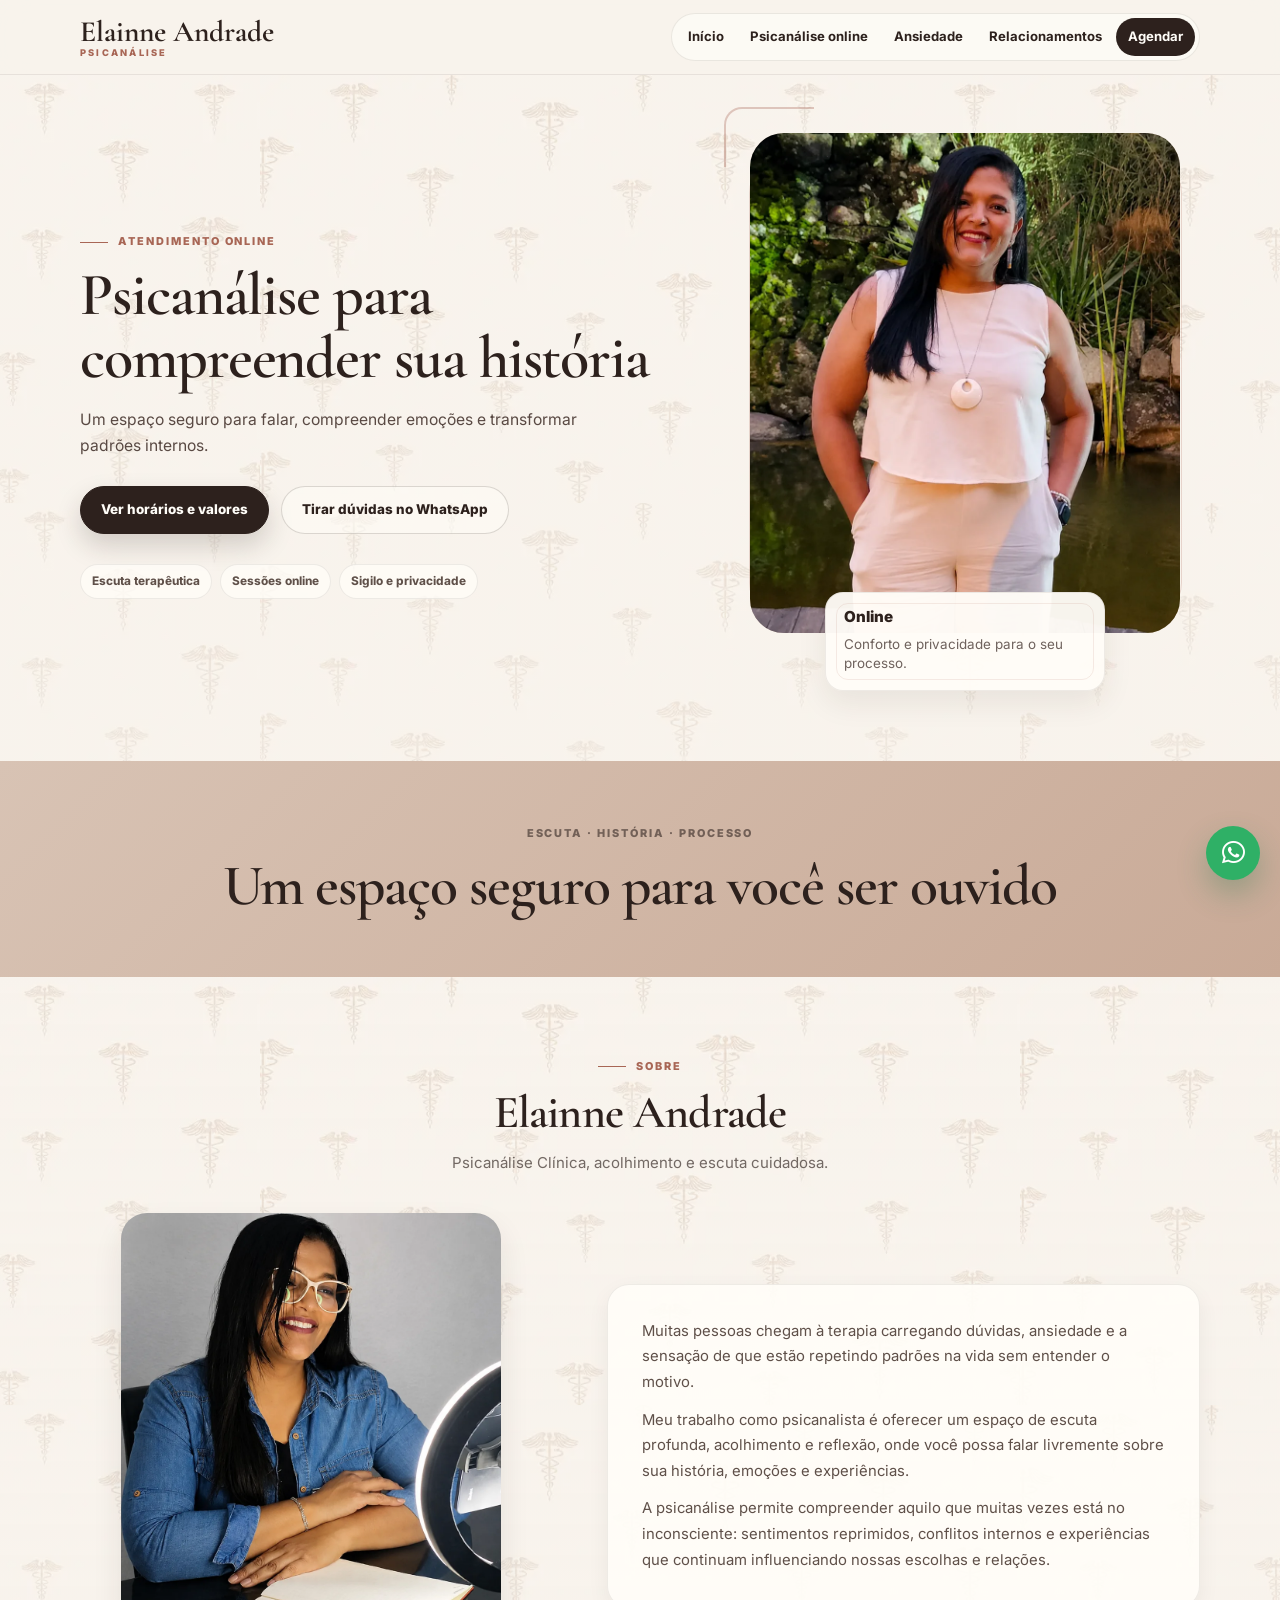
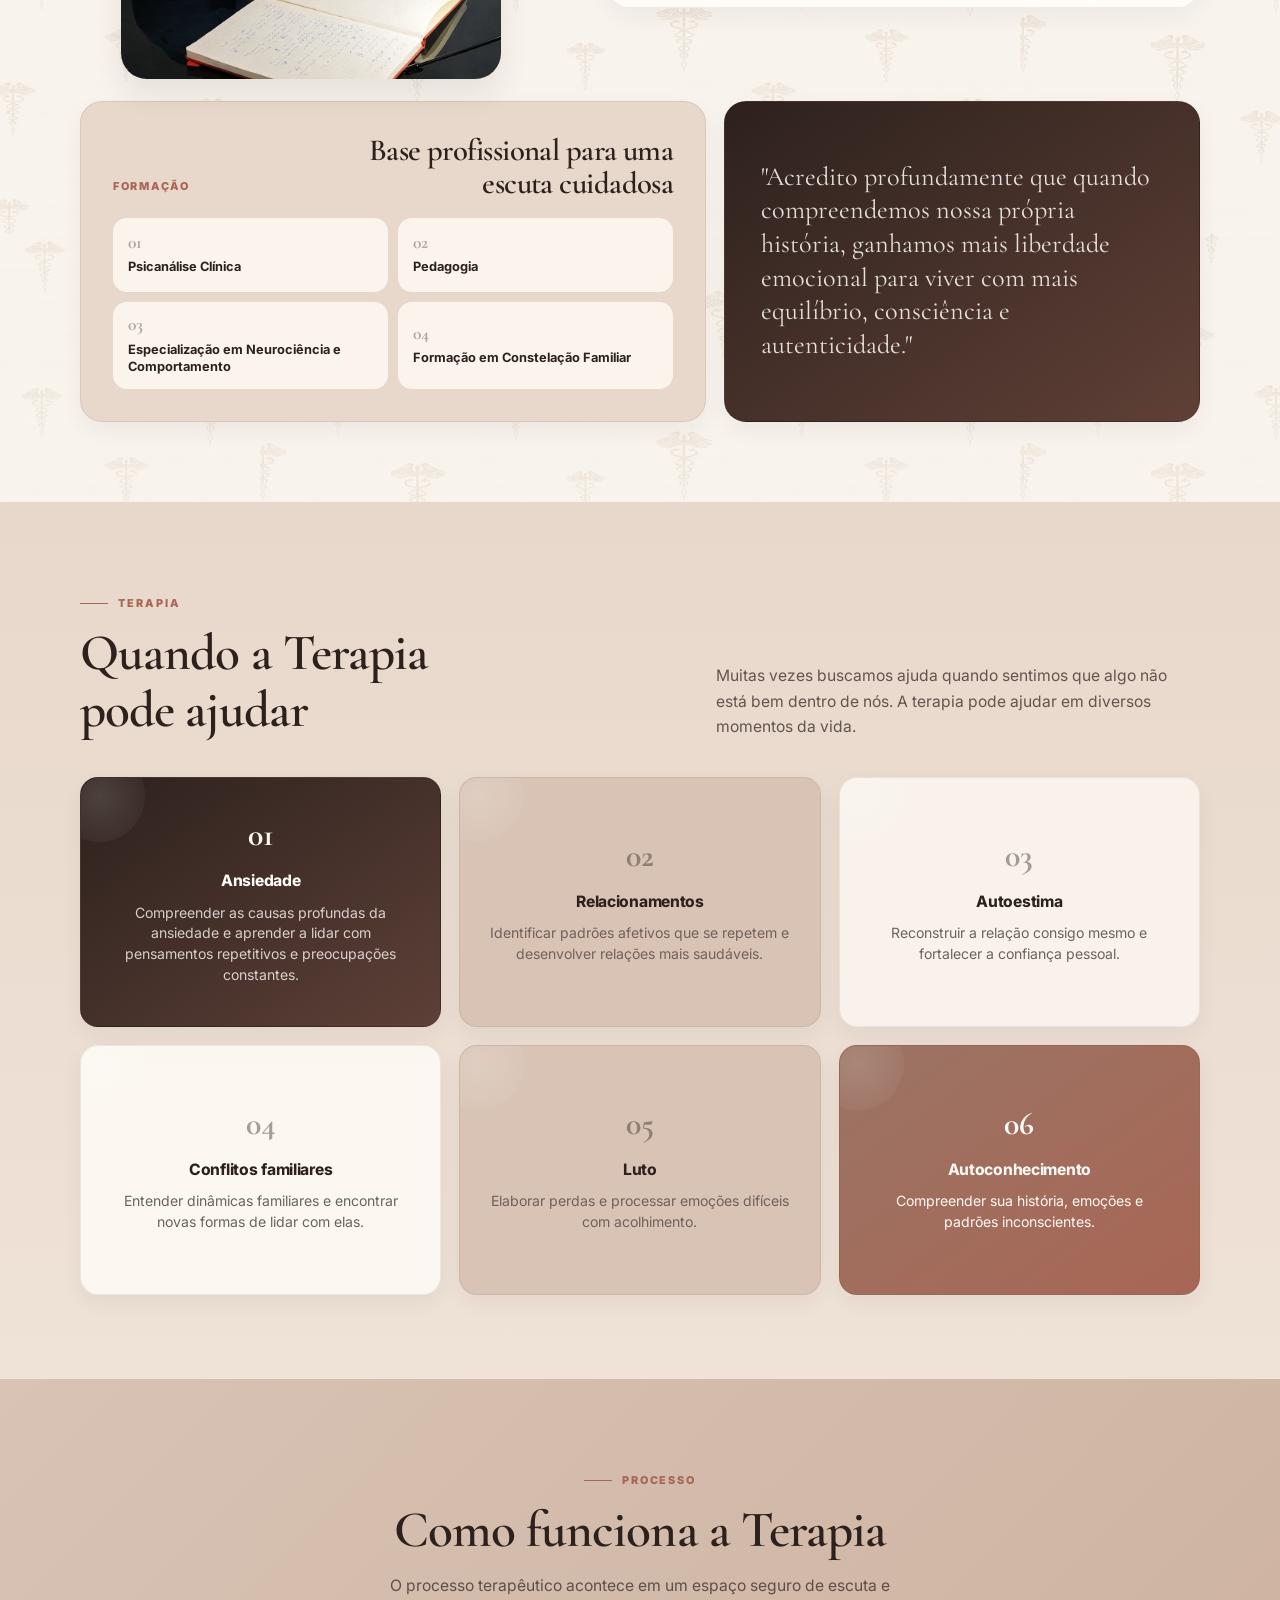
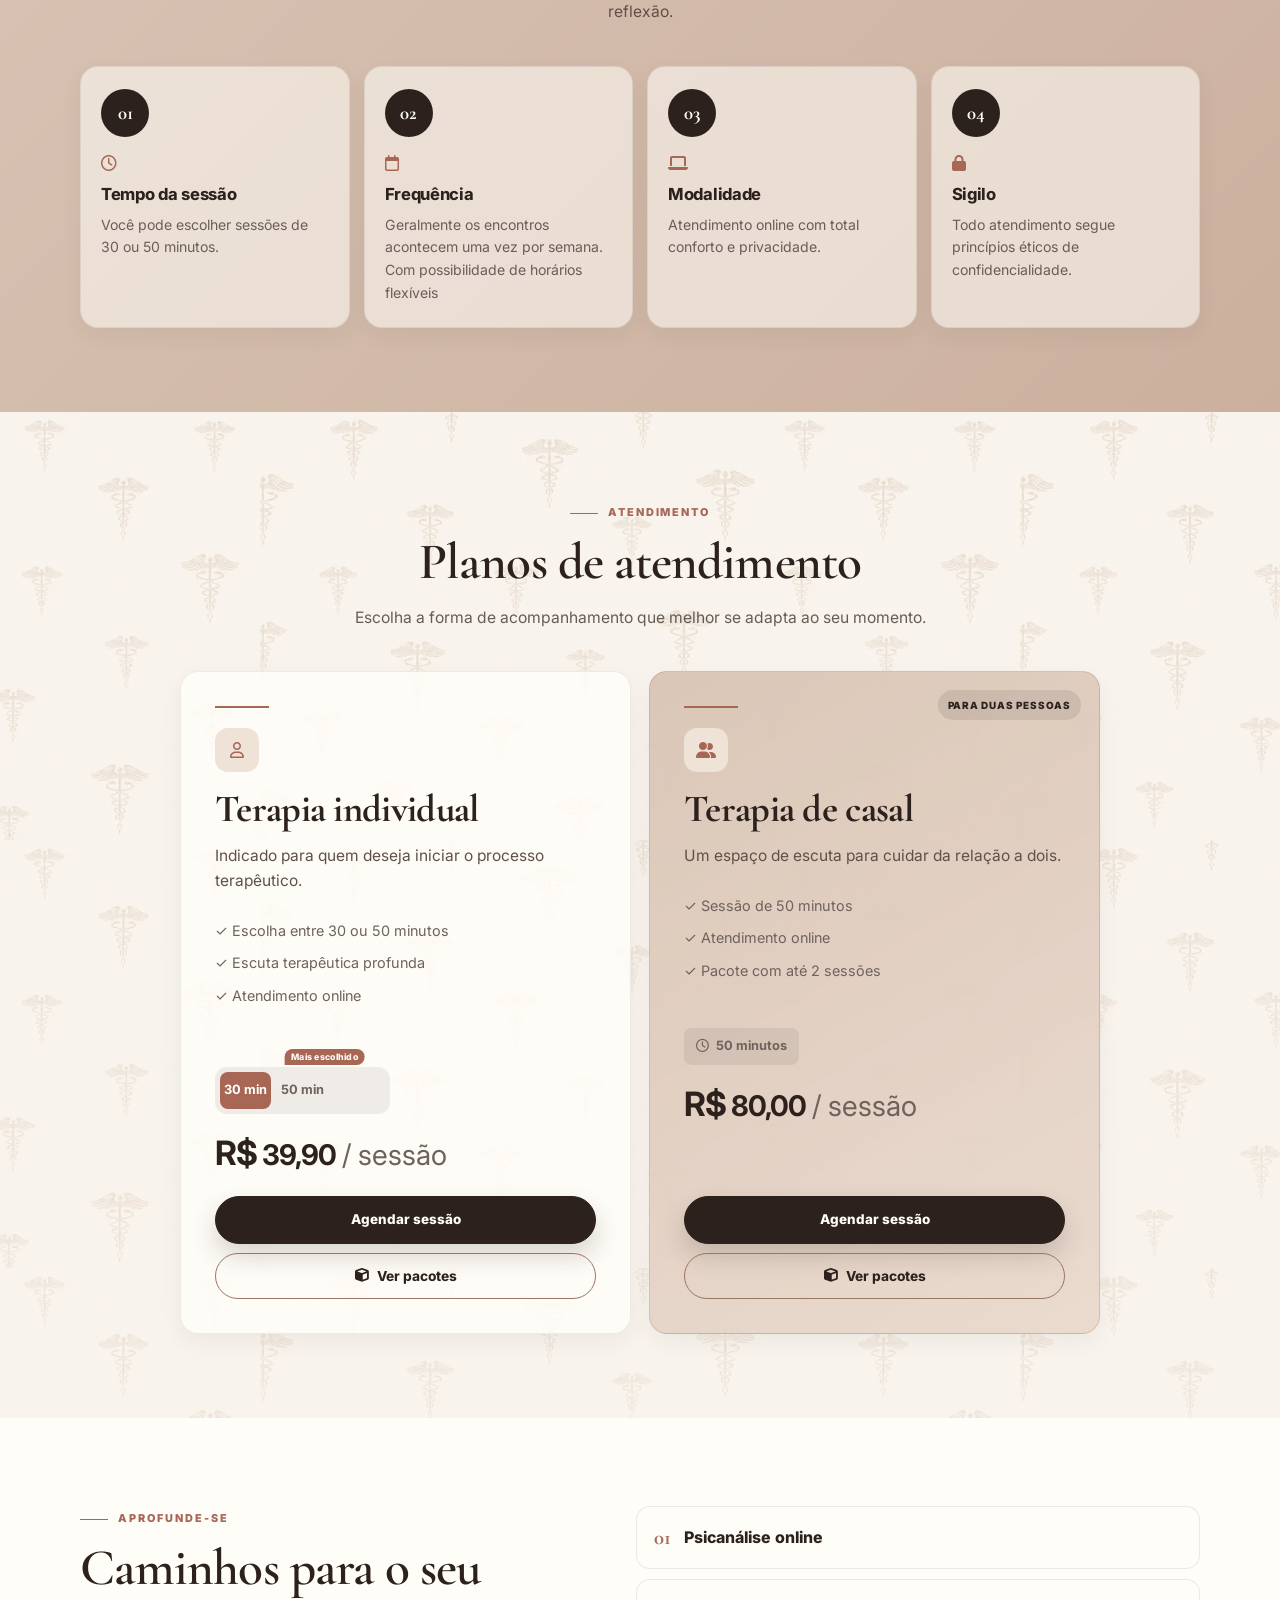
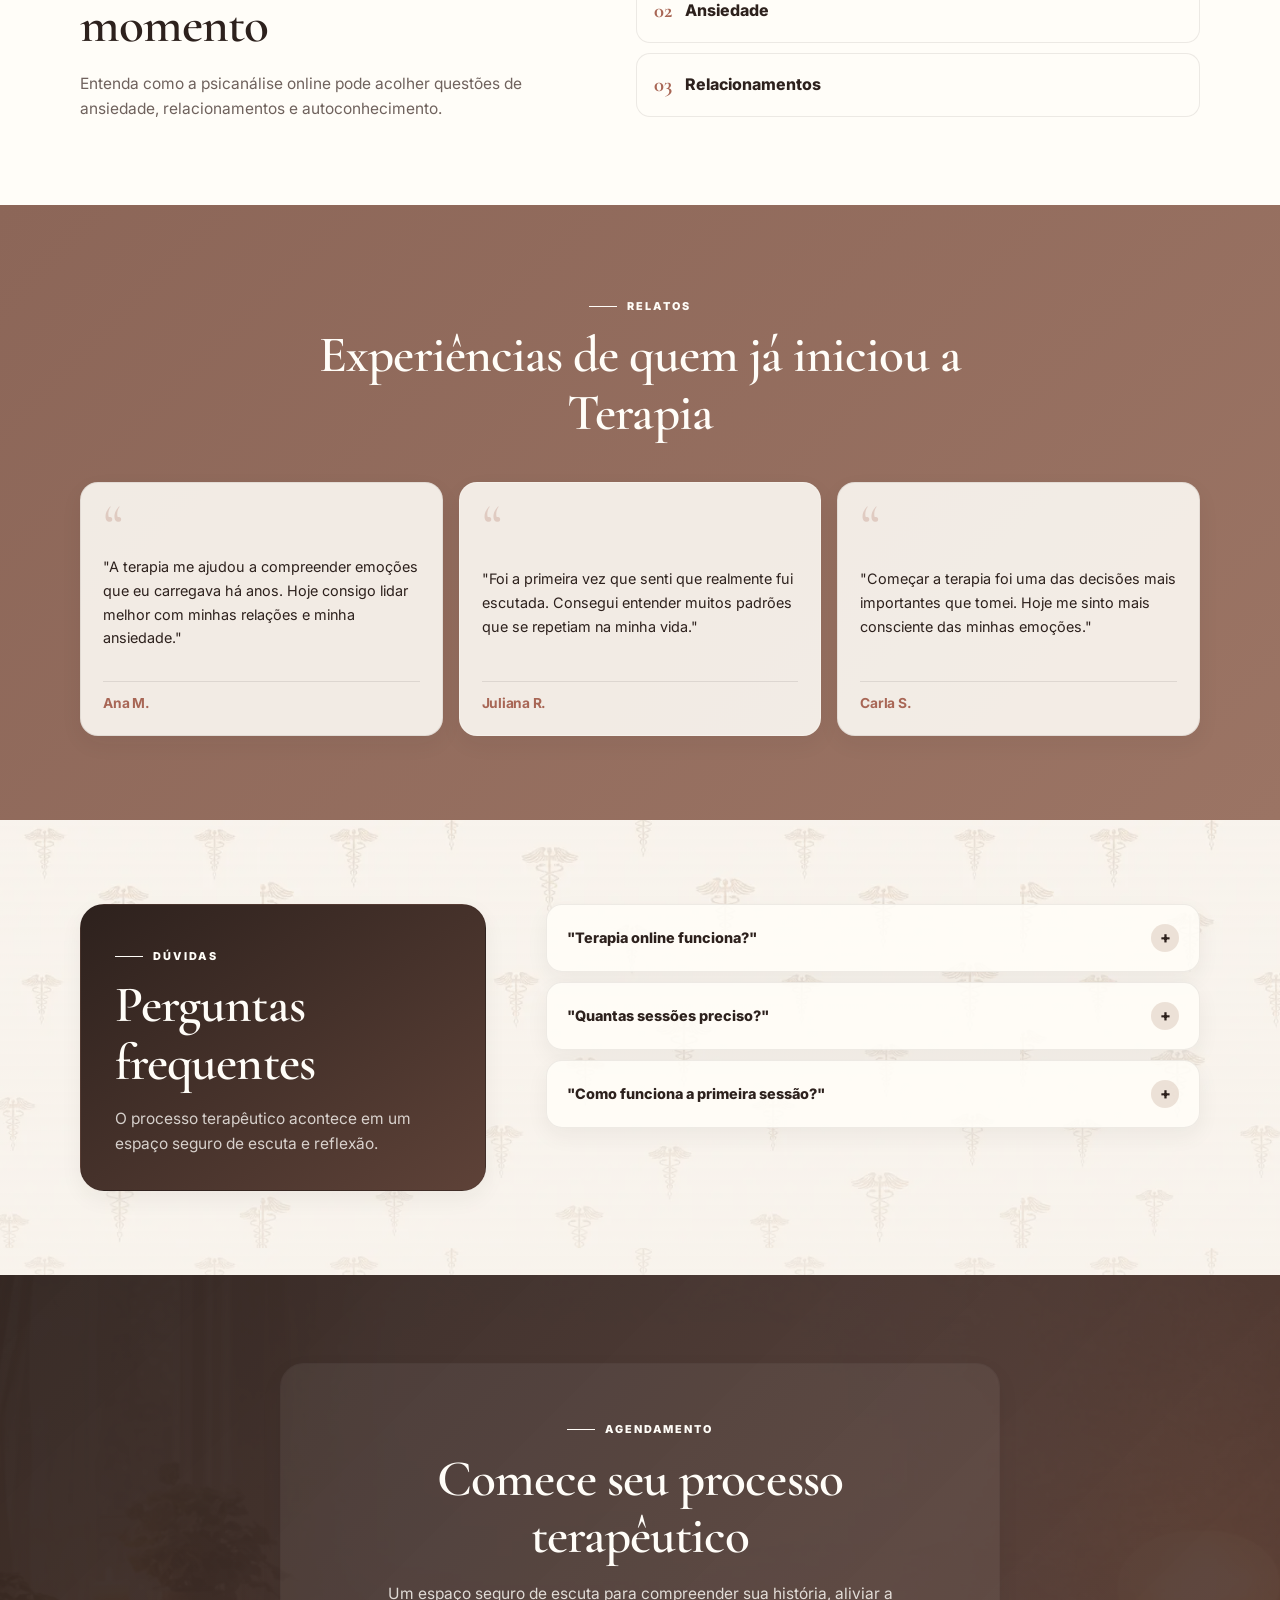
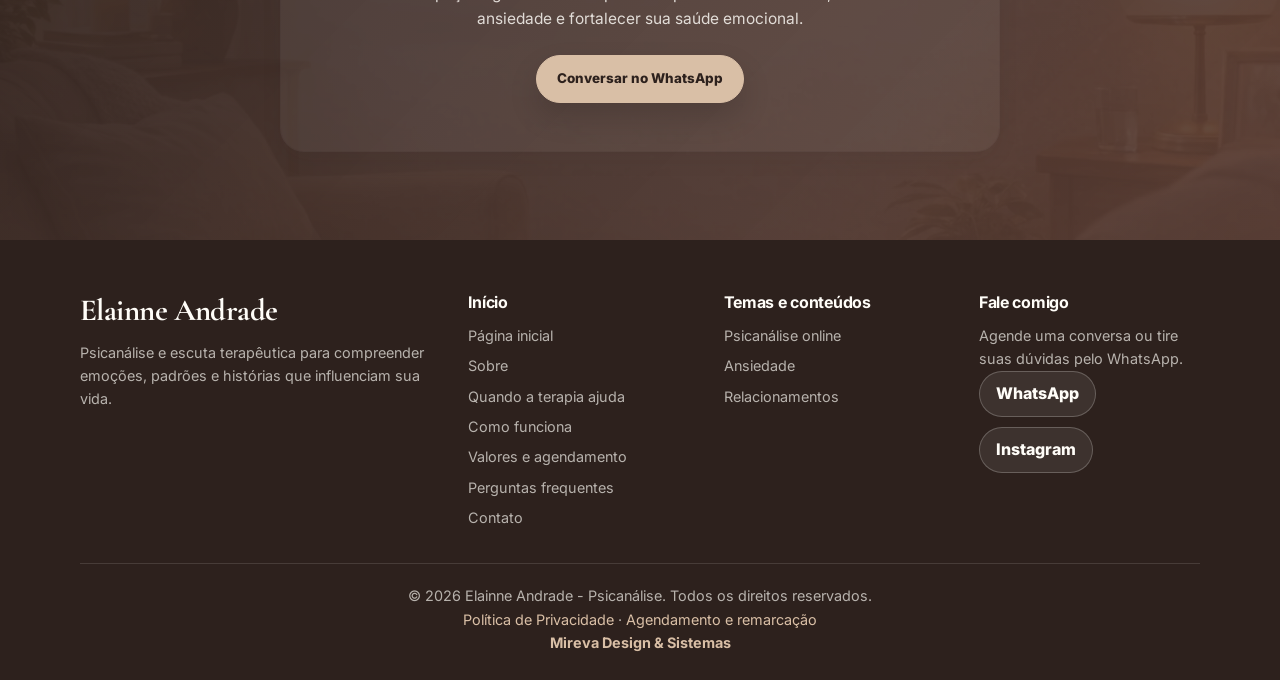
<file: index.html>
<!DOCTYPE html>
<html lang="pt-br">

<head>
  <meta charset="UTF-8">
  <meta name="viewport" content="width=device-width, initial-scale=1.0">

  <meta name="description" content="Psicanalise clinica online com Elainne Andrade. Um espaco de escuta, acolhimento e autoconhecimento para compreender emocoes, relacoes e padroes internos.">
  <meta name="robots" content="index, follow, max-image-preview:large">
  <link rel="canonical" href="https://elainneandradepsi.com.br/">
  <meta property="og:type" content="website">
  <meta property="og:locale" content="pt_BR">
  <meta property="og:site_name" content="Elainne Andrade | Psicanalise">
  <meta property="og:title" content="Elainne Andrade | Psicanalise clinica online">
  <meta property="og:description" content="Um espaco de escuta, acolhimento e autoconhecimento em atendimento online.">
  <meta property="og:url" content="https://elainneandradepsi.com.br/">
  <meta property="og:image" content="https://elainneandradepsi.com.br/img/heroimg.png">
  <meta name="twitter:card" content="summary_large_image">
  <meta name="twitter:title" content="Elainne Andrade | Psicanalise clinica online">
  <meta name="twitter:description" content="Atendimento online com escuta e acolhimento.">
  <meta name="twitter:image" content="https://elainneandradepsi.com.br/img/heroimg.png">

  <title>Elainne Andrade | Psicanálise</title>

  <link rel="preconnect" href="https://fonts.googleapis.com">
  <link rel="preconnect" href="https://fonts.gstatic.com" crossorigin>
  <link href="https://fonts.googleapis.com/css2?family=Cormorant+Garamond:wght@500;600;700&family=Inter:wght@400;500;600;700&display=swap" rel="stylesheet">
  <link rel="stylesheet" href="https://cdnjs.cloudflare.com/ajax/libs/font-awesome/6.5.0/css/all.min.css">
  <link rel="stylesheet" href="style.css">
  <link rel="preload" as="image" href="img/heroimg.webp" type="image/webp" fetchpriority="high">

  <link rel="apple-touch-icon" sizes="180x180" href="img/apple-touch-icon.png">
  <link rel="icon" type="image/png" sizes="32x32" href="img/favicon-32x32.png">
  <link rel="icon" type="image/png" sizes="16x16" href="img/favicon-16x16.png">
  <link rel="shortcut icon" type="image/png" href="img/favicon-32x32.png">

  <script type="application/ld+json">
  {
    "@context": "https://schema.org",
    "@graph": [
      {
        "@type": "Person",
        "@id": "https://elainneandradepsi.com.br/#elainne-andrade",
        "name": "Elainne Andrade",
        "jobTitle": "Psicanalista clinica",
        "description": "Psicanalista clinica com atendimento online e escuta terapeutica.",
        "url": "https://elainneandradepsi.com.br/",
        "image": "https://elainneandradepsi.com.br/img/elainne.png",
        "sameAs": ["https://www.instagram.com/elainneandradepsicanalista"]
      },
      {
        "@type": "ProfessionalService",
        "@id": "https://elainneandradepsi.com.br/#atendimento",
        "name": "Elainne Andrade | Psicanalise",
        "url": "https://elainneandradepsi.com.br/",
        "image": "https://elainneandradepsi.com.br/img/heroimg.png",
        "description": "Atendimento online de psicanalise clinica para adultos, com foco em escuta, autoconhecimento e compreensao de padroes emocionais.",
        "areaServed": { "@type": "Country", "name": "Brasil" },
        "availableLanguage": "pt-BR",
        "provider": { "@id": "https://elainneandradepsi.com.br/#elainne-andrade" },
        "contactPoint": {
          "@type": "ContactPoint",
          "telephone": "+55-11-98987-3469",
          "contactType": "agendamento",
          "availableLanguage": "pt-BR"
        }
      },
      {
        "@type": "WebSite",
        "@id": "https://elainneandradepsi.com.br/#website",
        "url": "https://elainneandradepsi.com.br/",
        "name": "Elainne Andrade | Psicanalise"
      },
      {
        "@type": "FAQPage",
        "@id": "https://elainneandradepsi.com.br/#faq",
        "mainEntity": [
          { "@type": "Question", "name": "Terapia online funciona?", "acceptedAnswer": { "@type": "Answer", "text": "A terapia online oferece um espaco de escuta e reflexao. A qualidade do vinculo e da escuta terapeutica e parte importante do processo." } },
          { "@type": "Question", "name": "Quantas sessoes preciso?", "acceptedAnswer": { "@type": "Answer", "text": "Cada processo e unico. Algumas pessoas buscam apoio pontual e outras iniciam um processo mais profundo de autoconhecimento." } },
          { "@type": "Question", "name": "Como funciona a primeira sessao?", "acceptedAnswer": { "@type": "Answer", "text": "A primeira sessao e um momento de escuta e acolhimento para conversar sobre historia, dificuldades atuais e o que se deseja transformar." } }
        ]
      }
    ]
  }
  </script>

  <!-- Google tag (gtag.js) -->
  <script async src="https://www.googletagmanager.com/gtag/js?id=G-DVMWC11MEJ"></script>
  <script>
    window.dataLayer = window.dataLayer || [];
    function gtag(){dataLayer.push(arguments);}
    gtag('js', new Date());
    gtag('config', 'G-DVMWC11MEJ');
  </script>
</head>

<body>
  <header class="header">
    <div class="container-header">
      <a href="#topo" class="logo" aria-label="Elainne Andrade - início">
        <span>Elainne Andrade</span>
        <small>Psicanálise</small>
      </a>

      <button class="menu-toggle" type="button" aria-label="Abrir menu" aria-expanded="false">
        <span></span>
      </button>

      <nav class="menu" aria-label="Navegação principal">
        <a href="#topo" aria-current="page">Início</a>
        <a href="psicanalise-online/">Psicanálise online</a>
        <a href="ansiedade/">Ansiedade</a>
        <a href="relacionamentos/">Relacionamentos</a>
        <a href="#planos" class="btn-menu">Agendar</a>
      </nav>
    </div>
  </header>

  <main id="topo">
    <section class="hero editorial-pattern" aria-label="Apresentação">
      <div class="hero-noise" aria-hidden="true"></div>

      <div class="hero-grid">
        <div class="hero-copy fade">
          <span class="kicker">Atendimento online</span>

          <h1>Psicanálise para compreender sua história</h1>

          <p>
            Um espaço seguro para falar, compreender emoções
            e transformar padrões internos.
          </p>

          <div class="hero-actions">
            <a href="#planos" class="btn-primary">
              Ver horários e valores
            </a>

            <a href="https://wa.me/5511989873469" class="btn-ghost" target="_blank" rel="noopener">
              Tirar dúvidas no WhatsApp
            </a>
          </div>

          <div class="hero-signals" aria-label="Informações do atendimento">
            <span>Escuta terapêutica</span>
            <span>Sessões online</span>
            <span>Sigilo e privacidade</span>
          </div>
        </div>

        <div class="hero-media fade">
          <div class="portrait-frame">
            <picture><source srcset="img/heroimg.webp" type="image/webp"><img src="img/heroimg.png" alt="Elainne Andrade, psicanalista clínica" fetchpriority="high" decoding="async"></picture>
          </div>

          <div class="hero-photo-cards" aria-label="Destaques do atendimento">
            <div class="floating-card card-bottom">
              <strong>Online</strong>
              <span>Conforto e privacidade para o seu processo.</span>
            </div>
          </div>
        </div>
        </div>
      </div>
    </section>

    <section class="manifesto fade" aria-label="Frase de acolhimento">
      <div class="manifesto-inner">
        <span>Escuta · História · Processo</span>
        <h2>Um espaço seguro para você ser ouvido</h2>
      </div>
    </section>

    <section id="sobre" class="sobre editorial-pattern fade">
      <div class="section-label">Sobre</div>

      <div class="sobre-heading">
        <span class="kicker">Sobre</span>
        <h2>Elainne Andrade</h2>
        <p>Psicanálise Clínica, acolhimento e escuta cuidadosa.</p>
      </div>

      <div class="sobre-stack">
        <div class="sobre-top">
          <aside class="sobre-image-wrap">
            <div class="sobre-image">
              <picture><source srcset="img/elainne.webp" type="image/webp"><img src="img/elainne.png" alt="Elainne Andrade, psicanalista clínica" loading="lazy" decoding="async"></picture>
            </div>
          </aside>

          <div class="copy-block copy-large">
            <p>
              Muitas pessoas chegam à terapia carregando dúvidas, ansiedade e a sensação de que estão repetindo padrões na vida sem entender o motivo.
            </p>

            <p>
              Meu trabalho como psicanalista é oferecer um espaço de escuta profunda, acolhimento e reflexão, onde você possa falar livremente sobre sua história, emoções e experiências.
            </p>

            <p>
              A psicanálise permite compreender aquilo que muitas vezes está no inconsciente: sentimentos reprimidos, conflitos internos e experiências que continuam influenciando nossas escolhas e relações.
            </p>
          </div>
        </div>

        <div class="sobre-bottom">
          <div class="formation-panel">
            <div class="formation-title">
              <span>Formação</span>
              <h2>Base profissional para uma escuta cuidadosa</h2>
            </div>

            <ul class="formation-grid">
              <li>
                <span>01</span>
                <strong>Psicanálise Clínica</strong>
              </li>
              <li>
                <span>02</span>
                <strong>Pedagogia</strong>
              </li>
              <li>
                <span>03</span>
                <strong>Especialização em Neurociência e Comportamento</strong>
              </li>
              <li>
                <span>04</span>
                <strong>Formação em Constelação Familiar</strong>
              </li>
            </ul>
          </div>

          <div class="closing-note">
            <p>
              "Acredito profundamente que quando compreendemos nossa própria história, ganhamos mais liberdade emocional para viver com mais equilíbrio, consciência e autenticidade."
            </p>
          </div>
        </div>
      </div>
    </section>

    <section class="terapia fade" id="terapia">
      <div class="section-heading split-heading">
        <div>
          <span class="kicker">Terapia</span>
          <h2>Quando a Terapia <br>pode ajudar</h2>
        </div>

        <p class="ajuda-subtitulo">
          Muitas vezes buscamos ajuda quando sentimos que algo não está bem
          dentro de nós. A terapia pode ajudar em diversos momentos da vida.
        </p>
      </div>

      <div class="therapy-board">
        <article class="therapy-card tall">
          <span class="number">01</span>
          <div>
            <h3>Ansiedade</h3>
            <p>
              Compreender as causas profundas da ansiedade e aprender a lidar
              com pensamentos repetitivos e preocupações constantes.
            </p>
          </div>
        </article>

        <article class="therapy-card">
          <span class="number">02</span>
          <div>
            <h3>Relacionamentos</h3>
            <p>
              Identificar padrões afetivos que se repetem e desenvolver
              relações mais saudáveis.
            </p>
          </div>
        </article>

        <article class="therapy-card soft">
          <span class="number">03</span>
          <div>
            <h3>Autoestima</h3>
            <p>
              Reconstruir a relação consigo mesmo e fortalecer a
              confiança pessoal.
            </p>
          </div>
        </article>

        <article class="therapy-card wide">
          <span class="number">04</span>
          <div>
            <h3>Conflitos familiares</h3>
            <p>
              Entender dinâmicas familiares e encontrar novas
              formas de lidar com elas.
            </p>
          </div>
        </article>

        <article class="therapy-card">
          <span class="number">05</span>
          <div>
            <h3>Luto</h3>
            <p>
              Elaborar perdas e processar emoções difíceis
              com acolhimento.
            </p>
          </div>
        </article>

        <article class="therapy-card dark">
          <span class="number">06</span>
          <div>
            <h3>Autoconhecimento</h3>
            <p>
              Compreender sua história, emoções e padrões
              inconscientes.
            </p>
          </div>
        </article>
      </div>
    </section>

    <section id="como-funciona" class="funciona fade">
      <div class="journey-heading">
        <span class="kicker">Processo</span>
        <h2>Como funciona a Terapia</h2>
        <p class="section-intro">
          O processo terapêutico acontece em um espaço seguro de escuta e reflexão.
        </p>
      </div>

      <div class="journey-line">
        <article class="journey-item">
          <span>01</span>
          <i class="fa-regular fa-clock"></i>
          <h3>Tempo da sessão</h3>
          <p>Você pode escolher sessões de 30 ou 50 minutos.</p>
        </article>

        <article class="journey-item">
          <span>02</span>
          <i class="fa-regular fa-calendar"></i>
          <h3>Frequência</h3>
          <p>Geralmente os encontros acontecem uma vez por semana. Com possibilidade de horários flexíveis</p>
        </article>

        <article class="journey-item">
          <span>03</span>
          <i class="fa-solid fa-laptop"></i>
          <h3>Modalidade</h3>
          <p>Atendimento online com total conforto e privacidade.</p>
        </article>

        <article class="journey-item">
          <span>04</span>
          <i class="fa-solid fa-lock"></i>
          <h3>Sigilo</h3>
          <p>Todo atendimento segue princípios éticos de confidencialidade.</p>
        </article>
      </div>
    </section>

    <section id="planos" class="planos editorial-pattern fade">
      <div class="section-heading center-heading">
        <span class="kicker">Atendimento</span>
        <h2>Planos de atendimento</h2>
        <p class="section-intro">
          Escolha a forma de acompanhamento que melhor se adapta ao seu momento.
        </p>
      </div>

      <div class="plans-shell plans-mvp">
        <article class="plan-card plan-choice">
          <div class="plan-topline"></div>
          <span class="plan-icon"><i class="fa-regular fa-user"></i></span>
          <h3>Terapia individual</h3>

          <p class="descricao">
            Indicado para quem deseja iniciar o processo terapêutico.
          </p>

          <ul>
            <li>✓ Escolha entre 30 ou 50 minutos</li>
            <li>✓ Escuta terapêutica profunda</li>
            <li>✓ Atendimento online</li>
          </ul>

          <div class="duration-options" aria-label="Duração da sessão individual">
            <button type="button" class="duration active" data-duration="30" data-price="39.90">30 min</button>
            <button type="button" class="duration popular" data-duration="50" data-price="80.00">50 min</button>
          </div>
          <p class="plan-price"><strong>R$ <span class="price-value">39,90</span></strong><span>/ sessão</span></p>
          <a class="btn-primary booking-link" href="agendamento.html" data-booking-type="individual" data-booking-package="false">Agendar sessão</a>
          <a class="btn-outline booking-link" href="agendamento.html" data-booking-type="individual" data-booking-package="true"><i class="fa-solid fa-cube"></i> Ver pacotes</a>
        </article>

        <article class="plan-card featured plan-choice">
          <span class="tag">Para duas pessoas</span>
          <div class="plan-topline"></div>

          <span class="plan-icon"><i class="fa-solid fa-user-group"></i></span>
          <h3>Terapia de casal</h3>

          <p class="descricao">
            Um espaço de escuta para cuidar da relação a dois.
          </p>

          <ul>
            <li>✓ Sessão de 50 minutos</li>
            <li>✓ Atendimento online</li>
            <li>✓ Pacote com até 2 sessões</li>
          </ul>

          <div class="fixed-duration"><i class="fa-regular fa-clock"></i> 50 minutos</div>
          <p class="plan-price"><strong>R$ <span class="price-value">80,00</span></strong><span>/ sessão</span></p>
          <a class="btn-primary booking-link" href="agendamento.html" data-booking-type="casal" data-booking-package="false">Agendar sessão</a>
          <a class="btn-outline booking-link" href="agendamento.html" data-booking-type="casal" data-booking-package="true"><i class="fa-solid fa-cube"></i> Ver pacotes</a>
        </article>
      </div>
    </section>

    <section class="explore editorial-pattern fade" aria-labelledby="explore-title">
      <div class="explore-inner">
        <div>
          <span class="kicker">Aprofunde-se</span>
          <h2 id="explore-title">Caminhos para o seu momento</h2>
          <p>Entenda como a psicanálise online pode acolher questões de ansiedade, relacionamentos e autoconhecimento.</p>
        </div>
        <div class="explore-links">
          <a href="psicanalise-online/"><span>01</span> Psicanálise online</a>
          <a href="ansiedade/"><span>02</span> Ansiedade</a>
          <a href="relacionamentos/"><span>03</span> Relacionamentos</a>
        </div>
      </div>
    </section>

    <section class="depoimentos fade" aria-label="Experiências de quem já iniciou a Terapia">
      <div class="depo-heading">
        <span class="kicker">Relatos</span>
        <h2>Experiências de quem já iniciou a Terapia</h2>
      </div>

      <div class="depo-grid">
        <article class="depo-card">
          <span class="quote">“</span>
          <p>
            "A terapia me ajudou a compreender emoções que eu carregava há anos.
            Hoje consigo lidar melhor com minhas relações e minha ansiedade."
          </p>
          <h4>Ana M.</h4>
        </article>

        <article class="depo-card middle">
          <span class="quote">“</span>
          <p>
            "Foi a primeira vez que senti que realmente fui escutada.
            Consegui entender muitos padrões que se repetiam na minha vida."
          </p>
          <h4>Juliana R.</h4>
        </article>

        <article class="depo-card">
          <span class="quote">“</span>
          <p>
            "Começar a terapia foi uma das decisões mais importantes que tomei.
            Hoje me sinto mais consciente das minhas emoções."
          </p>
          <h4>Carla S.</h4>
        </article>
      </div>
    </section>

    <section class="faq editorial-pattern fade" id="faq">
      <div class="faq-layout">
        <div class="faq-intro">
          <span class="kicker">Dúvidas</span>
          <h2>Perguntas frequentes</h2>
          <p>
            O processo terapêutico acontece em um espaço seguro de escuta e reflexão.
          </p>
        </div>

        <div class="faq-grid">
          <div class="faq-card">
            <button class="faq-question" type="button" aria-expanded="false">
              "Terapia online funciona?"
            </button>
            <div class="faq-answer">
              Sim. Estudos mostram que a terapia online possui eficácia semelhante ao atendimento presencial.
              O mais importante é a qualidade da escuta terapêutica e o vínculo criado no processo.
            </div>
          </div>

          <div class="faq-card">
            <button class="faq-question" type="button" aria-expanded="false">
              "Quantas sessões preciso?"
            </button>
            <div class="faq-answer">
              Cada processo terapêutico é único. Algumas pessoas buscam apoio pontual e outras iniciam um processo mais profundo de autoconhecimento.
            </div>
          </div>

          <div class="faq-card">
            <button class="faq-question" type="button" aria-expanded="false">
              "Como funciona a primeira sessão?"
            </button>
            <div class="faq-answer">
              A primeira sessão é um momento de escuta e acolhimento. Conversamos sobre sua história, suas dificuldades atuais e o que você deseja transformar.
            </div>
          </div>
        </div>
      </div>
    </section>

    <section id="contato" class="contato fade">
      <div class="contato-inner">
        <span class="kicker">Agendamento</span>
        <h2>Comece seu processo terapêutico</h2>

        <p>
          Um espaço seguro de escuta para compreender sua história,
          aliviar a ansiedade e fortalecer sua saúde emocional.
        </p>

        <a href="https://wa.me/5511989873469" class="btn-light" target="_blank" rel="noopener">
          Conversar no WhatsApp
        </a>
      </div>
    </section>
  </main>

  <footer class="footer">
    <div class="footer-container">
      <div class="footer-col footer-brand">
        <h3>Elainne Andrade</h3>
        <p>
          Psicanálise e escuta terapêutica para compreender emoções,
          padrões e histórias que influenciam sua vida.
        </p>
      </div>

      <div class="footer-col">
        <h4>Início</h4>
        <ul>
          <li><a href="#topo">Página inicial</a></li>
          <li><a href="#sobre">Sobre</a></li>
          <li><a href="#terapia">Quando a terapia ajuda</a></li>
          <li><a href="#como-funciona">Como funciona</a></li>
          <li><a href="#planos">Valores e agendamento</a></li>
          <li><a href="#faq">Perguntas frequentes</a></li>
          <li><a href="#contato">Contato</a></li>
        </ul>
      </div>

      <div class="footer-col">
        <h4>Temas e conteúdos</h4>
        <ul>
          <li><a href="psicanalise-online/">Psicanálise online</a></li>
          <li><a href="ansiedade/">Ansiedade</a></li>
          <li><a href="relacionamentos/">Relacionamentos</a></li>
        </ul>
      </div>

      <div class="footer-col">
        <h4>Fale comigo</h4>

        <p>Agende uma conversa ou tire suas dúvidas pelo WhatsApp.</p>

        <a href="https://wa.me/5511989873469" target="_blank" rel="noopener" class="instagram-link">WhatsApp</a>

        <a
          href="https://www.instagram.com/elainneandradepsicanalista?igsh=MXZ6ejdtMHZ6Zzd1Zg=="
          target="_blank"
          rel="noopener"
          class="instagram-link">
          Instagram
        </a>
      </div>
    </div>

    <div class="footer-bottom">
      © 2026 Elainne Andrade - Psicanálise. Todos os direitos reservados. <br>
      <a href="politica-de-privacidade/">Política de Privacidade</a> · <a href="agendamento-e-remarcacao/">Agendamento e remarcação</a><br>
      <a href="https://mirevadesign.com.br"><Strong>Mireva Design & Sistemas</Strong></a>
    </div>
  </footer>

  <a href="https://wa.me/5511989873469" class="whatsapp" target="_blank" rel="noopener" aria-label="Conversar no WhatsApp">
    <i class="fa-brands fa-whatsapp" aria-hidden="true"></i>
  </a>

  <script src="pricing.js" defer></script>
  <script src="script.js" defer></script>
</body>

</html>
</file>
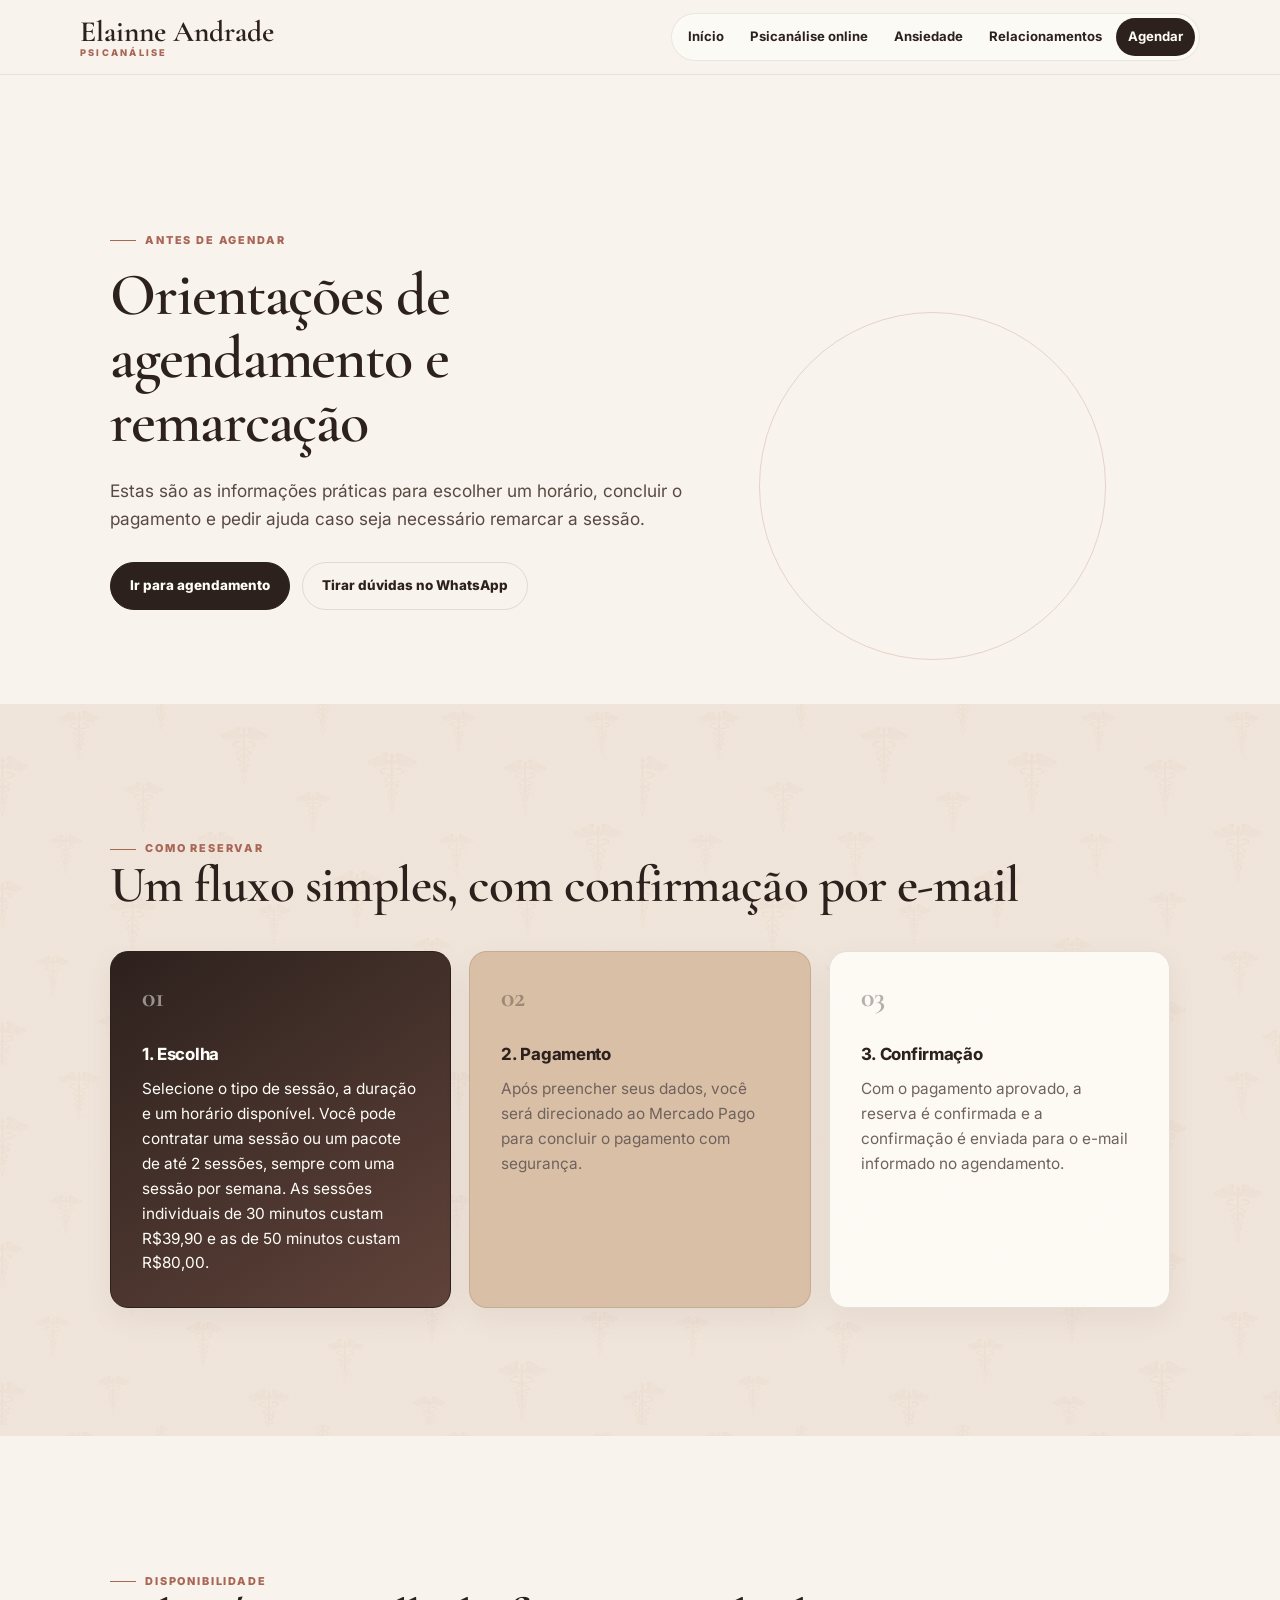
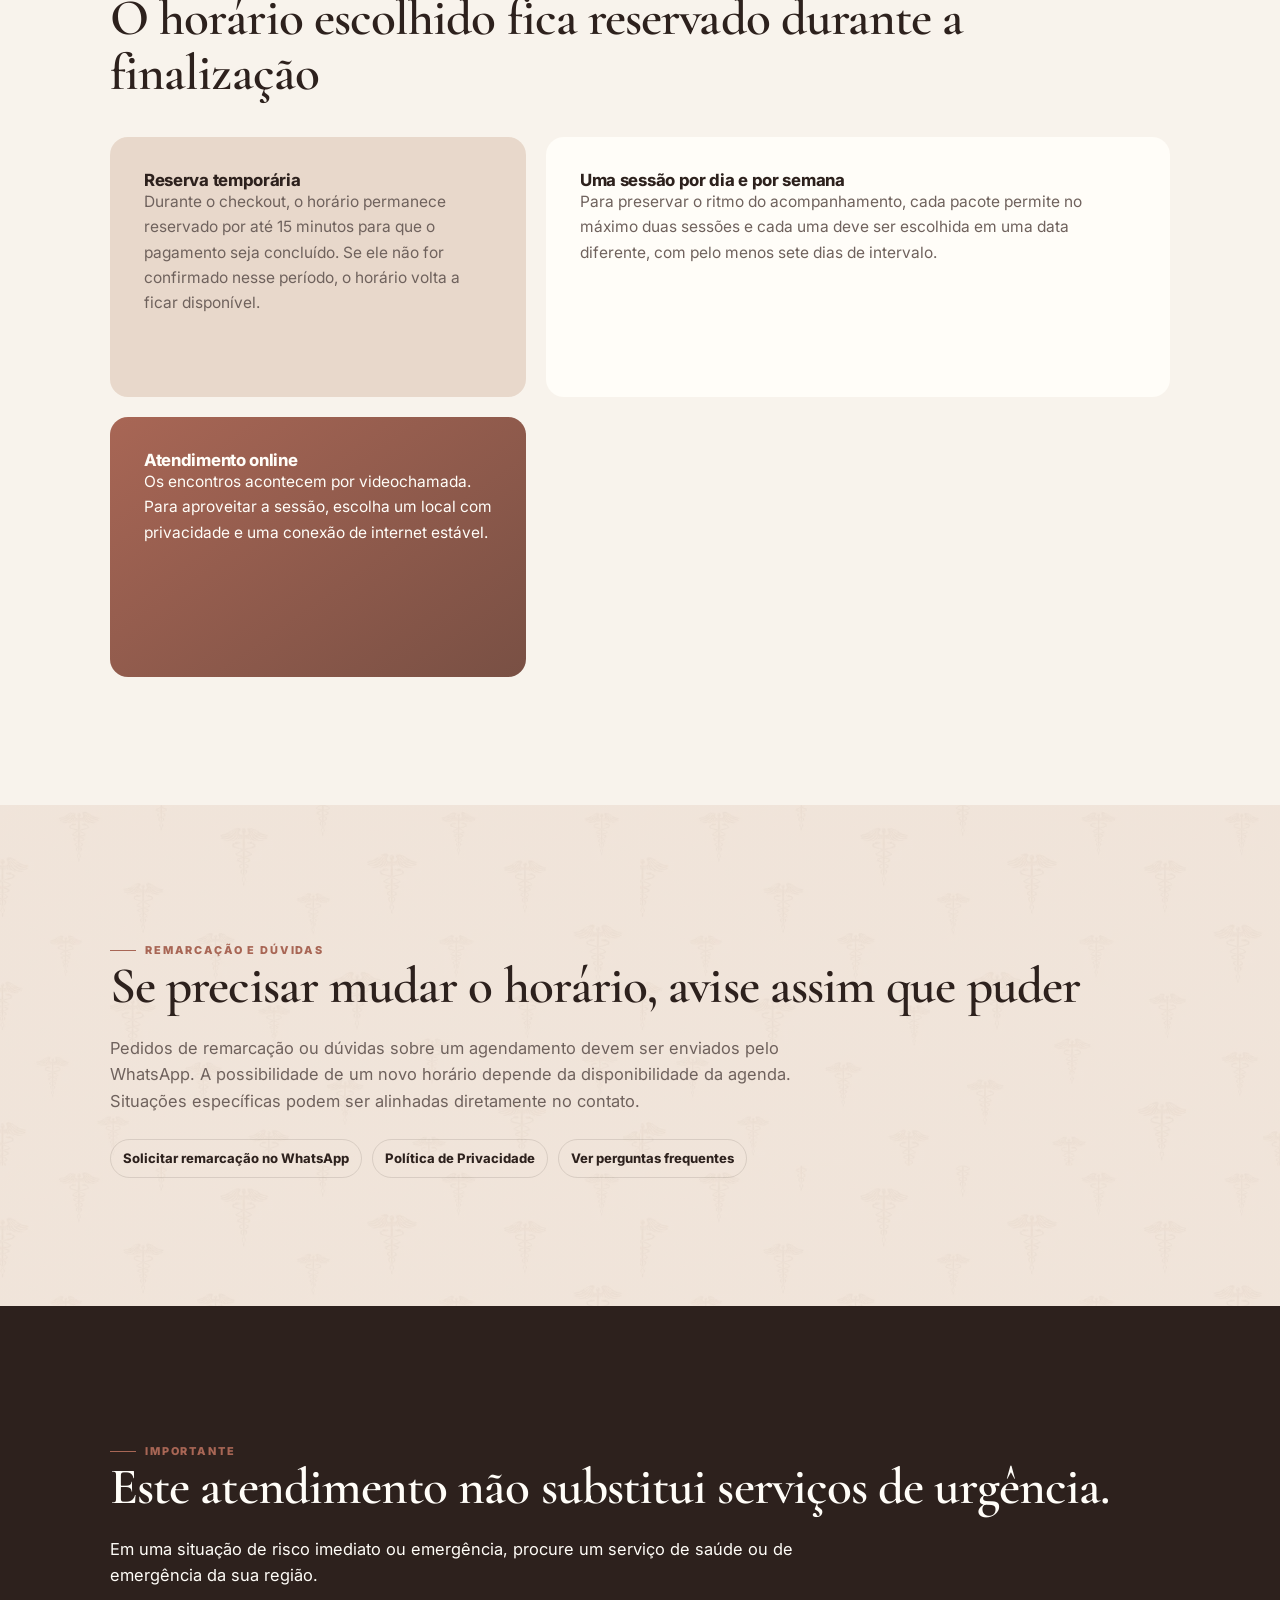
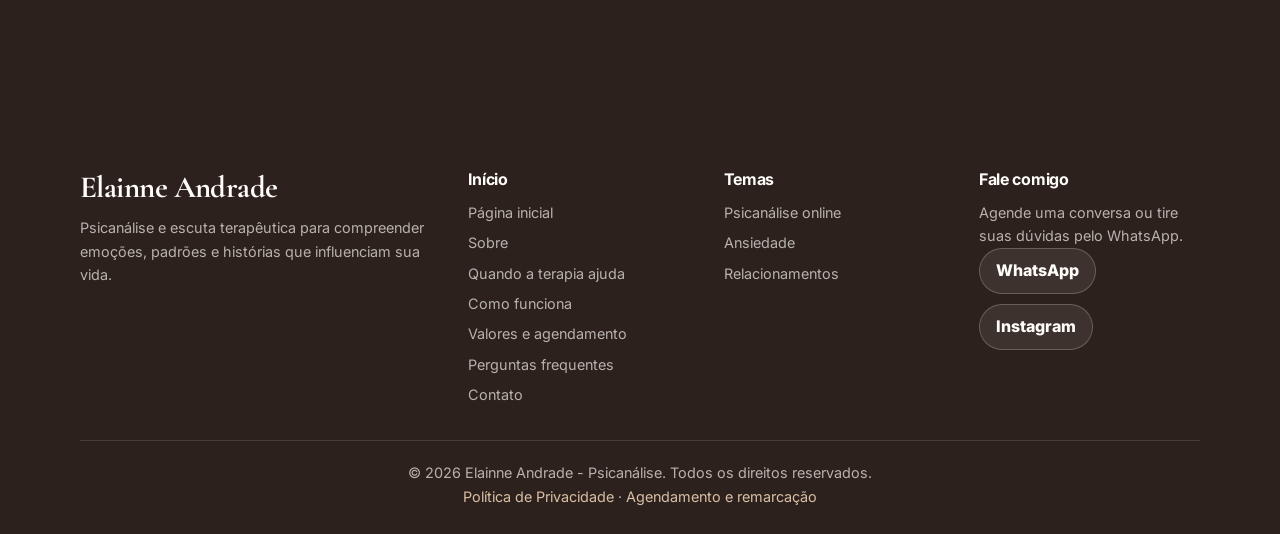
<file: agendamento-e-remarcacao/index.html>
<!doctype html>
<html lang="pt-BR">
<head>
  <meta charset="UTF-8">
  <meta name="viewport" content="width=device-width, initial-scale=1.0">
  <title>Agendamento e Remarcação | Elainne Andrade</title>
  <meta name="description" content="Orientações para agendar, confirmar ou solicitar remarcação de atendimento com Elainne Andrade.">
  <meta name="robots" content="noindex, follow">
  <link rel="canonical" href="https://elainneandradepsi.com.br/agendamento-e-remarcacao/">
  <link rel="icon" type="image/png" href="../img/favicon-32x32.png">
  <link rel="preconnect" href="https://fonts.googleapis.com"><link rel="preconnect" href="https://fonts.gstatic.com" crossorigin>
  <link href="https://fonts.googleapis.com/css2?family=Cormorant+Garamond:wght@500;600;700&family=Inter:wght@400;500;600;700&display=swap" rel="stylesheet">
  <link rel="stylesheet" href="../style.css"><link rel="stylesheet" href="../pages.css">
  <!-- Google tag (gtag.js) -->
  <script async src="https://www.googletagmanager.com/gtag/js?id=G-DVMWC11MEJ"></script>
  <script>window.dataLayer = window.dataLayer || []; function gtag(){dataLayer.push(arguments);} gtag('js', new Date()); gtag('config', 'G-DVMWC11MEJ');</script>
</head>
<body>
  <header class="header"><div class="container-header"><a href="../" class="logo" aria-label="Elainne Andrade - início"><span>Elainne Andrade</span><small>Psicanálise</small></a><button class="menu-toggle" type="button" aria-label="Abrir menu" aria-expanded="false"><span></span></button><nav class="menu" aria-label="Navegação principal"><a href="../">Início</a><a href="../psicanalise-online/">Psicanálise online</a><a href="../ansiedade/">Ansiedade</a><a href="../relacionamentos/">Relacionamentos</a><a class="btn-menu" href="../agendamento.html">Agendar</a></nav></div></header>
  <main>
    <section class="page-hero page-hero--single"><div class="hero-copy"><span class="eyebrow">Antes de agendar</span><h1>Orientações de agendamento e remarcação</h1><p>Estas são as informações práticas para escolher um horário, concluir o pagamento e pedir ajuda caso seja necessário remarcar a sessão.</p><div class="button-row"><a class="button" href="../agendamento.html">Ir para agendamento</a><a class="button button--secondary" href="https://wa.me/5511989873469" target="_blank" rel="noopener">Tirar dúvidas no WhatsApp</a></div></div></section>
    <section class="page-section page-section--tint"><span class="eyebrow">Como reservar</span><h2>Um fluxo simples, com confirmação por e-mail</h2><div class="card-grid"><article class="card"><h3>1. Escolha</h3><p>Selecione o tipo de sessão, a duração e um horário disponível. Você pode contratar uma sessão ou um pacote de até 2 sessões, sempre com uma sessão por semana. As sessões individuais de 30 minutos custam R$39,90 e as de 50 minutos custam R$80,00.</p></article><article class="card"><h3>2. Pagamento</h3><p>Após preencher seus dados, você será direcionado ao Mercado Pago para concluir o pagamento com segurança.</p></article><article class="card"><h3>3. Confirmação</h3><p>Com o pagamento aprovado, a reserva é confirmada e a confirmação é enviada para o e-mail informado no agendamento.</p></article></div></section>
    <section class="page-section"><span class="eyebrow">Disponibilidade</span><h2>O horário escolhido fica reservado durante a finalização</h2><div class="info-grid"><div class="info-panel"><h3>Reserva temporária</h3><p>Durante o checkout, o horário permanece reservado por até 15 minutos para que o pagamento seja concluído. Se ele não for confirmado nesse período, o horário volta a ficar disponível.</p></div><div class="info-panel"><h3>Uma sessão por dia e por semana</h3><p>Para preservar o ritmo do acompanhamento, cada pacote permite no máximo duas sessões e cada uma deve ser escolhida em uma data diferente, com pelo menos sete dias de intervalo.</p></div><div class="info-panel"><h3>Atendimento online</h3><p>Os encontros acontecem por videochamada. Para aproveitar a sessão, escolha um local com privacidade e uma conexão de internet estável.</p></div></div></section>
    <section class="page-section page-section--tint"><span class="eyebrow">Remarcação e dúvidas</span><h2>Se precisar mudar o horário, avise assim que puder</h2><p class="section-lead">Pedidos de remarcação ou dúvidas sobre um agendamento devem ser enviados pelo WhatsApp. A possibilidade de um novo horário depende da disponibilidade da agenda. Situações específicas podem ser alinhadas diretamente no contato.</p><div class="inline-links"><a href="https://wa.me/5511989873469" target="_blank" rel="noopener">Solicitar remarcação no WhatsApp</a><a href="../politica-de-privacidade/">Política de Privacidade</a><a href="../#faq">Ver perguntas frequentes</a></div></section>
    <section class="page-section page-section--dark"><span class="eyebrow">Importante</span><h2>Este atendimento não substitui serviços de urgência.</h2><p class="section-lead">Em uma situação de risco imediato ou emergência, procure um serviço de saúde ou de emergência da sua região.</p></section>
  </main>
  <footer class="footer"><div class="footer-container"><div class="footer-col footer-brand"><h3>Elainne Andrade</h3><p>Psicanálise e escuta terapêutica para compreender emoções, padrões e histórias que influenciam sua vida.</p></div><div class="footer-col"><h4>Início</h4><ul><li><a href="../">Página inicial</a></li><li><a href="../#sobre">Sobre</a></li><li><a href="../#terapia">Quando a terapia ajuda</a></li><li><a href="../#como-funciona">Como funciona</a></li><li><a href="../#planos">Valores e agendamento</a></li><li><a href="../#faq">Perguntas frequentes</a></li><li><a href="../#contato">Contato</a></li></ul></div><div class="footer-col"><h4>Temas</h4><ul><li><a href="../psicanalise-online/">Psicanálise online</a></li><li><a href="../ansiedade/">Ansiedade</a></li><li><a href="../relacionamentos/">Relacionamentos</a></li></ul></div><div class="footer-col"><h4>Fale comigo</h4><p>Agende uma conversa ou tire suas dúvidas pelo WhatsApp.</p><a href="https://wa.me/5511989873469" target="_blank" rel="noopener" class="instagram-link">WhatsApp</a><a href="https://www.instagram.com/elainneandradepsicanalista?igsh=MXZ6ejdtMHZ6Zzd1Zg==" target="_blank" rel="noopener" class="instagram-link">Instagram</a></div></div><div class="footer-bottom">© 2026 Elainne Andrade - Psicanálise. Todos os direitos reservados.<br><a href="../politica-de-privacidade/">Política de Privacidade</a> · <a href="./">Agendamento e remarcação</a></div></footer><script src="../site-navigation.js" defer></script>
</body>
</html>
</file>
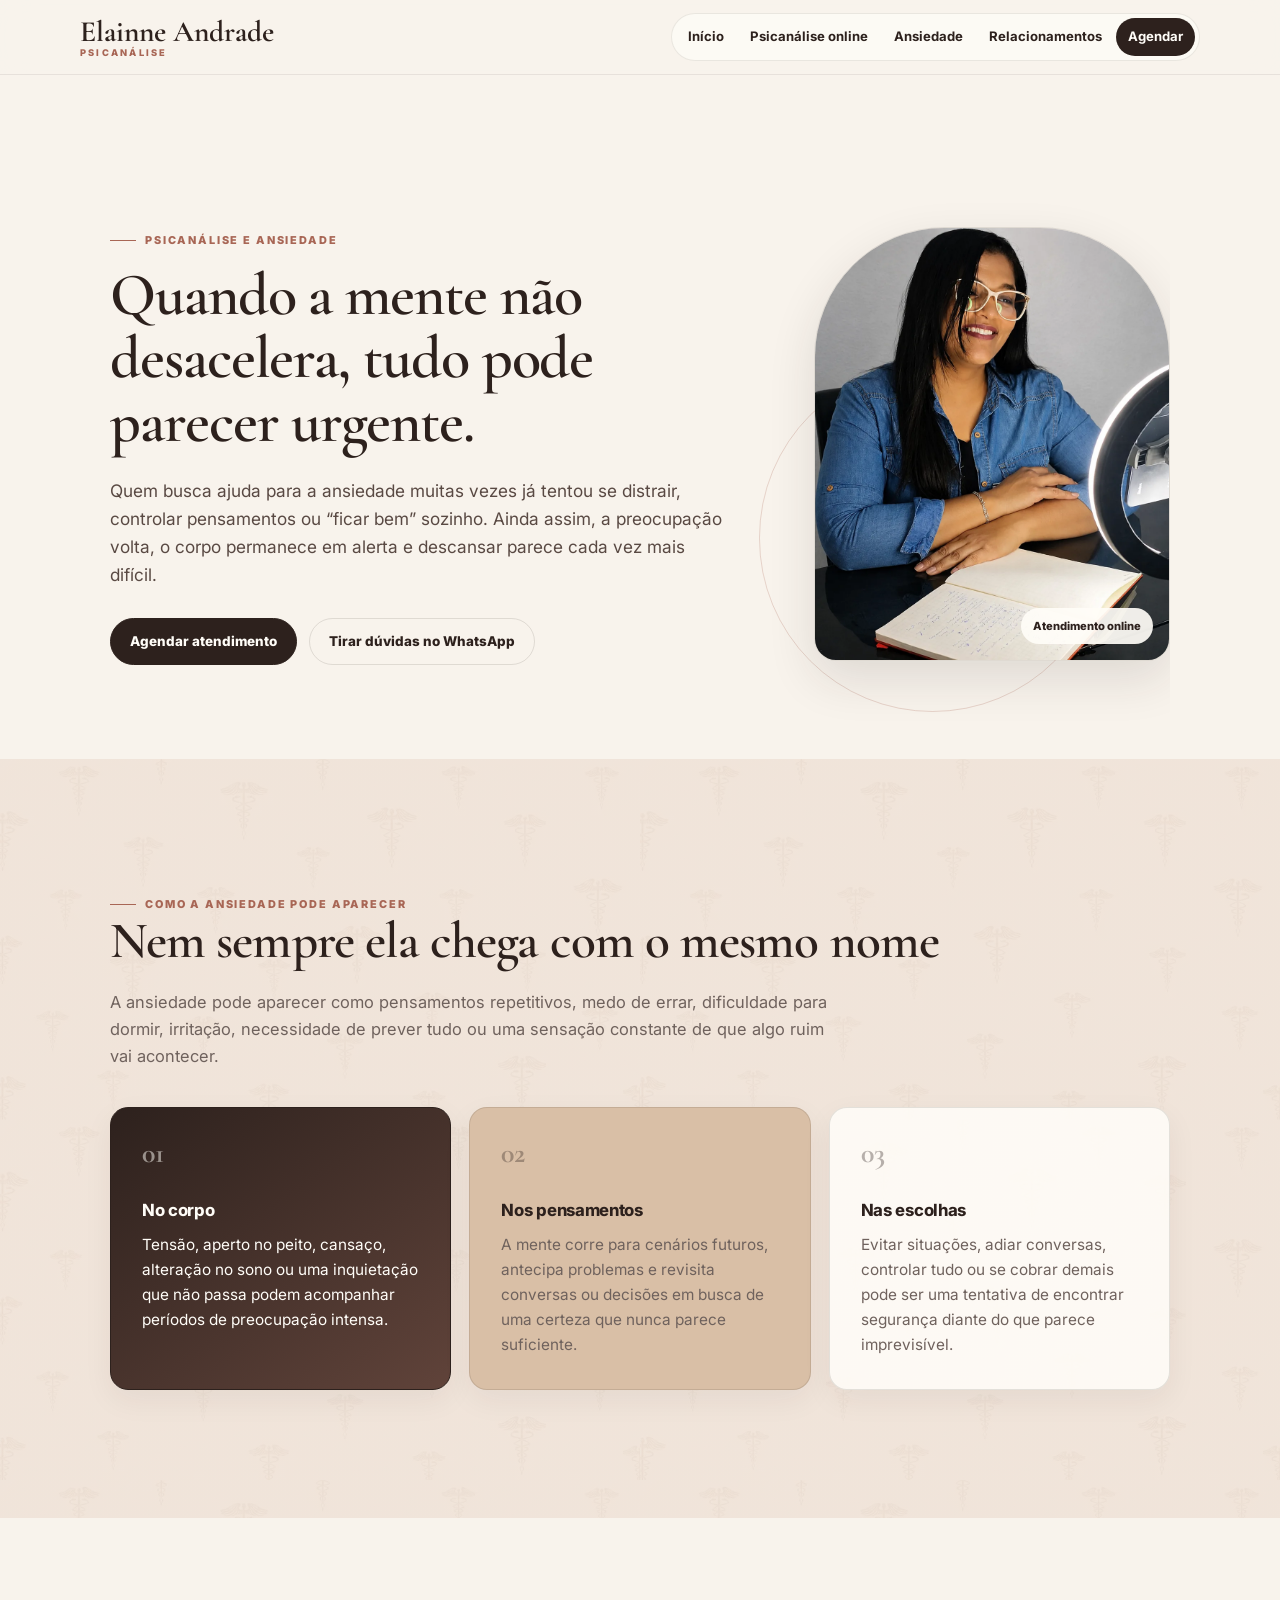
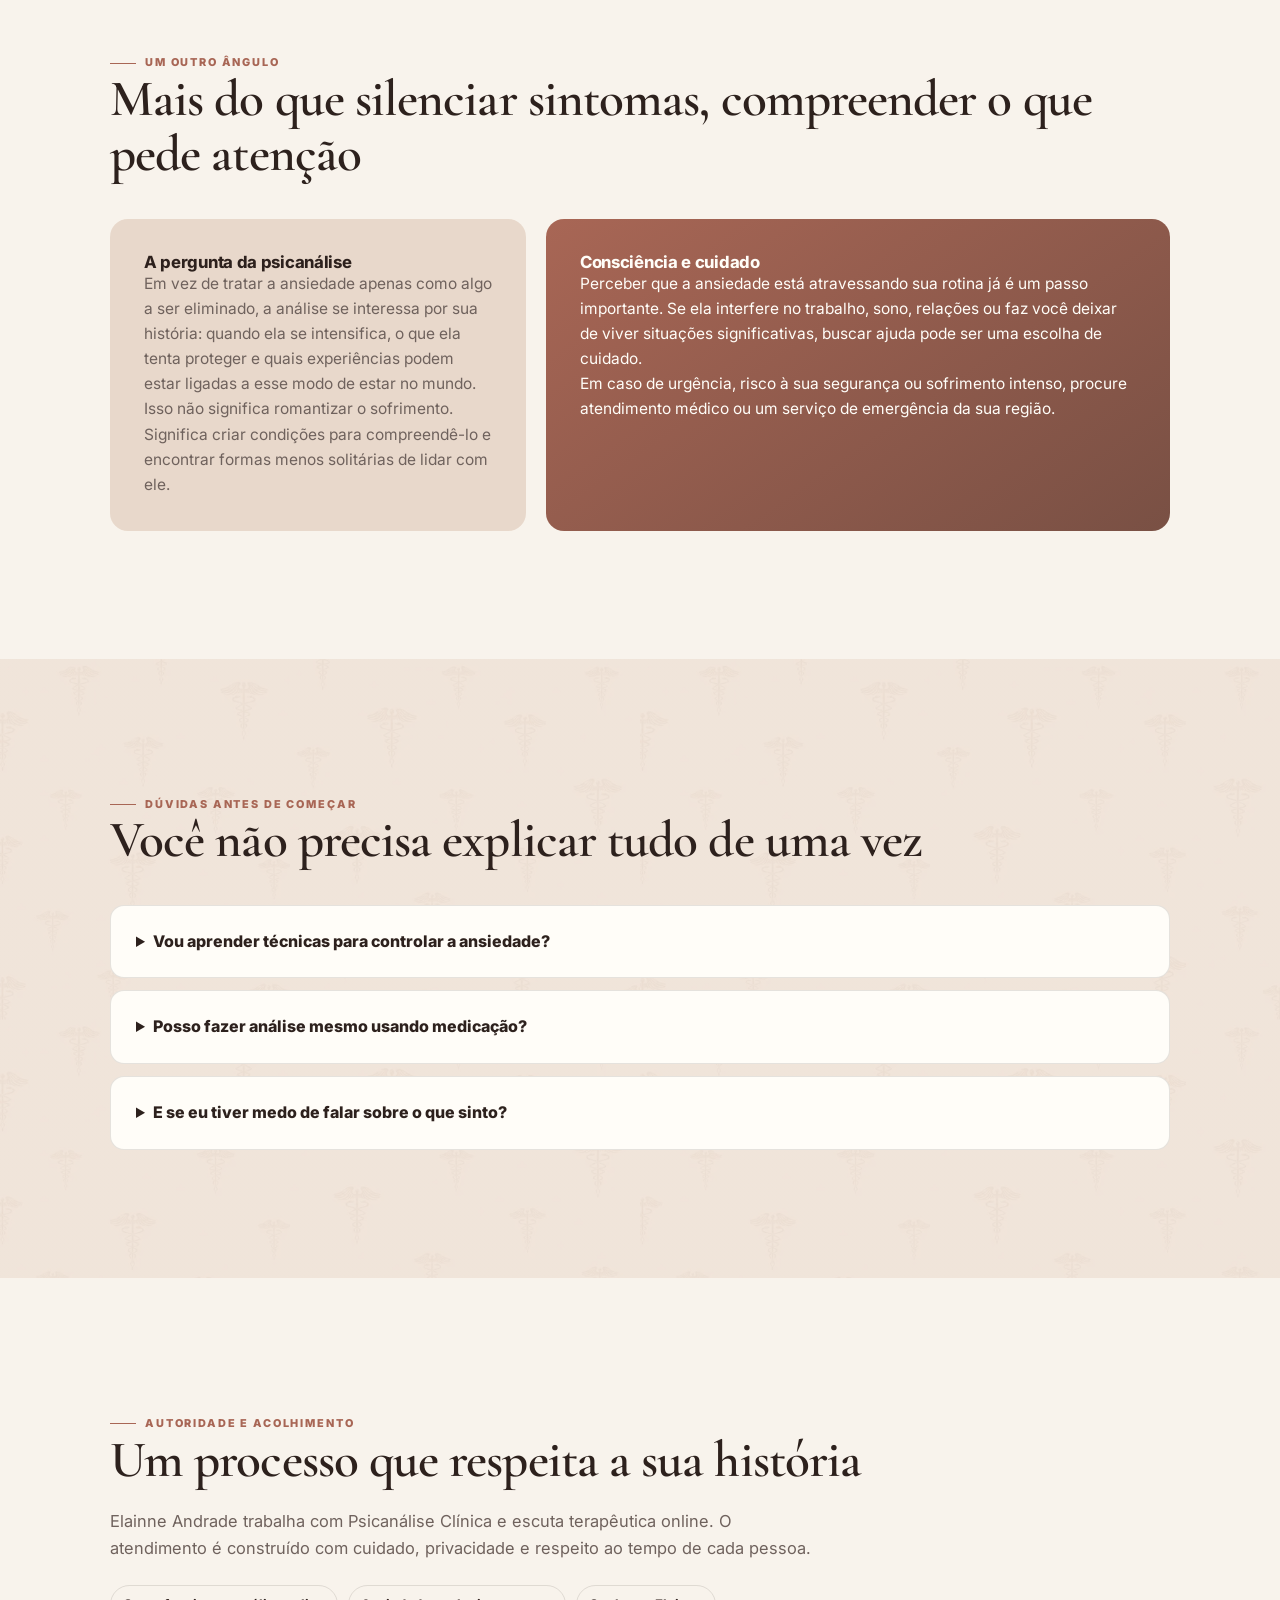
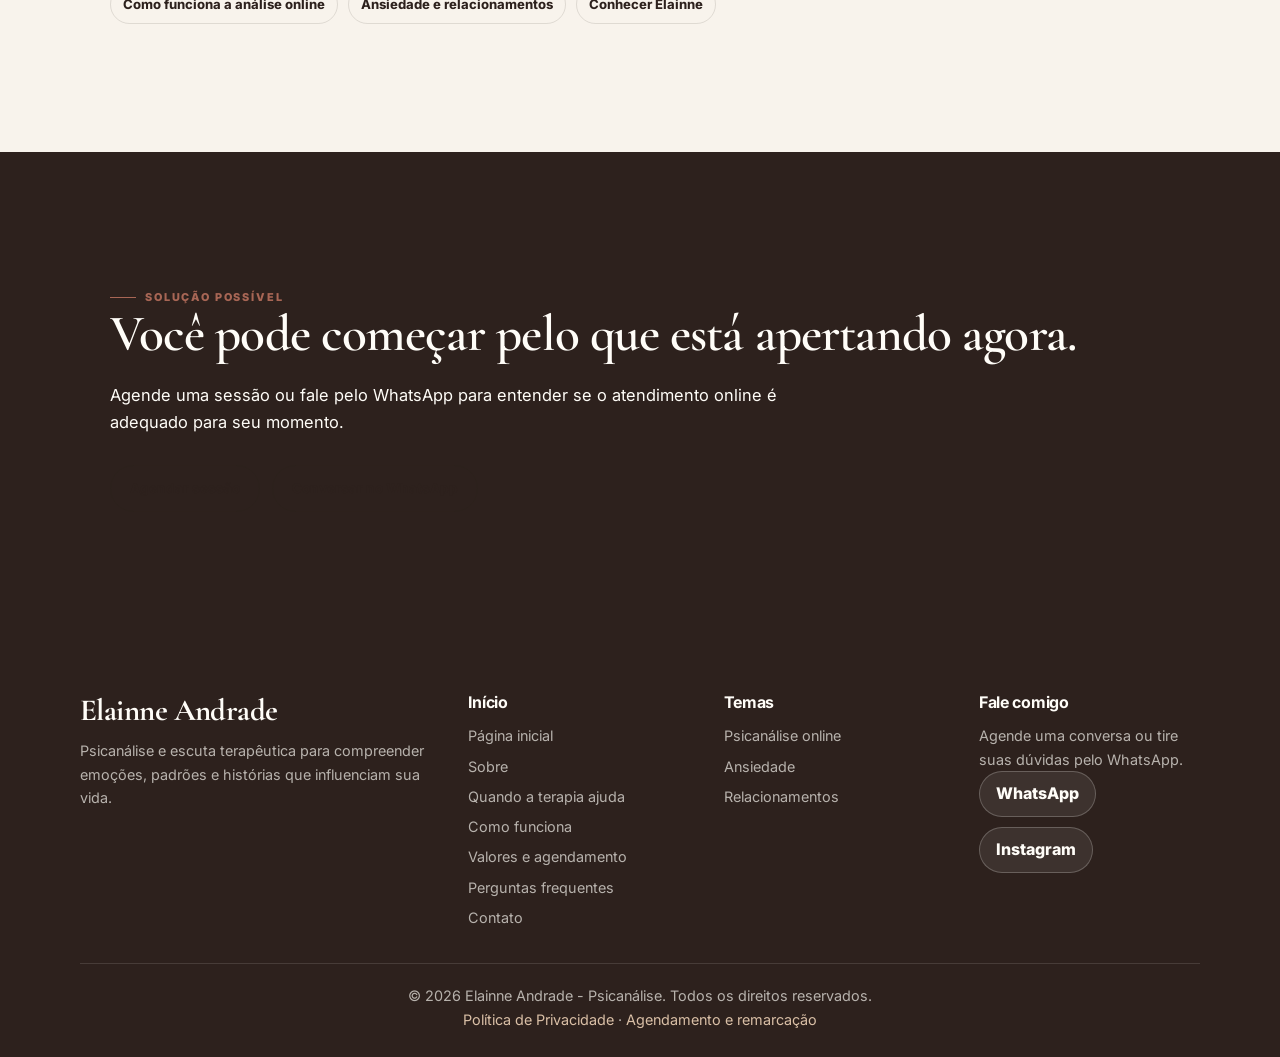
<file: ansiedade/index.html>
<!doctype html>
<html lang="pt-BR">
<head>
  <meta charset="UTF-8"><meta name="viewport" content="width=device-width, initial-scale=1.0">
  <title>Psicanálise e Ansiedade | Elainne Andrade</title>
  <meta name="description" content="Entenda como a psicanálise pode oferecer um espaço de escuta para pessoas que convivem com ansiedade, preocupações e pensamentos repetitivos.">
  <link rel="icon" type="image/png" href="../img/favicon-32x32.png">
  <link rel="canonical" href="https://elainneandradepsi.com.br/ansiedade/"><meta name="robots" content="index, follow, max-image-preview:large"><meta property="og:type" content="website"><meta property="og:locale" content="pt_BR"><meta property="og:title" content="Psicanálise e Ansiedade | Elainne Andrade"><meta property="og:description" content="Um espaço de escuta para compreender a ansiedade."><meta property="og:url" content="https://elainneandradepsi.com.br/ansiedade/"><meta property="og:image" content="https://elainneandradepsi.com.br/img/elainne.png"><meta name="twitter:card" content="summary_large_image"><meta name="twitter:title" content="Psicanálise e Ansiedade | Elainne Andrade"><meta name="twitter:description" content="Um espaço de escuta para compreender a ansiedade."><meta name="twitter:image" content="https://elainneandradepsi.com.br/img/elainne.png">
  <link rel="preconnect" href="https://fonts.googleapis.com"><link rel="preconnect" href="https://fonts.gstatic.com" crossorigin><link href="https://fonts.googleapis.com/css2?family=Cormorant+Garamond:wght@500;600;700&family=Inter:wght@400;500;600;700&display=swap" rel="stylesheet"><link rel="stylesheet" href="../style.css"><link rel="stylesheet" href="../pages.css"><link rel="preload" as="image" href="../img/elainne.webp" type="image/webp" fetchpriority="high">
  <script type="application/ld+json">{"@context":"https://schema.org","@graph":[{"@type":"WebPage","@id":"https://elainneandradepsi.com.br/ansiedade/#webpage","url":"https://elainneandradepsi.com.br/ansiedade/","name":"Psicanálise e Ansiedade | Elainne Andrade","description":"Um espaço de escuta para compreender a ansiedade.","isPartOf":{"@id":"https://elainneandradepsi.com.br/#website"}},{"@type":"FAQPage","mainEntity":[{"@type":"Question","name":"Vou aprender técnicas para controlar a ansiedade?","acceptedAnswer":{"@type":"Answer","text":"A psicanálise oferece um espaço para reconhecer como a ansiedade aparece em sua vida e construir novas formas de lidar com ela."}},{"@type":"Question","name":"Posso fazer análise mesmo usando medicação?","acceptedAnswer":{"@type":"Answer","text":"Sim. A análise pode ser um espaço complementar de escuta. Qualquer ajuste de medicação deve ser feito apenas com o profissional médico responsável."}},{"@type":"Question","name":"E se eu tiver medo de falar sobre o que sinto?","acceptedAnswer":{"@type":"Answer","text":"Você não precisa chegar pronto: a sessão respeita o seu ritmo e pode começar pelo que for possível dizer hoje."}}]}]}</script>
  <!-- Google tag (gtag.js) -->
  <script async src="https://www.googletagmanager.com/gtag/js?id=G-DVMWC11MEJ"></script>
  <script>window.dataLayer = window.dataLayer || []; function gtag(){dataLayer.push(arguments);} gtag('js', new Date()); gtag('config', 'G-DVMWC11MEJ');</script>
</head>
<body>
  <header class="header"><div class="container-header"><a href="../" class="logo" aria-label="Elainne Andrade - início"><span>Elainne Andrade</span><small>Psicanálise</small></a><button class="menu-toggle" type="button" aria-label="Abrir menu" aria-expanded="false"><span></span></button><nav class="menu" aria-label="Navegação principal"><a href="../">Início</a><a href="../psicanalise-online/">Psicanálise online</a><a aria-current="page" href="./">Ansiedade</a><a href="../relacionamentos/">Relacionamentos</a><a class="btn-menu" href="../agendamento.html">Agendar</a></nav></div></header>
  <main>
    <section class="page-hero"><div class="hero-copy"><span class="eyebrow">Psicanálise e ansiedade</span><h1>Quando a mente não desacelera, tudo pode parecer urgente.</h1><p>Quem busca ajuda para a ansiedade muitas vezes já tentou se distrair, controlar pensamentos ou “ficar bem” sozinho. Ainda assim, a preocupação volta, o corpo permanece em alerta e descansar parece cada vez mais difícil.</p><div class="button-row"><a class="button" href="../agendamento.html">Agendar atendimento</a><a class="button button--secondary" href="https://wa.me/5511989873469" target="_blank" rel="noopener">Tirar dúvidas no WhatsApp</a></div></div><div class="hero-visual"><picture><source srcset="../img/elainne.webp" type="image/webp"><img src="../img/elainne.png" alt="Elainne Andrade, psicanalista clínica" fetchpriority="high" decoding="async"></picture></div></section>
    <section class="page-section page-section--tint"><span class="eyebrow">Como a ansiedade pode aparecer</span><h2>Nem sempre ela chega com o mesmo nome</h2><p class="section-lead">A ansiedade pode aparecer como pensamentos repetitivos, medo de errar, dificuldade para dormir, irritação, necessidade de prever tudo ou uma sensação constante de que algo ruim vai acontecer.</p><div class="card-grid"><article class="card"><h3>No corpo</h3><p>Tensão, aperto no peito, cansaço, alteração no sono ou uma inquietação que não passa podem acompanhar períodos de preocupação intensa.</p></article><article class="card"><h3>Nos pensamentos</h3><p>A mente corre para cenários futuros, antecipa problemas e revisita conversas ou decisões em busca de uma certeza que nunca parece suficiente.</p></article><article class="card"><h3>Nas escolhas</h3><p>Evitar situações, adiar conversas, controlar tudo ou se cobrar demais pode ser uma tentativa de encontrar segurança diante do que parece imprevisível.</p></article></div></section>
    <section class="page-section"><span class="eyebrow">Um outro ângulo</span><h2>Mais do que silenciar sintomas, compreender o que pede atenção</h2><div class="info-grid"><div class="info-panel"><h3>A pergunta da psicanálise</h3><p>Em vez de tratar a ansiedade apenas como algo a ser eliminado, a análise se interessa por sua história: quando ela se intensifica, o que ela tenta proteger e quais experiências podem estar ligadas a esse modo de estar no mundo.</p><p>Isso não significa romantizar o sofrimento. Significa criar condições para compreendê-lo e encontrar formas menos solitárias de lidar com ele.</p></div><div class="info-panel"><h3>Consciência e cuidado</h3><p>Perceber que a ansiedade está atravessando sua rotina já é um passo importante. Se ela interfere no trabalho, sono, relações ou faz você deixar de viver situações significativas, buscar ajuda pode ser uma escolha de cuidado.</p><p>Em caso de urgência, risco à sua segurança ou sofrimento intenso, procure atendimento médico ou um serviço de emergência da sua região.</p></div></div></section>
    <section class="page-section page-section--tint"><span class="eyebrow">Dúvidas antes de começar</span><h2>Você não precisa explicar tudo de uma vez</h2><div class="faq-list"><details><summary>Vou aprender técnicas para controlar a ansiedade?</summary><p>A psicanálise não é centrada em fórmulas prontas. O processo oferece um espaço para reconhecer como a ansiedade aparece em sua vida e construir, pouco a pouco, novas formas de lidar com ela.</p></details><details><summary>Posso fazer análise mesmo usando medicação?</summary><p>Sim. Quando há acompanhamento médico, a análise pode ser um espaço complementar de escuta. Qualquer ajuste de medicação deve ser feito apenas com o profissional médico responsável.</p></details><details><summary>E se eu tiver medo de falar sobre o que sinto?</summary><p>Esse medo também pode fazer parte do processo. Você não precisa chegar pronto: a sessão é um espaço para respeitar o seu ritmo e começar pelo que é possível dizer hoje.</p></details></div></section>
    <section class="page-section"><span class="eyebrow">Autoridade e acolhimento</span><h2>Um processo que respeita a sua história</h2><p class="section-lead">Elainne Andrade trabalha com Psicanálise Clínica e escuta terapêutica online. O atendimento é construído com cuidado, privacidade e respeito ao tempo de cada pessoa.</p><div class="inline-links"><a href="../psicanalise-online/">Como funciona a análise online</a><a href="../relacionamentos/">Ansiedade e relacionamentos</a><a href="../#sobre">Conhecer Elainne</a></div></section>
    <section class="page-section page-section--dark"><span class="eyebrow">Solução possível</span><h2>Você pode começar pelo que está apertando agora.</h2><p class="section-lead">Agende uma sessão ou fale pelo WhatsApp para entender se o atendimento online é adequado para seu momento.</p><div class="button-row"><a class="button button--secondary" href="../agendamento.html">Agendar sessão</a><a class="button button--secondary" href="https://wa.me/5511989873469" target="_blank" rel="noopener">Conversar no WhatsApp</a></div></section>
  </main>
  <footer class="footer"><div class="footer-container"><div class="footer-col footer-brand"><h3>Elainne Andrade</h3><p>Psicanálise e escuta terapêutica para compreender emoções, padrões e histórias que influenciam sua vida.</p></div><div class="footer-col"><h4>Início</h4><ul><li><a href="../">Página inicial</a></li><li><a href="../#sobre">Sobre</a></li><li><a href="../#terapia">Quando a terapia ajuda</a></li><li><a href="../#como-funciona">Como funciona</a></li><li><a href="../#planos">Valores e agendamento</a></li><li><a href="../#faq">Perguntas frequentes</a></li><li><a href="../#contato">Contato</a></li></ul></div><div class="footer-col"><h4>Temas</h4><ul><li><a href="../psicanalise-online/">Psicanálise online</a></li><li><a href="../ansiedade/">Ansiedade</a></li><li><a href="../relacionamentos/">Relacionamentos</a></li></ul></div><div class="footer-col"><h4>Fale comigo</h4><p>Agende uma conversa ou tire suas dúvidas pelo WhatsApp.</p><a href="https://wa.me/5511989873469" target="_blank" rel="noopener" class="instagram-link">WhatsApp</a><a href="https://www.instagram.com/elainneandradepsicanalista?igsh=MXZ6ejdtMHZ6Zzd1Zg==" target="_blank" rel="noopener" class="instagram-link">Instagram</a></div></div><div class="footer-bottom">© 2026 Elainne Andrade - Psicanálise. Todos os direitos reservados.<br><a href="../politica-de-privacidade/">Política de Privacidade</a> · <a href="../agendamento-e-remarcacao/">Agendamento e remarcação</a></div></footer><script src="../site-navigation.js" defer></script>
</body></html>
</file>
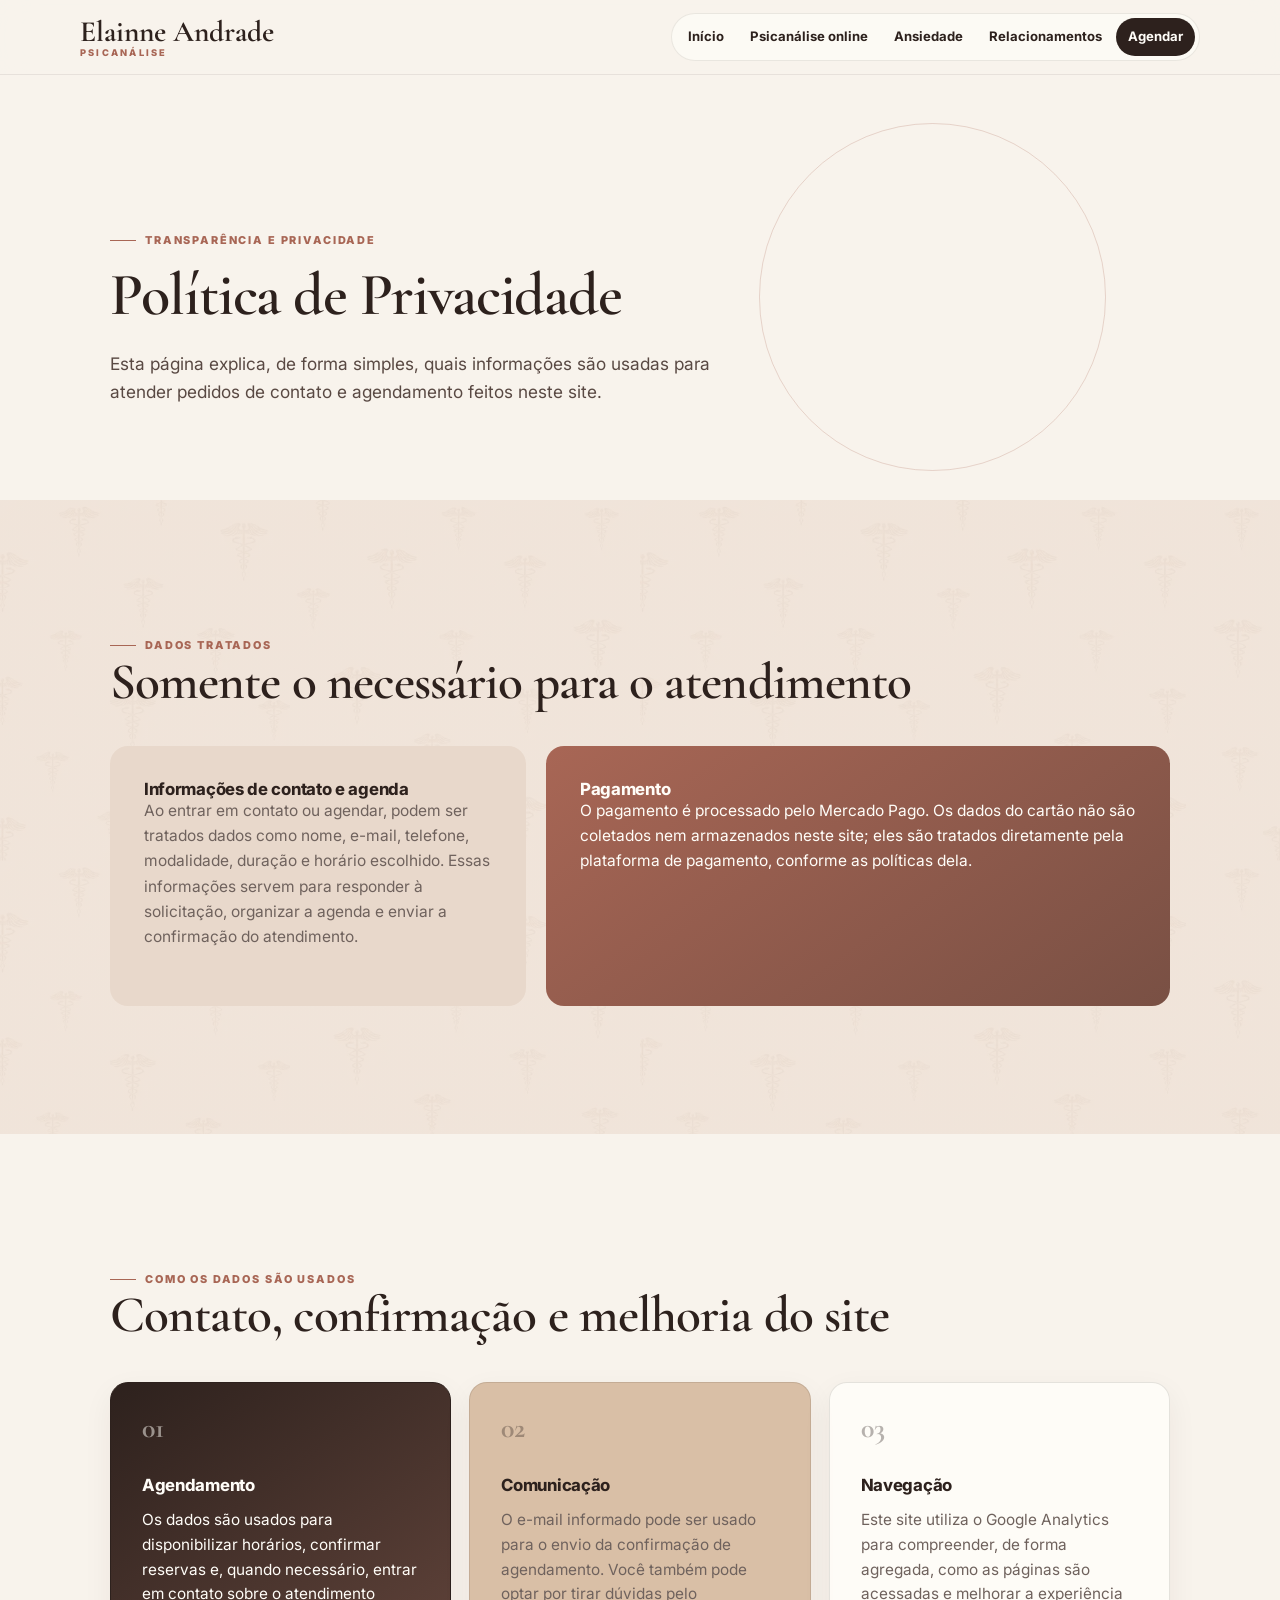
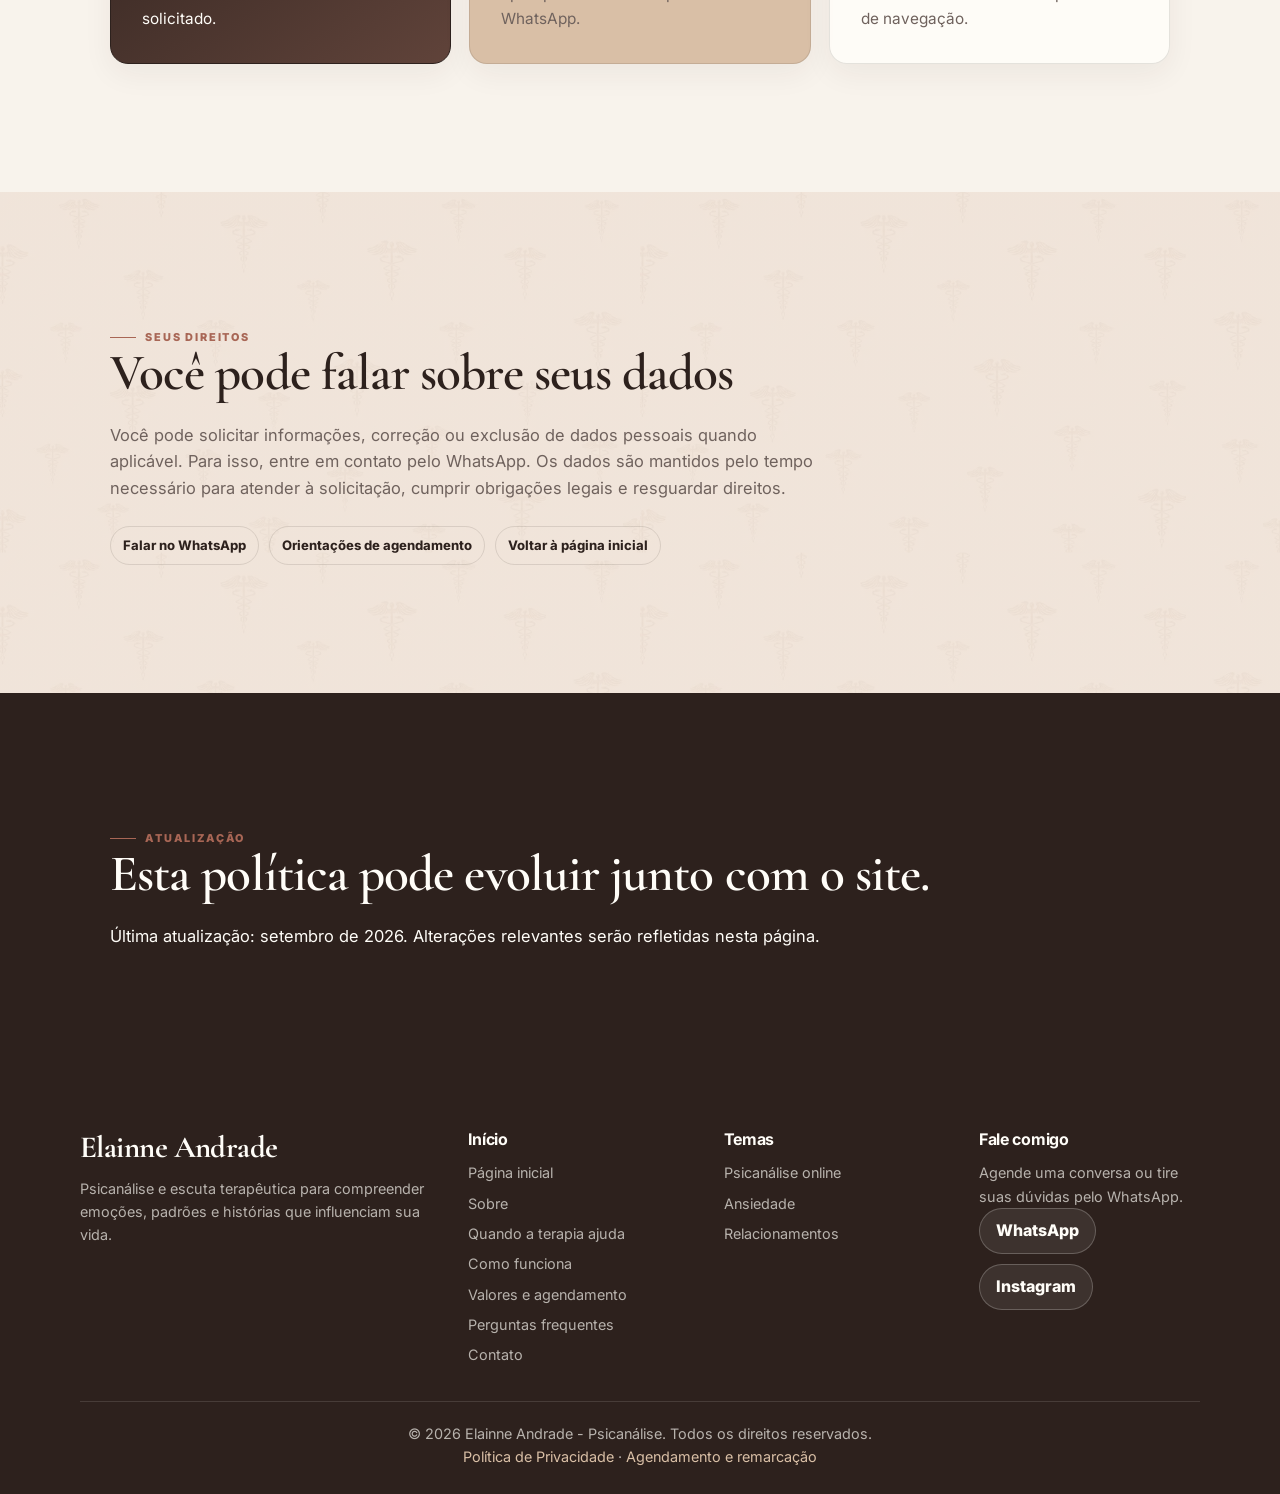
<file: politica-de-privacidade/index.html>
<!doctype html>
<html lang="pt-BR">
<head>
  <meta charset="UTF-8">
  <meta name="viewport" content="width=device-width, initial-scale=1.0">
  <title>Política de Privacidade | Elainne Andrade</title>
  <meta name="description" content="Saiba como os dados de contato e agendamento são tratados no site de Elainne Andrade.">
  <meta name="robots" content="noindex, follow">
  <link rel="canonical" href="https://elainneandradepsi.com.br/politica-de-privacidade/">
  <link rel="icon" type="image/png" href="../img/favicon-32x32.png">
  <link rel="preconnect" href="https://fonts.googleapis.com"><link rel="preconnect" href="https://fonts.gstatic.com" crossorigin>
  <link href="https://fonts.googleapis.com/css2?family=Cormorant+Garamond:wght@500;600;700&family=Inter:wght@400;500;600;700&display=swap" rel="stylesheet">
  <link rel="stylesheet" href="../style.css"><link rel="stylesheet" href="../pages.css">
  <!-- Google tag (gtag.js) -->
  <script async src="https://www.googletagmanager.com/gtag/js?id=G-DVMWC11MEJ"></script>
  <script>window.dataLayer = window.dataLayer || []; function gtag(){dataLayer.push(arguments);} gtag('js', new Date()); gtag('config', 'G-DVMWC11MEJ');</script>
</head>
<body>
  <header class="header"><div class="container-header"><a href="../" class="logo" aria-label="Elainne Andrade - início"><span>Elainne Andrade</span><small>Psicanálise</small></a><button class="menu-toggle" type="button" aria-label="Abrir menu" aria-expanded="false"><span></span></button><nav class="menu" aria-label="Navegação principal"><a href="../">Início</a><a href="../psicanalise-online/">Psicanálise online</a><a href="../ansiedade/">Ansiedade</a><a href="../relacionamentos/">Relacionamentos</a><a class="btn-menu" href="../agendamento.html">Agendar</a></nav></div></header>
  <main>
    <section class="page-hero page-hero--single"><div class="hero-copy"><span class="eyebrow">Transparência e privacidade</span><h1>Política de Privacidade</h1><p>Esta página explica, de forma simples, quais informações são usadas para atender pedidos de contato e agendamento feitos neste site.</p></div></section>
    <section class="page-section page-section--tint"><span class="eyebrow">Dados tratados</span><h2>Somente o necessário para o atendimento</h2><div class="info-grid"><div class="info-panel"><h3>Informações de contato e agenda</h3><p>Ao entrar em contato ou agendar, podem ser tratados dados como nome, e-mail, telefone, modalidade, duração e horário escolhido. Essas informações servem para responder à solicitação, organizar a agenda e enviar a confirmação do atendimento.</p></div><div class="info-panel"><h3>Pagamento</h3><p>O pagamento é processado pelo Mercado Pago. Os dados do cartão não são coletados nem armazenados neste site; eles são tratados diretamente pela plataforma de pagamento, conforme as políticas dela.</p></div></div></section>
    <section class="page-section"><span class="eyebrow">Como os dados são usados</span><h2>Contato, confirmação e melhoria do site</h2><div class="card-grid"><article class="card"><h3>Agendamento</h3><p>Os dados são usados para disponibilizar horários, confirmar reservas e, quando necessário, entrar em contato sobre o atendimento solicitado.</p></article><article class="card"><h3>Comunicação</h3><p>O e-mail informado pode ser usado para o envio da confirmação de agendamento. Você também pode optar por tirar dúvidas pelo WhatsApp.</p></article><article class="card"><h3>Navegação</h3><p>Este site utiliza o Google Analytics para compreender, de forma agregada, como as páginas são acessadas e melhorar a experiência de navegação.</p></article></div></section>
    <section class="page-section page-section--tint"><span class="eyebrow">Seus direitos</span><h2>Você pode falar sobre seus dados</h2><p class="section-lead">Você pode solicitar informações, correção ou exclusão de dados pessoais quando aplicável. Para isso, entre em contato pelo WhatsApp. Os dados são mantidos pelo tempo necessário para atender à solicitação, cumprir obrigações legais e resguardar direitos.</p><div class="inline-links"><a href="https://wa.me/5511989873469" target="_blank" rel="noopener">Falar no WhatsApp</a><a href="../agendamento-e-remarcacao/">Orientações de agendamento</a><a href="../">Voltar à página inicial</a></div></section>
    <section class="page-section page-section--dark"><span class="eyebrow">Atualização</span><h2>Esta política pode evoluir junto com o site.</h2><p class="section-lead">Última atualização: setembro de 2026. Alterações relevantes serão refletidas nesta página.</p></section>
  </main>
  <footer class="footer"><div class="footer-container"><div class="footer-col footer-brand"><h3>Elainne Andrade</h3><p>Psicanálise e escuta terapêutica para compreender emoções, padrões e histórias que influenciam sua vida.</p></div><div class="footer-col"><h4>Início</h4><ul><li><a href="../">Página inicial</a></li><li><a href="../#sobre">Sobre</a></li><li><a href="../#terapia">Quando a terapia ajuda</a></li><li><a href="../#como-funciona">Como funciona</a></li><li><a href="../#planos">Valores e agendamento</a></li><li><a href="../#faq">Perguntas frequentes</a></li><li><a href="../#contato">Contato</a></li></ul></div><div class="footer-col"><h4>Temas</h4><ul><li><a href="../psicanalise-online/">Psicanálise online</a></li><li><a href="../ansiedade/">Ansiedade</a></li><li><a href="../relacionamentos/">Relacionamentos</a></li></ul></div><div class="footer-col"><h4>Fale comigo</h4><p>Agende uma conversa ou tire suas dúvidas pelo WhatsApp.</p><a href="https://wa.me/5511989873469" target="_blank" rel="noopener" class="instagram-link">WhatsApp</a><a href="https://www.instagram.com/elainneandradepsicanalista?igsh=MXZ6ejdtMHZ6Zzd1Zg==" target="_blank" rel="noopener" class="instagram-link">Instagram</a></div></div><div class="footer-bottom">© 2026 Elainne Andrade - Psicanálise. Todos os direitos reservados.<br><a href="./">Política de Privacidade</a> · <a href="../agendamento-e-remarcacao/">Agendamento e remarcação</a></div></footer><script src="../site-navigation.js" defer></script>
</body>
</html>
</file>
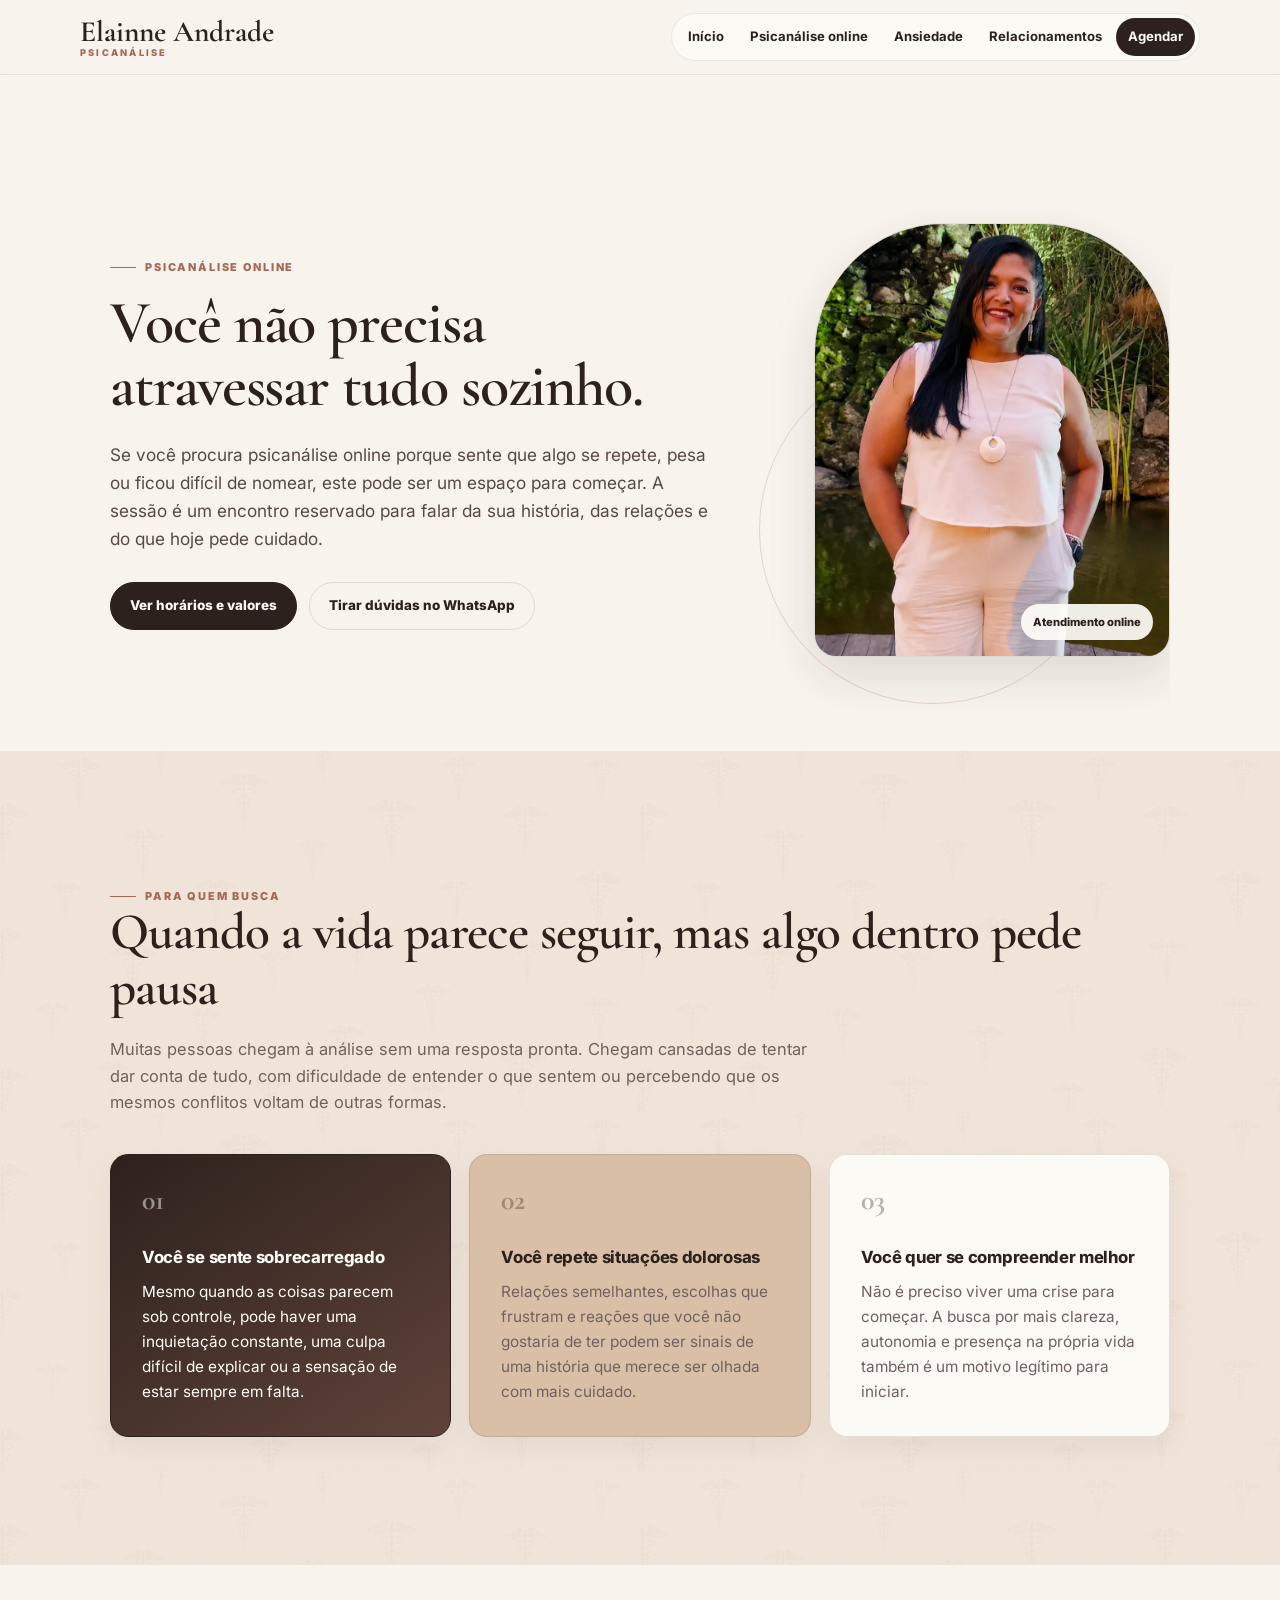
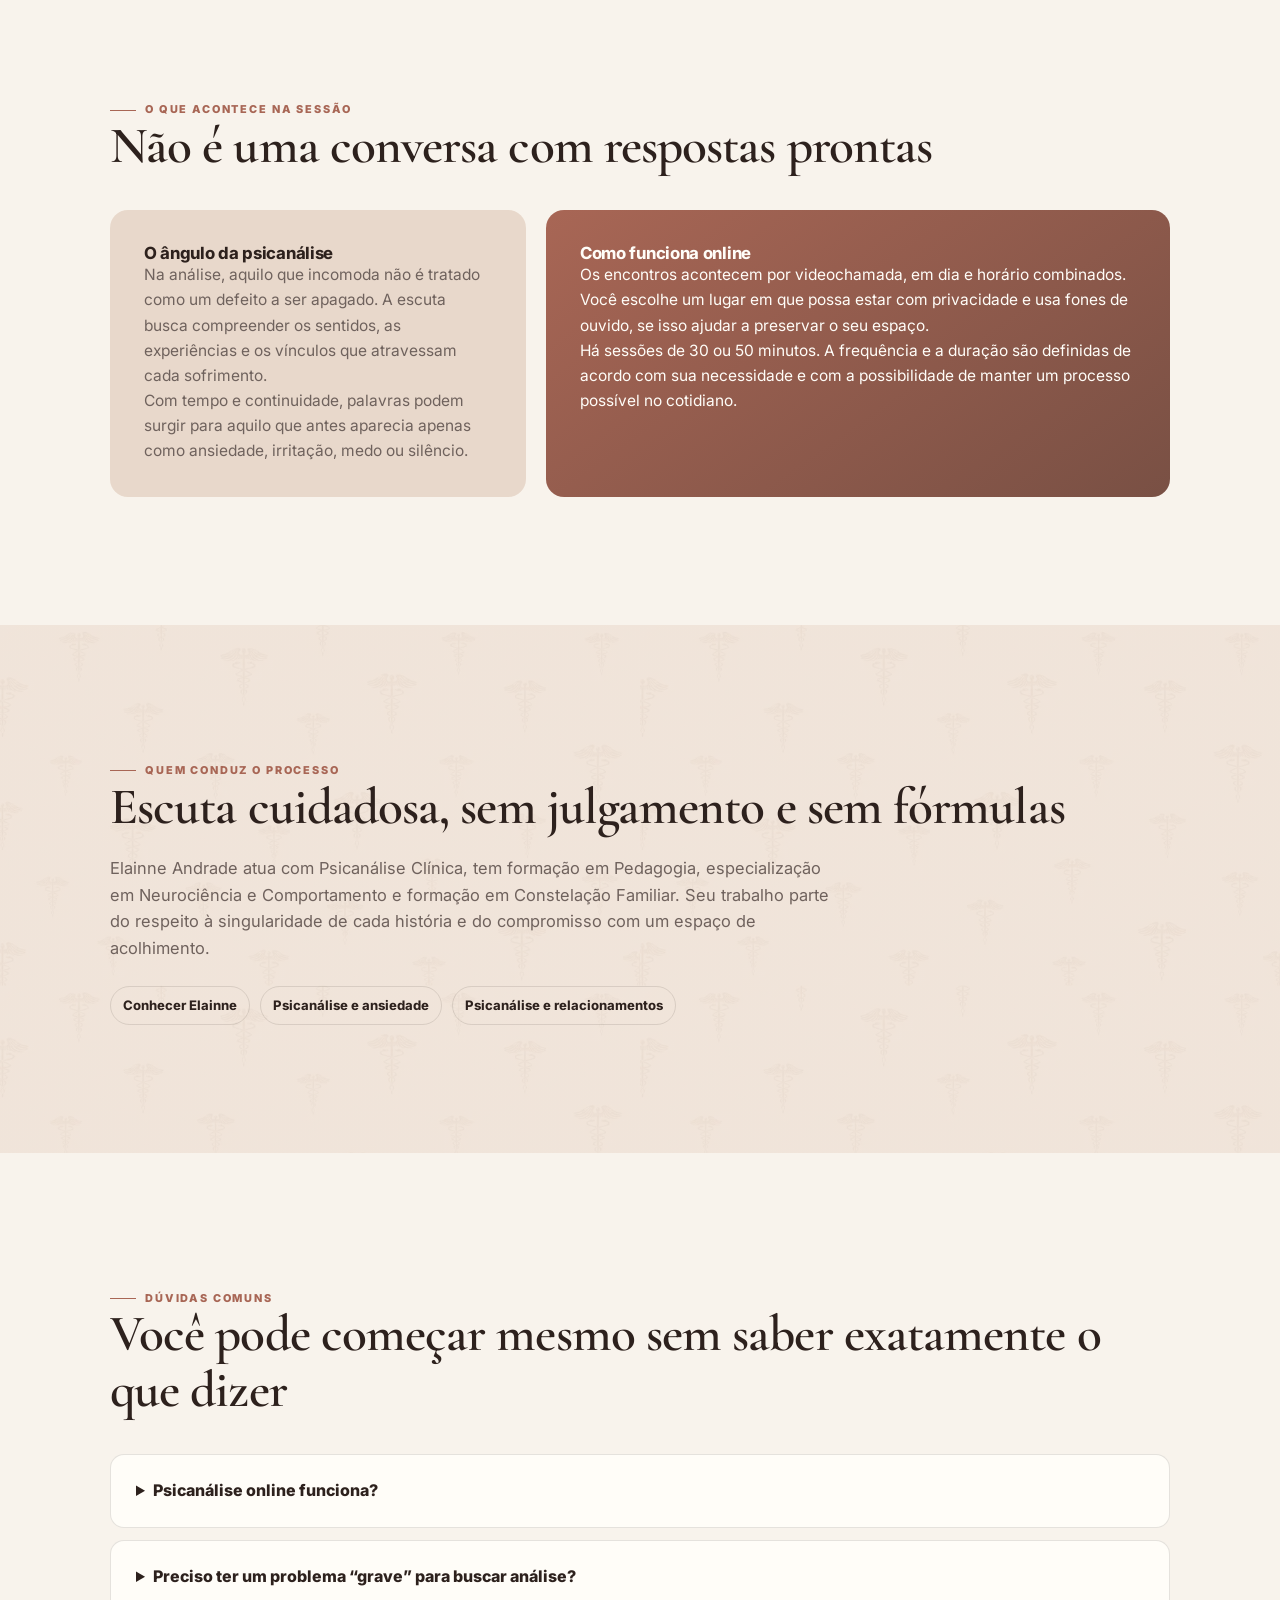
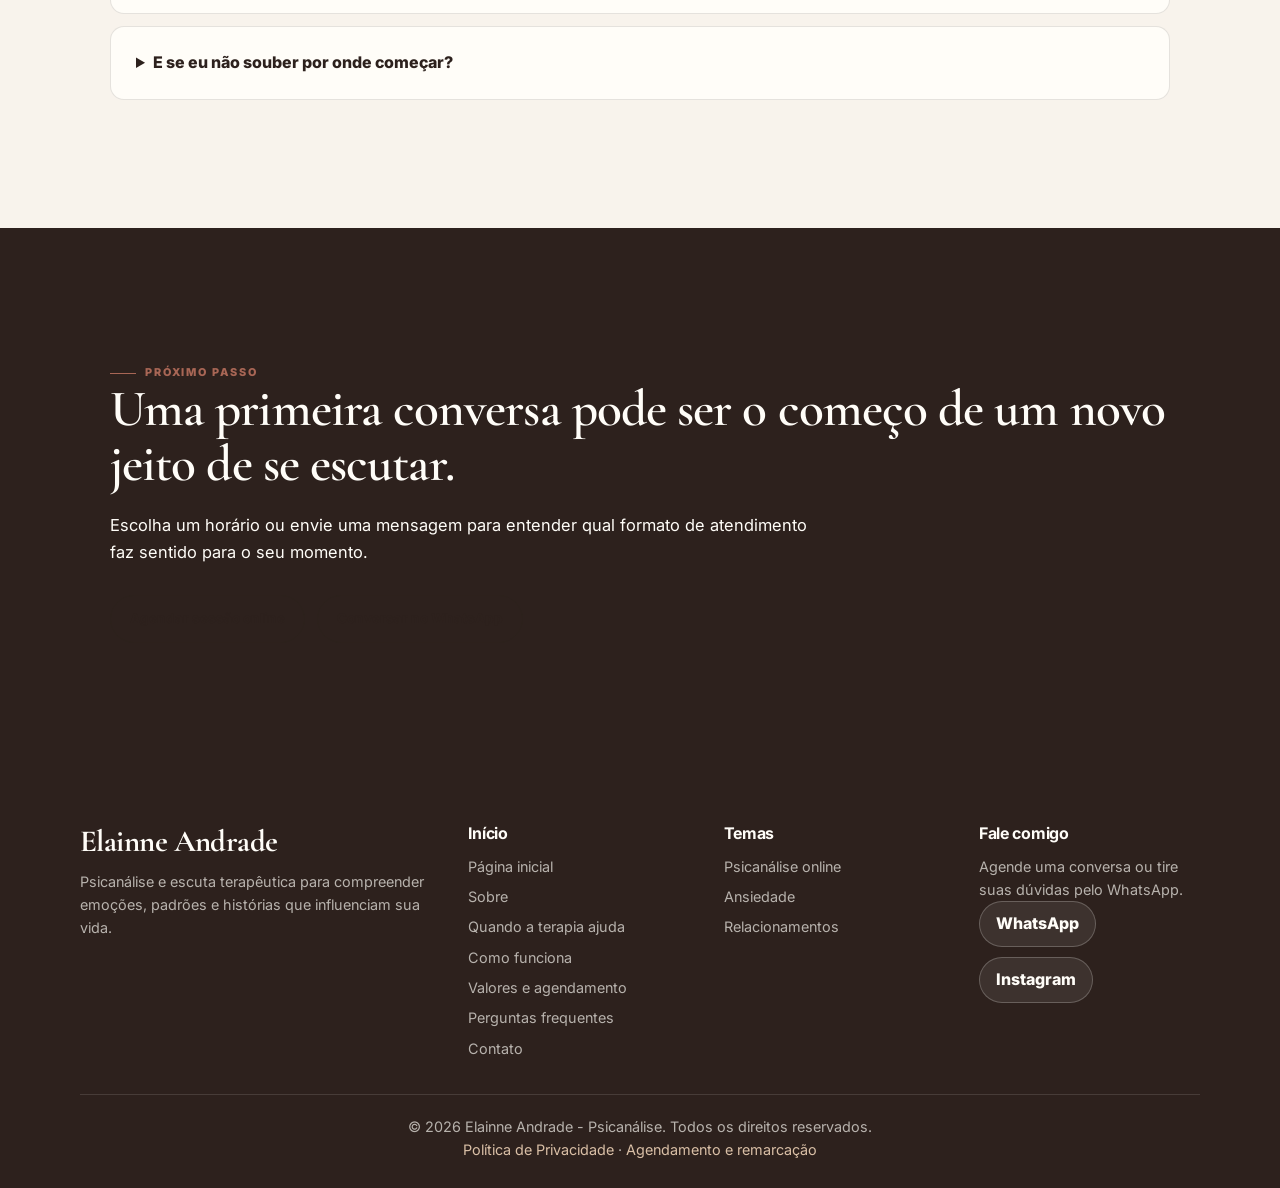
<file: psicanalise-online/index.html>
<!doctype html>
<html lang="pt-BR">
<head>
  <meta charset="UTF-8">
  <meta name="viewport" content="width=device-width, initial-scale=1.0">
  <title>Psicanálise Online | Elainne Andrade</title>
  <meta name="description" content="Conheça a psicanálise online com Elainne Andrade: um espaço de escuta, sigilo e reflexão para compreender sua história.">
  <link rel="icon" type="image/png" href="../img/favicon-32x32.png">
  <link rel="canonical" href="https://elainneandradepsi.com.br/psicanalise-online/">
  <meta name="robots" content="index, follow, max-image-preview:large">
  <meta name="twitter:card" content="summary_large_image"><meta name="twitter:title" content="Psicanálise Online | Elainne Andrade"><meta name="twitter:description" content="Escuta, sigilo e reflexão em atendimento online."><meta name="twitter:image" content="https://elainneandradepsi.com.br/img/heroimg.png">
  <meta property="og:type" content="website"><meta property="og:locale" content="pt_BR"><meta property="og:title" content="Psicanálise Online | Elainne Andrade"><meta property="og:description" content="Escuta, sigilo e reflexão em atendimento online."><meta property="og:url" content="https://elainneandradepsi.com.br/psicanalise-online/"><meta property="og:image" content="https://elainneandradepsi.com.br/img/heroimg.png">
  <link rel="preconnect" href="https://fonts.googleapis.com"><link rel="preconnect" href="https://fonts.gstatic.com" crossorigin><link href="https://fonts.googleapis.com/css2?family=Cormorant+Garamond:wght@500;600;700&family=Inter:wght@400;500;600;700&display=swap" rel="stylesheet"><link rel="stylesheet" href="../style.css"><link rel="stylesheet" href="../pages.css"><link rel="preload" as="image" href="../img/heroimg.webp" type="image/webp" fetchpriority="high">
  <script type="application/ld+json">{"@context":"https://schema.org","@graph":[{"@type":"WebPage","@id":"https://elainneandradepsi.com.br/psicanalise-online/#webpage","url":"https://elainneandradepsi.com.br/psicanalise-online/","name":"Psicanálise Online | Elainne Andrade","description":"Atendimento online de psicanálise com escuta, sigilo e reflexão.","isPartOf":{"@id":"https://elainneandradepsi.com.br/#website"}},{"@type":"FAQPage","mainEntity":[{"@type":"Question","name":"Psicanálise online funciona?","acceptedAnswer":{"@type":"Answer","text":"O atendimento online permite construir um espaço de fala e escuta com privacidade. O mais importante é ter um local reservado e se sentir à vontade para o encontro."}},{"@type":"Question","name":"Preciso ter um problema grave para buscar análise?","acceptedAnswer":{"@type":"Answer","text":"Não. A análise pode começar a partir de uma crise, de um incômodo recorrente, de uma mudança importante ou do desejo de compreender melhor a própria história."}},{"@type":"Question","name":"E se eu não souber por onde começar?","acceptedAnswer":{"@type":"Answer","text":"A primeira sessão é uma oportunidade para falar do que está mais presente hoje, sem precisar organizar tudo antes."}}]}]}</script>
  <!-- Google tag (gtag.js) -->
  <script async src="https://www.googletagmanager.com/gtag/js?id=G-DVMWC11MEJ"></script>
  <script>window.dataLayer = window.dataLayer || []; function gtag(){dataLayer.push(arguments);} gtag('js', new Date()); gtag('config', 'G-DVMWC11MEJ');</script>
</head>
<body>
  <header class="header"><div class="container-header"><a href="../" class="logo" aria-label="Elainne Andrade - início"><span>Elainne Andrade</span><small>Psicanálise</small></a><button class="menu-toggle" type="button" aria-label="Abrir menu" aria-expanded="false"><span></span></button><nav class="menu" aria-label="Navegação principal"><a href="../">Início</a><a aria-current="page" href="./">Psicanálise online</a><a href="../ansiedade/">Ansiedade</a><a href="../relacionamentos/">Relacionamentos</a><a class="btn-menu" href="../agendamento.html">Agendar</a></nav></div></header>
  <main>
    <section class="page-hero"><div class="hero-copy"><span class="eyebrow">Psicanálise online</span><h1>Você não precisa atravessar tudo sozinho.</h1><p>Se você procura psicanálise online porque sente que algo se repete, pesa ou ficou difícil de nomear, este pode ser um espaço para começar. A sessão é um encontro reservado para falar da sua história, das relações e do que hoje pede cuidado.</p><div class="button-row"><a class="button" href="../agendamento.html">Ver horários e valores</a><a class="button button--secondary" href="https://wa.me/5511989873469" target="_blank" rel="noopener">Tirar dúvidas no WhatsApp</a></div></div><div class="hero-visual"><picture><source srcset="../img/heroimg.webp" type="image/webp"><img src="../img/heroimg.png" alt="Elainne Andrade, psicanalista clínica" fetchpriority="high" decoding="async"></picture></div></section>
    <section class="page-section page-section--tint"><span class="eyebrow">Para quem busca</span><h2>Quando a vida parece seguir, mas algo dentro pede pausa</h2><p class="section-lead">Muitas pessoas chegam à análise sem uma resposta pronta. Chegam cansadas de tentar dar conta de tudo, com dificuldade de entender o que sentem ou percebendo que os mesmos conflitos voltam de outras formas.</p><div class="card-grid"><article class="card"><h3>Você se sente sobrecarregado</h3><p>Mesmo quando as coisas parecem sob controle, pode haver uma inquietação constante, uma culpa difícil de explicar ou a sensação de estar sempre em falta.</p></article><article class="card"><h3>Você repete situações dolorosas</h3><p>Relações semelhantes, escolhas que frustram e reações que você não gostaria de ter podem ser sinais de uma história que merece ser olhada com mais cuidado.</p></article><article class="card"><h3>Você quer se compreender melhor</h3><p>Não é preciso viver uma crise para começar. A busca por mais clareza, autonomia e presença na própria vida também é um motivo legítimo para iniciar.</p></article></div></section>
    <section class="page-section"><span class="eyebrow">O que acontece na sessão</span><h2>Não é uma conversa com respostas prontas</h2><div class="info-grid"><div class="info-panel"><h3>O ângulo da psicanálise</h3><p>Na análise, aquilo que incomoda não é tratado como um defeito a ser apagado. A escuta busca compreender os sentidos, as experiências e os vínculos que atravessam cada sofrimento.</p><p>Com tempo e continuidade, palavras podem surgir para aquilo que antes aparecia apenas como ansiedade, irritação, medo ou silêncio.</p></div><div class="info-panel"><h3>Como funciona online</h3><p>Os encontros acontecem por videochamada, em dia e horário combinados. Você escolhe um lugar em que possa estar com privacidade e usa fones de ouvido, se isso ajudar a preservar o seu espaço.</p><p>Há sessões de 30 ou 50 minutos. A frequência e a duração são definidas de acordo com sua necessidade e com a possibilidade de manter um processo possível no cotidiano.</p></div></div></section>
    <section class="page-section page-section--tint"><span class="eyebrow">Quem conduz o processo</span><h2>Escuta cuidadosa, sem julgamento e sem fórmulas</h2><p class="section-lead">Elainne Andrade atua com Psicanálise Clínica, tem formação em Pedagogia, especialização em Neurociência e Comportamento e formação em Constelação Familiar. Seu trabalho parte do respeito à singularidade de cada história e do compromisso com um espaço de acolhimento.</p><div class="inline-links"><a href="../#sobre">Conhecer Elainne</a><a href="../ansiedade/">Psicanálise e ansiedade</a><a href="../relacionamentos/">Psicanálise e relacionamentos</a></div></section>
    <section class="page-section"><span class="eyebrow">Dúvidas comuns</span><h2>Você pode começar mesmo sem saber exatamente o que dizer</h2><div class="faq-list"><details><summary>Psicanálise online funciona?</summary><p>O atendimento online permite construir um espaço de fala e escuta com privacidade. O mais importante é que você tenha um local reservado e se sinta à vontade para o encontro.</p></details><details><summary>Preciso ter um problema “grave” para buscar análise?</summary><p>Não. O processo pode começar a partir de uma crise, mas também de um incômodo recorrente, de uma mudança importante ou do desejo de compreender melhor a própria história.</p></details><details><summary>E se eu não souber por onde começar?</summary><p>Você pode começar pelo que está mais presente hoje. A primeira sessão não exige que você organize tudo antes; ela é justamente uma oportunidade para colocar isso em palavras.</p></details></div></section>
    <section class="page-section page-section--dark"><span class="eyebrow">Próximo passo</span><h2>Uma primeira conversa pode ser o começo de um novo jeito de se escutar.</h2><p class="section-lead">Escolha um horário ou envie uma mensagem para entender qual formato de atendimento faz sentido para o seu momento.</p><div class="button-row"><a class="button button--secondary" href="../agendamento.html">Agendar sessão online</a><a class="button button--secondary" href="https://wa.me/5511989873469" target="_blank" rel="noopener">Conversar no WhatsApp</a></div></section>
  </main>
  <footer class="footer"><div class="footer-container"><div class="footer-col footer-brand"><h3>Elainne Andrade</h3><p>Psicanálise e escuta terapêutica para compreender emoções, padrões e histórias que influenciam sua vida.</p></div><div class="footer-col"><h4>Início</h4><ul><li><a href="../">Página inicial</a></li><li><a href="../#sobre">Sobre</a></li><li><a href="../#terapia">Quando a terapia ajuda</a></li><li><a href="../#como-funciona">Como funciona</a></li><li><a href="../#planos">Valores e agendamento</a></li><li><a href="../#faq">Perguntas frequentes</a></li><li><a href="../#contato">Contato</a></li></ul></div><div class="footer-col"><h4>Temas</h4><ul><li><a href="../psicanalise-online/">Psicanálise online</a></li><li><a href="../ansiedade/">Ansiedade</a></li><li><a href="../relacionamentos/">Relacionamentos</a></li></ul></div><div class="footer-col"><h4>Fale comigo</h4><p>Agende uma conversa ou tire suas dúvidas pelo WhatsApp.</p><a href="https://wa.me/5511989873469" target="_blank" rel="noopener" class="instagram-link">WhatsApp</a><a href="https://www.instagram.com/elainneandradepsicanalista?igsh=MXZ6ejdtMHZ6Zzd1Zg==" target="_blank" rel="noopener" class="instagram-link">Instagram</a></div></div><div class="footer-bottom">© 2026 Elainne Andrade - Psicanálise. Todos os direitos reservados.<br><a href="../politica-de-privacidade/">Política de Privacidade</a> · <a href="../agendamento-e-remarcacao/">Agendamento e remarcação</a></div></footer><script src="../site-navigation.js" defer></script>
</body></html>
</file>
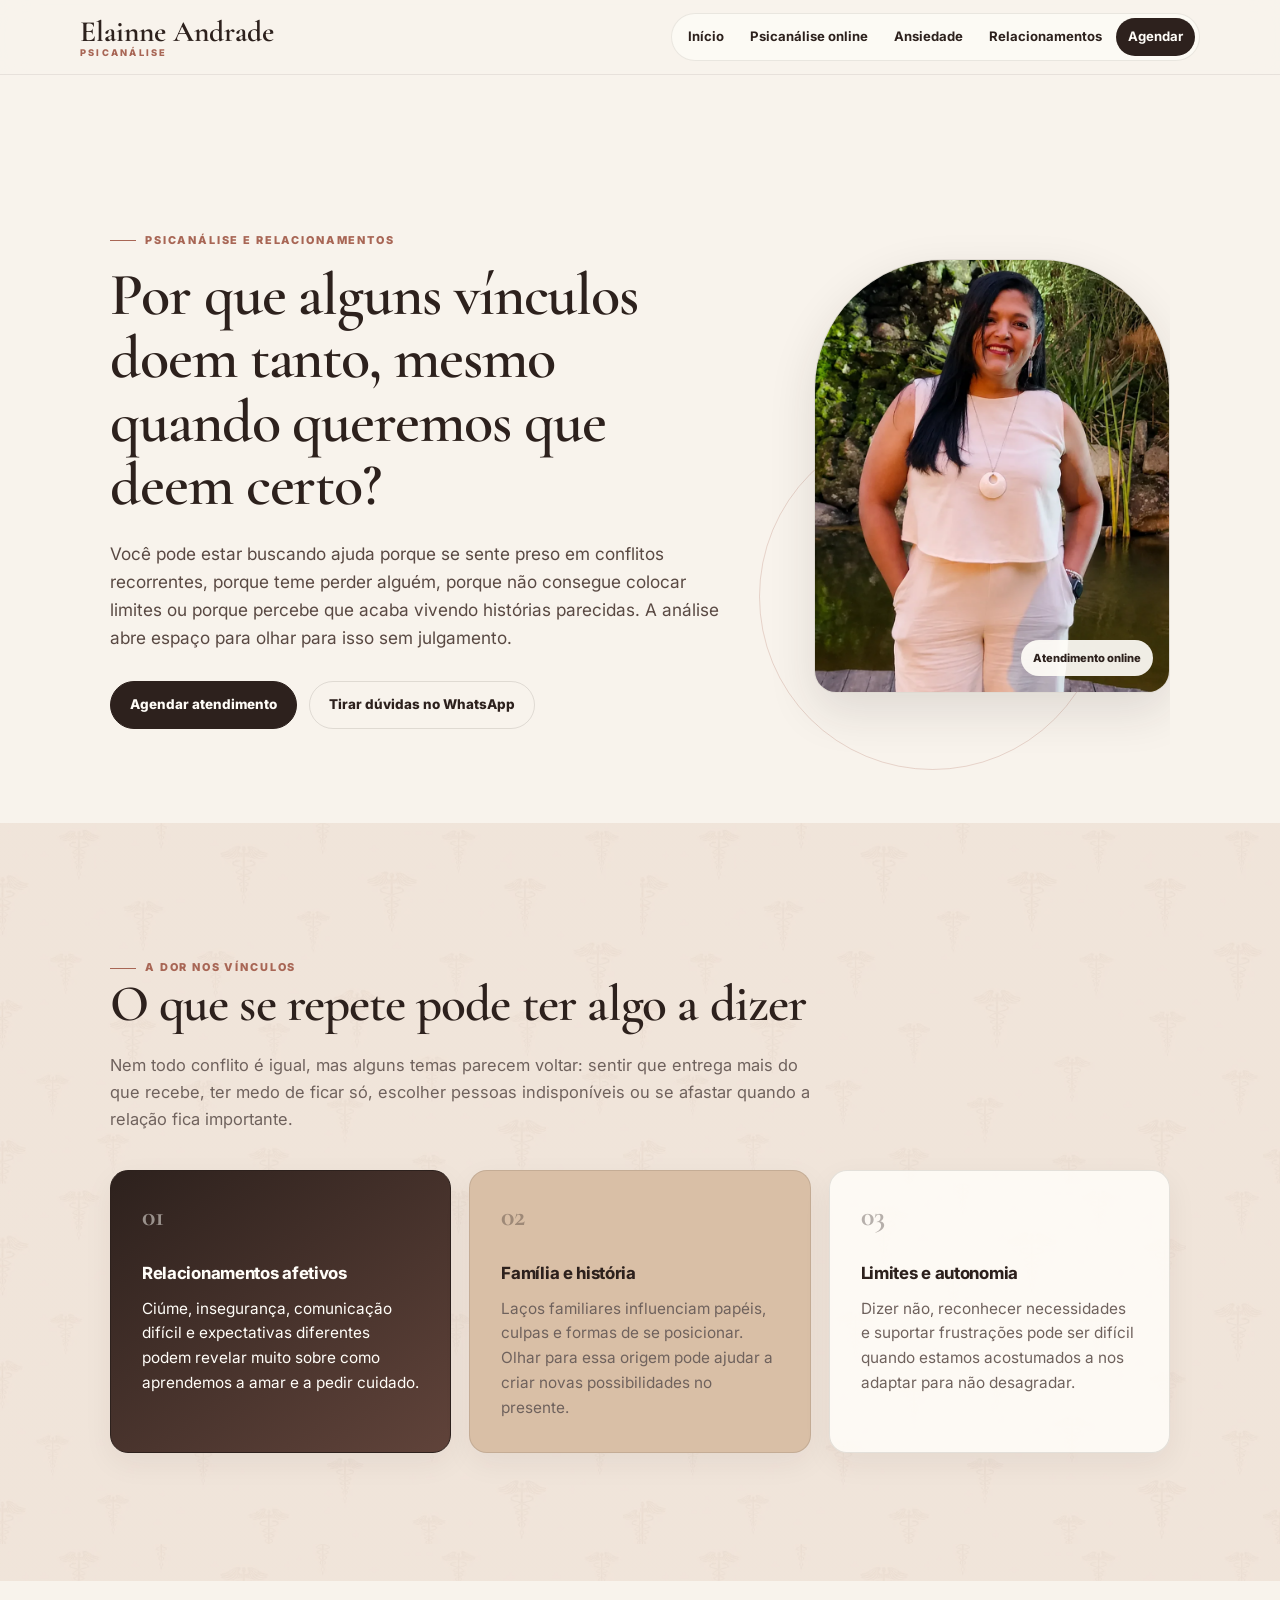
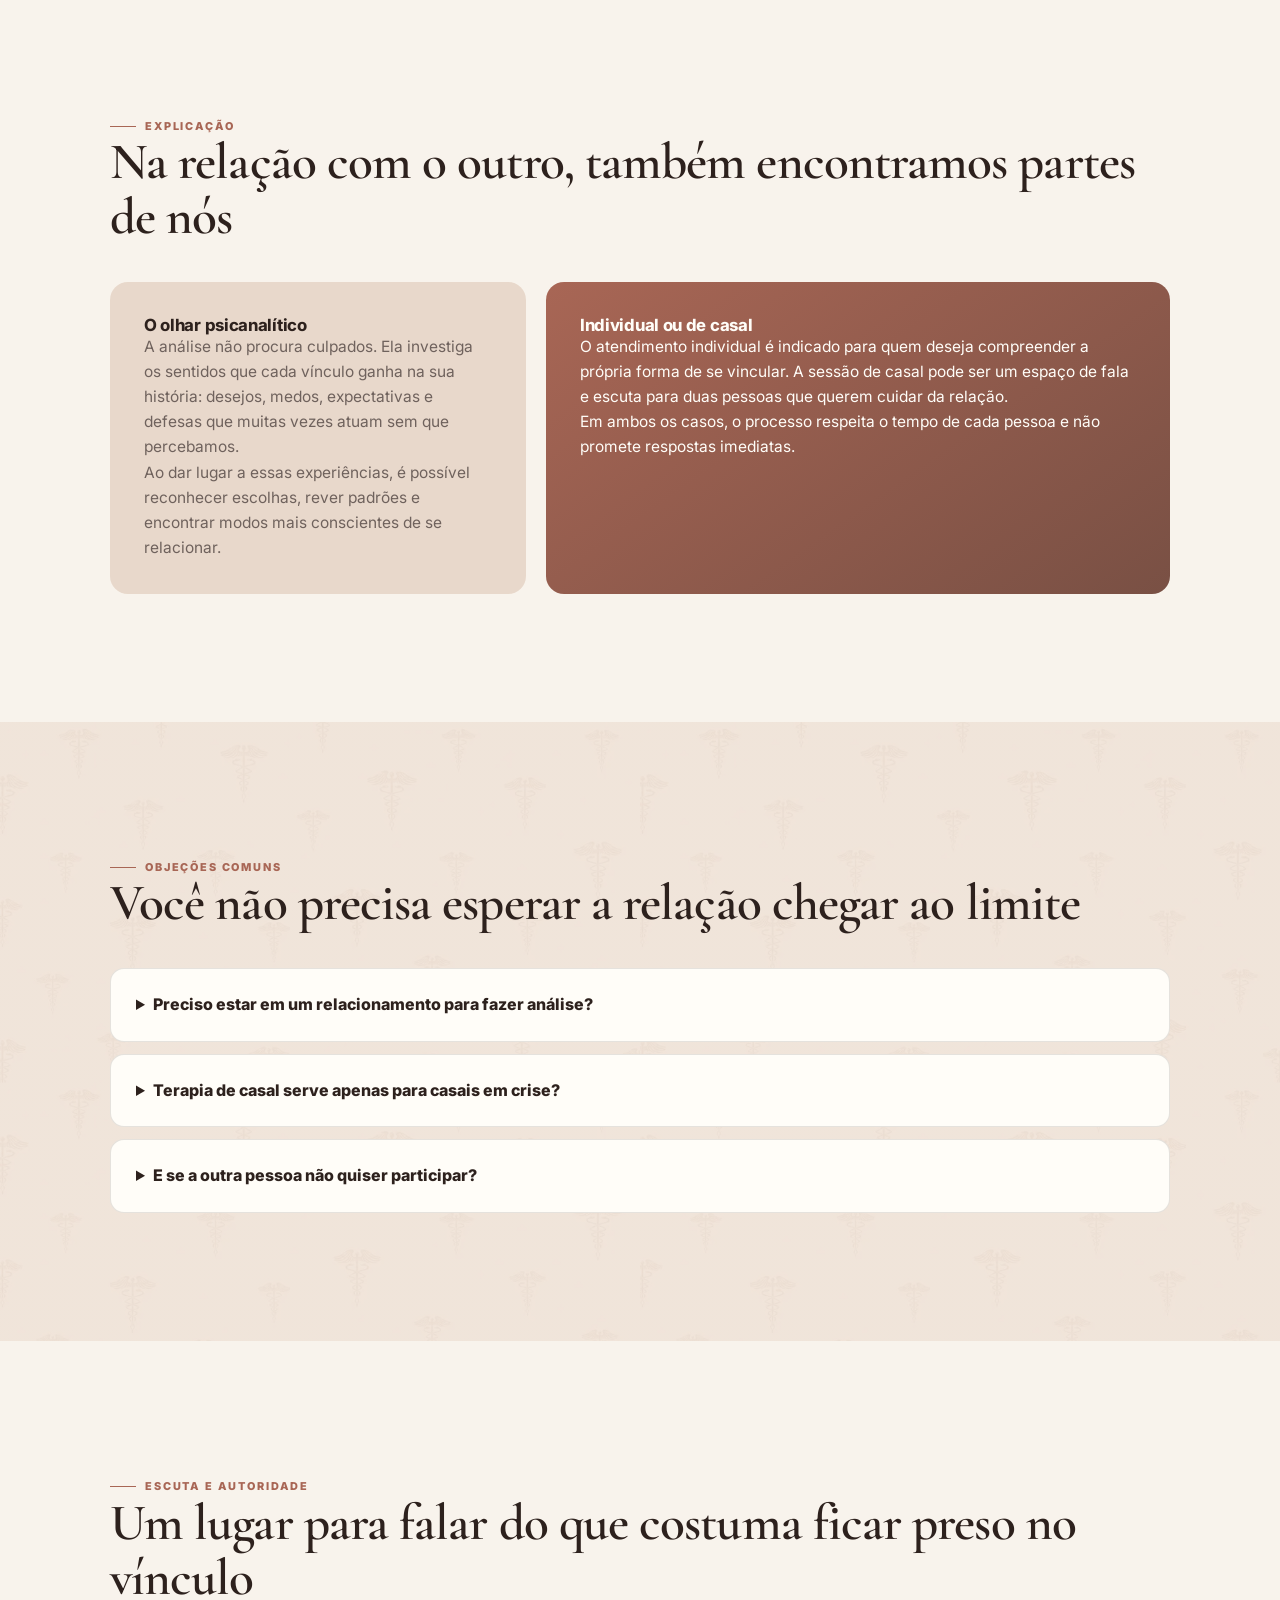
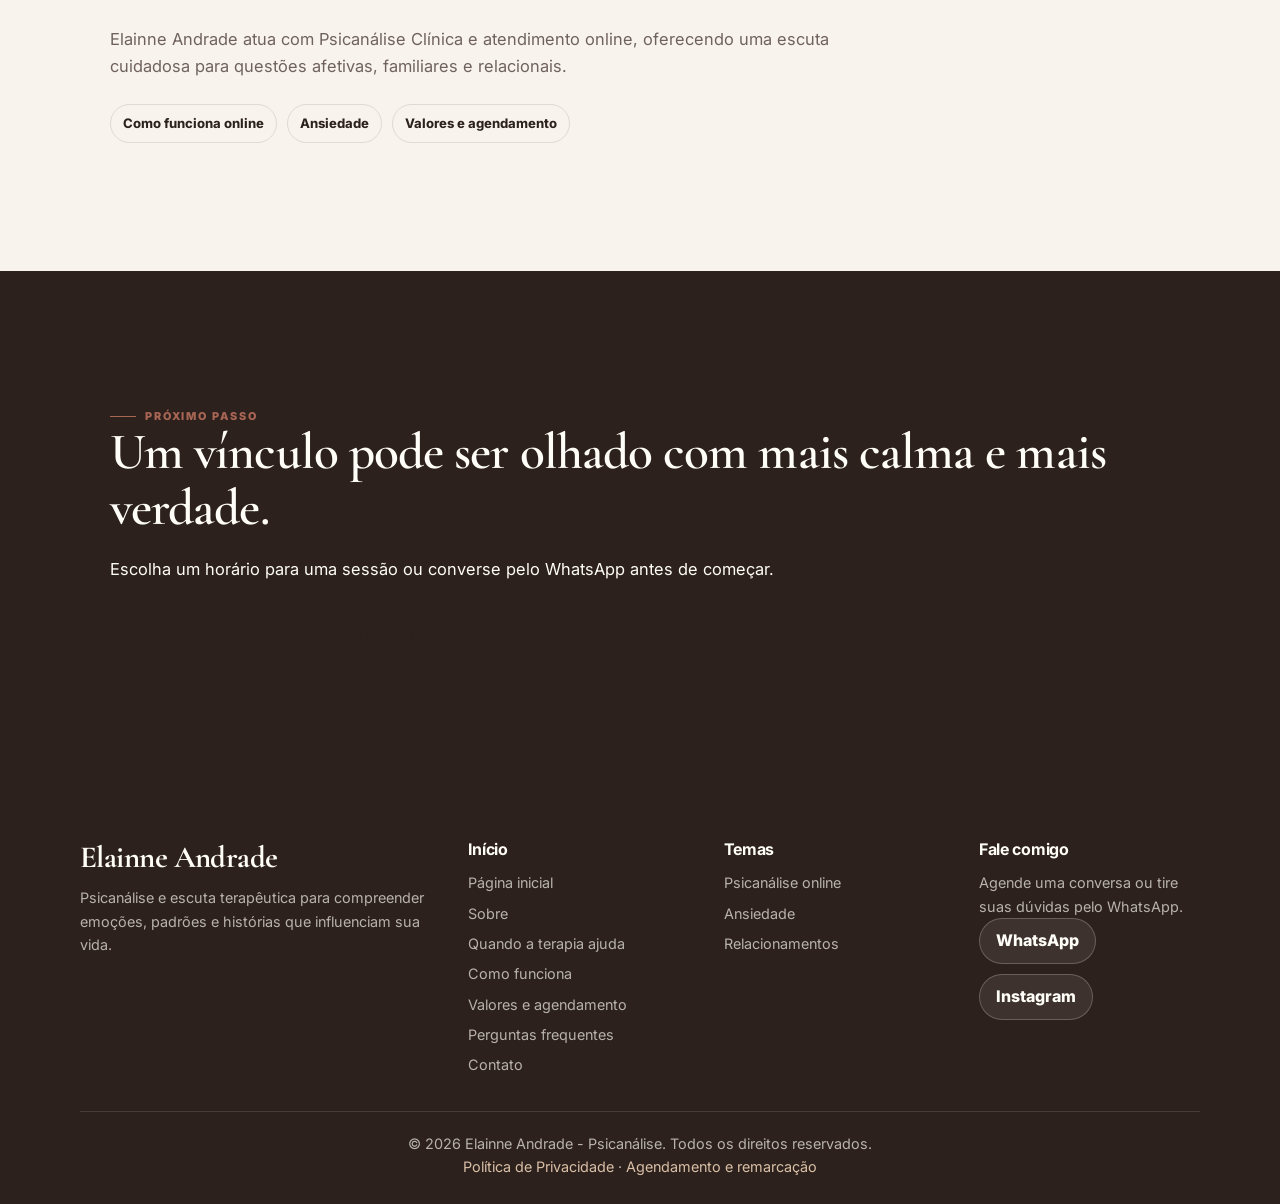
<file: relacionamentos/index.html>
<!doctype html>
<html lang="pt-BR">
<head>
  <meta charset="UTF-8"><meta name="viewport" content="width=device-width, initial-scale=1.0">
  <title>Psicanálise e Relacionamentos | Elainne Andrade</title>
  <meta name="description" content="Um espaço de escuta para compreender padrões nos relacionamentos, conflitos afetivos, limites e formas de se vincular.">
  <link rel="icon" type="image/png" href="../img/favicon-32x32.png">
  <link rel="canonical" href="https://elainneandradepsi.com.br/relacionamentos/"><meta name="robots" content="index, follow, max-image-preview:large"><meta property="og:type" content="website"><meta property="og:locale" content="pt_BR"><meta property="og:title" content="Psicanálise e Relacionamentos | Elainne Andrade"><meta property="og:description" content="Compreenda padrões e conflitos nos relacionamentos."><meta property="og:url" content="https://elainneandradepsi.com.br/relacionamentos/"><meta property="og:image" content="https://elainneandradepsi.com.br/img/heroimg.png"><meta name="twitter:card" content="summary_large_image"><meta name="twitter:title" content="Psicanálise e Relacionamentos | Elainne Andrade"><meta name="twitter:description" content="Compreenda padrões e conflitos nos relacionamentos."><meta name="twitter:image" content="https://elainneandradepsi.com.br/img/heroimg.png">
  <link rel="preconnect" href="https://fonts.googleapis.com"><link rel="preconnect" href="https://fonts.gstatic.com" crossorigin><link href="https://fonts.googleapis.com/css2?family=Cormorant+Garamond:wght@500;600;700&family=Inter:wght@400;500;600;700&display=swap" rel="stylesheet"><link rel="stylesheet" href="../style.css"><link rel="stylesheet" href="../pages.css"><link rel="preload" as="image" href="../img/heroimg.webp" type="image/webp" fetchpriority="high">
  <script type="application/ld+json">{"@context":"https://schema.org","@graph":[{"@type":"WebPage","@id":"https://elainneandradepsi.com.br/relacionamentos/#webpage","url":"https://elainneandradepsi.com.br/relacionamentos/","name":"Psicanálise e Relacionamentos | Elainne Andrade","description":"Um espaço de escuta para compreender padrões, conflitos afetivos, limites e formas de se vincular.","isPartOf":{"@id":"https://elainneandradepsi.com.br/#website"}},{"@type":"FAQPage","mainEntity":[{"@type":"Question","name":"Preciso estar em um relacionamento para fazer análise?","acceptedAnswer":{"@type":"Answer","text":"Não. A análise pode ajudar a compreender vínculos atuais, relações familiares, experiências passadas e a própria forma de se colocar nas relações."}},{"@type":"Question","name":"Terapia de casal serve apenas para casais em crise?","acceptedAnswer":{"@type":"Answer","text":"Não necessariamente. Ela pode ajudar diante de conflitos e também a melhorar a comunicação, atravessar mudanças ou construir uma relação mais consciente."}},{"@type":"Question","name":"E se a outra pessoa não quiser participar?","acceptedAnswer":{"@type":"Answer","text":"O processo individual continua sendo um espaço para compreender seus limites, necessidades e escolhas."}}]}]}</script>
  <!-- Google tag (gtag.js) -->
  <script async src="https://www.googletagmanager.com/gtag/js?id=G-DVMWC11MEJ"></script>
  <script>window.dataLayer = window.dataLayer || []; function gtag(){dataLayer.push(arguments);} gtag('js', new Date()); gtag('config', 'G-DVMWC11MEJ');</script>
</head>
<body>
  <header class="header"><div class="container-header"><a href="../" class="logo" aria-label="Elainne Andrade - início"><span>Elainne Andrade</span><small>Psicanálise</small></a><button class="menu-toggle" type="button" aria-label="Abrir menu" aria-expanded="false"><span></span></button><nav class="menu" aria-label="Navegação principal"><a href="../">Início</a><a href="../psicanalise-online/">Psicanálise online</a><a href="../ansiedade/">Ansiedade</a><a aria-current="page" href="./">Relacionamentos</a><a class="btn-menu" href="../agendamento.html">Agendar</a></nav></div></header>
  <main>
    <section class="page-hero"><div class="hero-copy"><span class="eyebrow">Psicanálise e relacionamentos</span><h1>Por que alguns vínculos doem tanto, mesmo quando queremos que deem certo?</h1><p>Você pode estar buscando ajuda porque se sente preso em conflitos recorrentes, porque teme perder alguém, porque não consegue colocar limites ou porque percebe que acaba vivendo histórias parecidas. A análise abre espaço para olhar para isso sem julgamento.</p><div class="button-row"><a class="button" href="../agendamento.html">Agendar atendimento</a><a class="button button--secondary" href="https://wa.me/5511989873469" target="_blank" rel="noopener">Tirar dúvidas no WhatsApp</a></div></div><div class="hero-visual"><picture><source srcset="../img/heroimg.webp" type="image/webp"><img src="../img/heroimg.png" alt="Elainne Andrade, psicanalista clínica" fetchpriority="high" decoding="async"></picture></div></section>
    <section class="page-section page-section--tint"><span class="eyebrow">A dor nos vínculos</span><h2>O que se repete pode ter algo a dizer</h2><p class="section-lead">Nem todo conflito é igual, mas alguns temas parecem voltar: sentir que entrega mais do que recebe, ter medo de ficar só, escolher pessoas indisponíveis ou se afastar quando a relação fica importante.</p><div class="card-grid"><article class="card"><h3>Relacionamentos afetivos</h3><p>Ciúme, insegurança, comunicação difícil e expectativas diferentes podem revelar muito sobre como aprendemos a amar e a pedir cuidado.</p></article><article class="card"><h3>Família e história</h3><p>Laços familiares influenciam papéis, culpas e formas de se posicionar. Olhar para essa origem pode ajudar a criar novas possibilidades no presente.</p></article><article class="card"><h3>Limites e autonomia</h3><p>Dizer não, reconhecer necessidades e suportar frustrações pode ser difícil quando estamos acostumados a nos adaptar para não desagradar.</p></article></div></section>
    <section class="page-section"><span class="eyebrow">Explicação</span><h2>Na relação com o outro, também encontramos partes de nós</h2><div class="info-grid"><div class="info-panel"><h3>O olhar psicanalítico</h3><p>A análise não procura culpados. Ela investiga os sentidos que cada vínculo ganha na sua história: desejos, medos, expectativas e defesas que muitas vezes atuam sem que percebamos.</p><p>Ao dar lugar a essas experiências, é possível reconhecer escolhas, rever padrões e encontrar modos mais conscientes de se relacionar.</p></div><div class="info-panel"><h3>Individual ou de casal</h3><p>O atendimento individual é indicado para quem deseja compreender a própria forma de se vincular. A sessão de casal pode ser um espaço de fala e escuta para duas pessoas que querem cuidar da relação.</p><p>Em ambos os casos, o processo respeita o tempo de cada pessoa e não promete respostas imediatas.</p></div></div></section>
    <section class="page-section page-section--tint"><span class="eyebrow">Objeções comuns</span><h2>Você não precisa esperar a relação chegar ao limite</h2><div class="faq-list"><details><summary>Preciso estar em um relacionamento para fazer análise?</summary><p>Não. A análise pode ajudar a compreender vínculos atuais, relações familiares, experiências passadas e a própria forma de desejar e se colocar nas relações.</p></details><details><summary>Terapia de casal serve apenas para casais em crise?</summary><p>Não necessariamente. Ela pode ser buscada diante de conflitos, mas também por quem quer melhorar a comunicação, atravessar mudanças ou construir uma relação mais consciente.</p></details><details><summary>E se a outra pessoa não quiser participar?</summary><p>O processo individual continua sendo um espaço valioso para compreender seus limites, necessidades e escolhas, mesmo quando o outro não está disponível para um atendimento conjunto.</p></details></div></section>
    <section class="page-section"><span class="eyebrow">Escuta e autoridade</span><h2>Um lugar para falar do que costuma ficar preso no vínculo</h2><p class="section-lead">Elainne Andrade atua com Psicanálise Clínica e atendimento online, oferecendo uma escuta cuidadosa para questões afetivas, familiares e relacionais.</p><div class="inline-links"><a href="../psicanalise-online/">Como funciona online</a><a href="../ansiedade/">Ansiedade</a><a href="../#planos">Valores e agendamento</a></div></section>
    <section class="page-section page-section--dark"><span class="eyebrow">Próximo passo</span><h2>Um vínculo pode ser olhado com mais calma e mais verdade.</h2><p class="section-lead">Escolha um horário para uma sessão ou converse pelo WhatsApp antes de começar.</p><div class="button-row"><a class="button button--secondary" href="../agendamento.html">Agendar sessão</a><a class="button button--secondary" href="https://wa.me/5511989873469" target="_blank" rel="noopener">Conversar no WhatsApp</a></div></section>
  </main>
  <footer class="footer"><div class="footer-container"><div class="footer-col footer-brand"><h3>Elainne Andrade</h3><p>Psicanálise e escuta terapêutica para compreender emoções, padrões e histórias que influenciam sua vida.</p></div><div class="footer-col"><h4>Início</h4><ul><li><a href="../">Página inicial</a></li><li><a href="../#sobre">Sobre</a></li><li><a href="../#terapia">Quando a terapia ajuda</a></li><li><a href="../#como-funciona">Como funciona</a></li><li><a href="../#planos">Valores e agendamento</a></li><li><a href="../#faq">Perguntas frequentes</a></li><li><a href="../#contato">Contato</a></li></ul></div><div class="footer-col"><h4>Temas</h4><ul><li><a href="../psicanalise-online/">Psicanálise online</a></li><li><a href="../ansiedade/">Ansiedade</a></li><li><a href="../relacionamentos/">Relacionamentos</a></li></ul></div><div class="footer-col"><h4>Fale comigo</h4><p>Agende uma conversa ou tire suas dúvidas pelo WhatsApp.</p><a href="https://wa.me/5511989873469" target="_blank" rel="noopener" class="instagram-link">WhatsApp</a><a href="https://www.instagram.com/elainneandradepsicanalista?igsh=MXZ6ejdtMHZ6Zzd1Zg==" target="_blank" rel="noopener" class="instagram-link">Instagram</a></div></div><div class="footer-bottom">© 2026 Elainne Andrade - Psicanálise. Todos os direitos reservados.<br><a href="../politica-de-privacidade/">Política de Privacidade</a> · <a href="../agendamento-e-remarcacao/">Agendamento e remarcação</a></div></footer><script src="../site-navigation.js" defer></script>
</body></html>
</file>
<file: style.css>
:root {
  --off: #F8F3EC;
  --off-2: #FFFDF8;
  --beige: #E8D8CB;
  --beige-soft: #EFE2D7;
  --brown-light: #D8C3B4;
  --brown-mid: #9B7464;
  --brown-dark: #2D211D;
  --terracotta: #A86655;
  --champagne: #D9BFA6;
  --text: #2D211D;
  --muted: #6F625D;
  --line: rgba(45, 33, 29, 0.12);
  --line-strong: rgba(45, 33, 29, 0.18);
  --paper: rgba(255, 253, 248, 0.86);
  --shadow: 0 18px 48px rgba(45, 33, 29, 0.10);
  --shadow-soft: 0 10px 30px rgba(45, 33, 29, 0.07);
  --container: min(1120px, calc(100% - 48px));
  --radius: 20px;
  --radius-lg: 30px;
}

* {
  margin: 0;
  padding: 0;
  box-sizing: border-box;
}

html {
  overflow-x: hidden;
  scroll-behavior: smooth;
  scroll-padding-top: 84px;
}

body {
  min-height: 100vh;
  overflow-x: hidden;
  background: var(--off);
  color: var(--text);
  font-family: "Inter", system-ui, -apple-system, BlinkMacSystemFont, "Segoe UI", sans-serif;
  line-height: 1.62;
  text-rendering: optimizeLegibility;
}

img {
  max-width: 100%;
  display: block;
}

a {
  color: inherit;
}

button,
a {
  -webkit-tap-highlight-color: transparent;
}

button {
  font: inherit;
}

::selection {
  background: rgba(168, 102, 85, 0.24);
  color: var(--brown-dark);
}

.container-header,
.hero-grid,
.sobre-grid,
.faq-layout,
.contato-inner,
.footer-container,
.footer-bottom,
.terapia > .section-heading,
.terapia > .therapy-board,
.funciona > .journey-heading,
.funciona > .journey-line,
.planos > .section-heading,
.planos > .plans-shell,
.depoimentos > .depo-heading,
.depoimentos > .depo-grid {
  width: var(--container);
  margin-inline: auto;
}

section {
  position: relative;
  padding: 84px 0;
}

h1,
h2,
h3,
h4 {
  color: var(--brown-dark);
  line-height: 1.12;
  letter-spacing: -0.018em;
}

h1,
h2 {
  font-family: "Cormorant Garamond", Georgia, serif;
  font-weight: 600;
}

h1 {
  max-width: 690px;
  font-size: clamp(2.8rem, 5.6vw, 5.15rem);
}

h2 {
  font-size: clamp(2.05rem, 4vw, 3.6rem);
}

h3 {
  font-size: 1.04rem;
  font-weight: 750;
}

p {
  color: var(--muted);
  font-size: 0.97rem;
}

/* Header */

.header {
  position: sticky;
  top: 0;
  z-index: 100;
  padding: 13px 0;
  background: rgba(248, 243, 236, 0.88);
  border-bottom: 1px solid rgba(45, 33, 29, 0.08);
  backdrop-filter: blur(16px);
  transition: padding 0.22s ease, background 0.22s ease, box-shadow 0.22s ease;
}

.header.scrolled {
  padding: 8px 0;
  background: rgba(248, 243, 236, 0.97);
  box-shadow: 0 12px 30px rgba(45, 33, 29, 0.07);
}

.container-header {
  display: flex;
  align-items: center;
  justify-content: space-between;
  gap: 20px;
}

.logo {
  position: relative;
  z-index: 4;
  display: grid;
  gap: 2px;
  color: var(--brown-dark);
  text-decoration: none;
  line-height: 1;
}

.logo span {
  font-family: "Cormorant Garamond", Georgia, serif;
  font-size: clamp(1.35rem, 2.3vw, 1.85rem);
  font-weight: 650;
}

.logo small {
  color: var(--terracotta);
  font-size: 0.58rem;
  font-weight: 850;
  letter-spacing: 0.24em;
  text-transform: uppercase;
}

.menu {
  display: flex;
  align-items: center;
  gap: 2px;
  padding: 4px;
  border: 1px solid rgba(45, 33, 29, 0.09);
  border-radius: 999px;
  background: rgba(255, 253, 248, 0.66);
}

.menu a {
  min-height: 38px;
  display: inline-flex;
  align-items: center;
  justify-content: center;
  padding: 8px 12px;
  border-radius: 999px;
  color: var(--brown-dark);
  text-decoration: none;
  font-size: 0.82rem;
  font-weight: 700;
  transition: 0.2s ease;
}

.menu a:not(.btn-menu):hover {
  background: rgba(216, 195, 180, 0.36);
  color: var(--terracotta);
}

.btn-menu {
  background: var(--brown-dark);
  color: var(--off-2) !important;
}

.btn-menu:hover {
  transform: translateY(-1px);
  background: var(--terracotta);
}

.menu-toggle {
  display: none;
  position: relative;
  z-index: 4;
  width: 42px;
  height: 42px;
  border: 1px solid var(--line);
  border-radius: 999px;
  background: rgba(255, 253, 248, 0.78);
  color: var(--brown-dark);
  cursor: pointer;
}

.menu-toggle span,
.menu-toggle::before,
.menu-toggle::after {
  content: "";
  position: absolute;
  left: 12px;
  width: 16px;
  height: 2px;
  border-radius: 4px;
  background: currentColor;
  transition: 0.2s ease;
}

.menu-toggle::before { top: 14px; }
.menu-toggle span { top: 20px; }
.menu-toggle::after { top: 26px; }

.header.menu-open .menu-toggle::before {
  top: 20px;
  transform: rotate(45deg);
}

.header.menu-open .menu-toggle span {
  opacity: 0;
}

.header.menu-open .menu-toggle::after {
  top: 20px;
  transform: rotate(-45deg);
}

/* Base visual */

.editorial-pattern {
  background-color: var(--off);
  background-image:
    linear-gradient(180deg, rgba(248, 243, 236, 0.58), rgba(248, 243, 236, 0.72)),
    url("img/fundo-offwhite.webp");
  background-size: auto, 760px auto;
  background-repeat: repeat, repeat;
  background-position: center, top center;
}

.kicker {
  display: inline-flex;
  align-items: center;
  gap: 10px;
  margin-bottom: 12px;
  color: var(--terracotta);
  font-size: 0.68rem;
  font-weight: 850;
  letter-spacing: 0.18em;
  text-transform: uppercase;
}

.kicker::before {
  content: "";
  display: inline-block;
  width: 28px;
  height: 1px;
  background: currentColor;
}

.btn-primary,
.btn-ghost,
.btn-light {
  display: inline-flex;
  align-items: center;
  justify-content: center;
  min-height: 46px;
  padding: 12px 20px;
  border-radius: 999px;
  font-size: 0.84rem;
  font-weight: 800;
  text-decoration: none;
  transition: transform 0.2s ease, background 0.2s ease, border-color 0.2s ease, box-shadow 0.2s ease;
}

.btn-primary {
  border: 1px solid var(--brown-dark);
  background: var(--brown-dark);
  color: var(--off-2);
  box-shadow: 0 12px 26px rgba(45, 33, 29, 0.18);
}

.btn-primary:hover {
  transform: translateY(-2px);
  background: var(--terracotta);
  border-color: var(--terracotta);
}

.btn-ghost {
  border: 1px solid rgba(45, 33, 29, 0.16);
  background: rgba(255, 253, 248, 0.52);
  color: var(--brown-dark);
}

.btn-ghost:hover {
  transform: translateY(-2px);
  background: rgba(255, 253, 248, 0.92);
}

.btn-light {
  border: 1px solid var(--champagne);
  background: var(--champagne);
  color: var(--brown-dark);
  box-shadow: 0 14px 30px rgba(0, 0, 0, 0.14);
}

.btn-light:hover {
  transform: translateY(-2px);
  background: var(--off-2);
  border-color: var(--off-2);
}

/* Hero */

.hero {
  min-height: auto;
  display: flex;
  align-items: center;
  padding: 76px 0 88px;
  overflow: hidden;
  isolation: isolate;
}

.hero::before,
.hero::after,
.hero-noise {
  display: none;
}

.hero-grid {
  display: grid;
  grid-template-columns: minmax(0, 1fr) minmax(330px, 0.72fr);
  align-items: center;
  gap: clamp(34px, 6vw, 70px);
}

.hero-copy {
  position: relative;
  z-index: 2;
}

.hero-copy p {
  max-width: 560px;
  margin-top: 18px;
  color: #594943;
  font-size: clamp(0.98rem, 1.35vw, 1.08rem);
}

.hero-actions {
  display: flex;
  flex-wrap: wrap;
  gap: 12px;
  margin-top: 28px;
}

.hero-signals {
  display: flex;
  flex-wrap: wrap;
  gap: 8px;
  margin-top: 30px;
}

.hero-signals span {
  display: inline-flex;
  align-items: center;
  min-height: 34px;
  padding: 7px 11px;
  border: 1px solid rgba(45, 33, 29, 0.1);
  border-radius: 999px;
  background: rgba(255, 253, 248, 0.66);
  color: #5F5049;
  font-size: 0.74rem;
  font-weight: 750;
  backdrop-filter: blur(8px);
}

.hero-media {
  position: relative;
  min-height: 500px;
}

.portrait-frame {
  position: absolute;
  inset: 0 18px 38px 18px;
  overflow: hidden;
  border: 1px solid rgba(45, 33, 29, 0.11);
  border-radius: 150px 150px 24px 24px;
  background: var(--brown-light);
  box-shadow: var(--shadow);
}

.portrait-frame::before {
  content: "";
  position: absolute;
  inset: 12px;
  z-index: 2;
  border: 1px solid rgba(255, 253, 248, 0.58);
  border-radius: 138px 138px 18px 18px;
  pointer-events: none;
}

.portrait-frame img {
  width: 100%;
  height: 100%;
  object-fit: cover;
  object-position: center 20%;
  filter: saturate(0.94) contrast(0.98) sepia(0.04);
}

.floating-card {
  position: absolute;
  z-index: 3;
  display: grid;
  gap: 4px;
  max-width: 230px;
  padding: 15px 17px;
  border: 1px solid rgba(45, 33, 29, 0.1);
  border-radius: 16px;
  background: rgba(255, 253, 248, 0.9);
  box-shadow: var(--shadow-soft);
  backdrop-filter: blur(14px);
}

.floating-card strong {
  color: var(--brown-dark);
  font-family: "Inter", sans-serif;
  font-size: 0.88rem;
  font-weight: 850;
  line-height: 1.1;
}

.floating-card span {
  color: var(--muted);
  font-size: 0.76rem;
  line-height: 1.45;
}

.card-top {
  top: 9%;
  left: 0;
}

.card-bottom {
  right: 0;
  bottom: 0;
}

/* Manifesto */

.manifesto {
  padding: 58px 0;
  background: linear-gradient(135deg, var(--brown-light), #c9aa97);
  overflow: hidden;
}

.manifesto::after {
  content: "";
  position: absolute;
  inset: 16px;
  border: 1px solid rgba(255, 253, 248, 0.28);
  border-radius: 26px;
  pointer-events: none;
}

.manifesto-inner {
  width: min(880px, calc(100% - 48px));
  margin-inline: auto;
  text-align: center;
}

.manifesto span {
  display: inline-flex;
  margin-bottom: 12px;
  color: rgba(45, 33, 29, 0.58);
  font-size: 0.68rem;
  font-weight: 850;
  letter-spacing: 0.18em;
  text-transform: uppercase;
}

.manifesto h2 {
  color: var(--brown-dark);
  font-size: clamp(2.1rem, 4.5vw, 3.9rem);
}

/* Sobre */

.sobre {
  overflow: hidden;
}

.section-label {
  display: none;
}

.sobre-grid {
  display: grid;
  grid-template-columns: minmax(260px, 0.68fr) minmax(0, 1.12fr);
  gap: clamp(30px, 5vw, 64px);
  align-items: start;
}

.sobre-image-wrap {
  position: sticky;
  top: 96px;
}

.sobre-image {
  position: relative;
}

.sobre-image::before {
  content: "";
  position: absolute;
  inset: 14px -10px -10px 14px;
  z-index: -1;
  border: 1px solid rgba(168, 102, 85, 0.26);
  border-radius: var(--radius-lg);
}

.sobre-image img {
  width: 100%;
  aspect-ratio: 4 / 5.1;
  object-fit: cover;
  object-position: center 18%;
  border-radius: var(--radius-lg);
  box-shadow: var(--shadow);
}

.sobre-content {
  display: grid;
  gap: 18px;
}

.copy-block,
.formation-panel,
.closing-note,
.therapy-card,
.journey-item,
.plan-card,
.depo-card,
.faq-card,
.faq-intro,
.contato-inner {
  border: 1px solid rgba(45, 33, 29, 0.1);
  box-shadow: var(--shadow-soft);
}

.copy-block,
.formation-panel,
.closing-note {
  border-radius: var(--radius);
  background: rgba(255, 253, 248, 0.86);
  backdrop-filter: blur(10px);
}

.copy-block {
  padding: clamp(24px, 3.5vw, 34px);
}

.copy-large p {
  color: #5f5049;
  font-size: 0.98rem;
}

.copy-large p + p {
  margin-top: 15px;
}

.formation-panel {
  padding: clamp(22px, 3.5vw, 32px);
  background: rgba(232, 216, 203, 0.86);
}

.formation-title {
  display: flex;
  align-items: end;
  justify-content: space-between;
  gap: 22px;
  margin-bottom: 20px;
}

.formation-title span {
  color: var(--terracotta);
  font-size: 0.68rem;
  font-weight: 850;
  letter-spacing: 0.16em;
  text-transform: uppercase;
}

.formation-title h2 {
  max-width: 510px;
  text-align: right;
  font-size: clamp(1.75rem, 3vw, 2.65rem);
}

.formation-grid {
  display: grid;
  grid-template-columns: repeat(2, minmax(0, 1fr));
  gap: 10px;
  list-style: none;
}

.formation-grid li {
  min-height: 94px;
  display: flex;
  flex-direction: column;
  justify-content: space-between;
  padding: 16px;
  border: 1px solid rgba(45, 33, 29, 0.11);
  border-radius: 16px;
  background: rgba(255, 253, 248, 0.58);
}

.formation-grid span {
  color: rgba(45, 33, 29, 0.36);
  font-family: "Cormorant Garamond", Georgia, serif;
  font-size: 1.45rem;
  font-weight: 700;
}

.formation-grid strong {
  color: var(--brown-dark);
  font-size: 0.84rem;
  line-height: 1.32;
}

.closing-note {
  padding: clamp(22px, 3.4vw, 32px);
  background: linear-gradient(135deg, rgba(45, 33, 29, 0.96), rgba(96, 67, 58, 0.94));
}

.closing-note p {
  color: rgba(255, 253, 248, 0.86);
  font-family: "Cormorant Garamond", Georgia, serif;
  font-size: clamp(1.35rem, 2.35vw, 1.95rem);
  line-height: 1.2;
}

/* Terapia */

.terapia {
  background: linear-gradient(180deg, var(--beige), var(--beige-soft));
}

.section-heading {
  margin-bottom: 38px;
}

.split-heading {
  display: grid;
  grid-template-columns: minmax(0, 0.85fr) minmax(280px, 0.72fr);
  gap: clamp(24px, 5vw, 64px);
  align-items: end;
}

.split-heading h2 {
  max-width: 620px;
}

.ajuda-subtitulo,
.section-intro {
  color: rgba(45, 33, 29, 0.72);
  font-size: 0.98rem;
}

.therapy-board {
  display: grid;
  grid-template-columns: repeat(3, minmax(0, 1fr));
  gap: 16px;
}

.therapy-card,
.therapy-card.tall,
.therapy-card.wide,
.therapy-card.dark,
.therapy-card.soft {
  grid-column: auto;
  grid-row: auto;
  min-height: 225px;
  position: relative;
  overflow: hidden;
  display: flex;
  flex-direction: column;
  justify-content: space-between;
  padding: 24px;
  border-radius: var(--radius);
  background: rgba(255, 253, 248, 0.8);
  transition: transform 0.24s ease, box-shadow 0.24s ease;
}

.therapy-card:nth-child(2),
.therapy-card:nth-child(5) {
  background: var(--brown-light);
}

.therapy-card:nth-child(3) {
  background: rgba(255, 253, 248, 0.68);
}

.therapy-card.dark,
.therapy-card:nth-child(6) {
  background: linear-gradient(145deg, var(--brown-mid), var(--terracotta));
}

.therapy-card.tall,
.therapy-card:nth-child(1) {
  background: linear-gradient(145deg, var(--brown-dark), #5d4037);
}

.therapy-card::after {
  content: "";
  position: absolute;
  right: -36px;
  bottom: -36px;
  width: 104px;
  aspect-ratio: 1;
  border-radius: 999px;
  background: rgba(216, 195, 180, 0.28);
}

.therapy-card:hover {
  transform: translateY(-4px);
  box-shadow: var(--shadow);
}

.therapy-card.tall h3,
.therapy-card.tall p,
.therapy-card.tall .number,
.therapy-card.dark h3,
.therapy-card.dark p,
.therapy-card.dark .number,
.therapy-card:nth-child(1) h3,
.therapy-card:nth-child(1) p,
.therapy-card:nth-child(1) .number,
.therapy-card:nth-child(6) h3,
.therapy-card:nth-child(6) p,
.therapy-card:nth-child(6) .number {
  color: var(--off-2);
}

.therapy-card.tall p,
.therapy-card.dark p,
.therapy-card:nth-child(1) p,
.therapy-card:nth-child(6) p {
  color: rgba(255, 253, 248, 0.78);
}

.number {
  position: relative;
  z-index: 2;
  display: inline-block;
  margin-bottom: 36px;
  color: rgba(45, 33, 29, 0.42);
  font-family: "Cormorant Garamond", Georgia, serif;
  font-size: 2.15rem;
  font-weight: 700;
  line-height: 0.9;
}

.therapy-card h3,
.therapy-card p {
  position: relative;
  z-index: 2;
}

.therapy-card h3 {
  margin-bottom: 10px;
}

.therapy-card p {
  max-width: 420px;
  font-size: 0.9rem;
}

/* Jornada */

.funciona {
  overflow: hidden;
  background: linear-gradient(135deg, var(--brown-light), #ccb09e);
}

.funciona::after {
  display: none;
}

.journey-heading {
  max-width: 720px;
  margin: 0 auto 42px;
  text-align: center;
}

.journey-heading h2,
.journey-heading p {
  color: var(--brown-dark);
}

.journey-heading .section-intro {
  max-width: 560px;
  margin: 14px auto 0;
  color: rgba(45, 33, 29, 0.7);
}

.journey-line {
  position: relative;
  display: grid;
  grid-template-columns: repeat(4, minmax(0, 1fr));
  gap: 14px;
}

.journey-line::before {
  display: none;
}

.journey-item {
  position: relative;
  min-height: 236px;
  padding: 22px 20px;
  border-radius: var(--radius);
  background: rgba(255, 253, 248, 0.55);
  backdrop-filter: blur(9px);
}

.journey-item span {
  display: inline-flex;
  align-items: center;
  justify-content: center;
  width: 48px;
  height: 48px;
  margin-bottom: 18px;
  border-radius: 999px;
  background: var(--brown-dark);
  color: var(--off-2);
  font-family: "Cormorant Garamond", Georgia, serif;
  font-size: 1.18rem;
  font-weight: 700;
}

.journey-item i {
  display: block;
  margin-bottom: 14px;
  color: var(--terracotta);
  font-size: 1rem;
}

.journey-item h3 {
  margin-bottom: 10px;
}

.journey-item p {
  color: rgba(45, 33, 29, 0.68);
  font-size: 0.88rem;
}

/* Planos */

.planos {
  overflow: hidden;
}

.center-heading {
  max-width: 720px;
  margin: 0 auto 40px;
  text-align: center;
}

.center-heading .kicker {
  justify-content: center;
}

.center-heading .section-intro {
  max-width: 590px;
  margin: 14px auto 0;
}

.plans-shell {
  width: min(860px, 100%);
  display: grid;
  grid-template-columns: repeat(2, minmax(0, 1fr));
  gap: 18px;
}

.plan-card {
  position: relative;
  overflow: hidden;
  min-height: 350px;
  display: flex;
  flex-direction: column;
  align-items: flex-start;
  padding: clamp(24px, 4vw, 34px);
  border-radius: var(--radius);
  background: rgba(255, 253, 248, 0.86);
  backdrop-filter: blur(10px);
}

.plan-card.featured {
  background: linear-gradient(150deg, rgba(216, 195, 180, 0.94), rgba(232, 216, 203, 0.9));
  border-color: rgba(168, 102, 85, 0.24);
  transform: none;
}

.plan-topline {
  width: 54px;
  height: 2px;
  margin-bottom: 20px;
  background: var(--terracotta);
}

.tag {
  position: absolute;
  top: 18px;
  right: 18px;
  padding: 7px 10px;
  border-radius: 999px;
  background: rgba(45, 33, 29, 0.1);
  color: var(--brown-dark);
  font-size: 0.62rem;
  font-weight: 850;
  letter-spacing: 0.08em;
  text-transform: uppercase;
}

.plan-card h3 {
  font-family: "Cormorant Garamond", Georgia, serif;
  font-size: clamp(1.85rem, 3vw, 2.55rem);
}

.descricao {
  margin: 12px 0 4px;
  color: #5f5049;
}

.plan-card ul {
  display: grid;
  gap: 9px;
  margin: 22px 0 26px;
  padding: 0;
  list-style: none;
}

.plan-card li {
  color: var(--muted);
  font-size: 0.9rem;
}

.plan-card .btn-primary {
  margin-top: auto;
}

/* Depoimentos */

.depoimentos {
  overflow: hidden;
  background: linear-gradient(135deg, #8c6658, var(--brown-mid));
}

.depoimentos::before {
  display: none;
}

.depo-heading {
  max-width: 680px;
  margin: 0 auto 40px;
  text-align: center;
}

.depo-heading h2,
.depo-heading .kicker {
  color: var(--off-2);
}

.depo-heading .kicker {
  justify-content: center;
}

.depo-grid {
  display: grid;
  grid-template-columns: repeat(3, minmax(0, 1fr));
  gap: 16px;
}

.depo-card,
.depo-card.middle {
  position: relative;
  min-height: 254px;
  display: flex;
  flex-direction: column;
  justify-content: space-between;
  padding: 24px 22px;
  border: 1px solid rgba(255, 253, 248, 0.24);
  border-radius: var(--radius);
  background: rgba(255, 253, 248, 0.88);
  transform: none;
}

.quote {
  color: rgba(168, 102, 85, 0.24);
  font-family: "Cormorant Garamond", Georgia, serif;
  font-size: 3.8rem;
  line-height: 0.62;
}

.depo-card p {
  color: var(--brown-dark);
  font-size: 0.9rem;
  line-height: 1.66;
}

.depo-card h4 {
  margin-top: 20px;
  padding-top: 14px;
  border-top: 1px solid rgba(45, 33, 29, 0.1);
  color: var(--terracotta);
  font-size: 0.86rem;
}

/* FAQ */

.faq {
  overflow: hidden;
}

.faq-layout {
  display: grid;
  grid-template-columns: minmax(260px, 0.62fr) minmax(0, 1fr);
  gap: clamp(26px, 5vw, 60px);
  align-items: start;
}

.faq-intro {
  position: sticky;
  top: 98px;
  padding: clamp(24px, 4vw, 34px);
  border-radius: var(--radius-lg);
  background: linear-gradient(145deg, var(--brown-dark), #5e4238);
}

.faq-intro h2,
.faq-intro p,
.faq-intro .kicker {
  color: var(--off-2);
}

.faq-intro p {
  margin-top: 14px;
  color: rgba(255, 253, 248, 0.78);
}

.faq-grid {
  display: grid;
  gap: 10px;
}

.faq-card {
  overflow: hidden;
  border-radius: 16px;
  background: rgba(255, 253, 248, 0.88);
  backdrop-filter: blur(10px);
}

.faq-question {
  width: 100%;
  display: flex;
  align-items: center;
  justify-content: space-between;
  gap: 16px;
  padding: 19px 20px;
  border: 0;
  background: transparent;
  color: var(--brown-dark);
  font-size: 0.9rem;
  font-weight: 800;
  text-align: left;
  cursor: pointer;
}

.faq-question::after {
  content: "+";
  flex: 0 0 auto;
  width: 28px;
  height: 28px;
  display: inline-flex;
  align-items: center;
  justify-content: center;
  border-radius: 999px;
  background: rgba(216, 195, 180, 0.48);
  color: var(--brown-dark);
  font-size: 1rem;
  transition: 0.2s ease;
}

.faq-card.active .faq-question::after {
  transform: rotate(45deg);
  background: var(--brown-dark);
  color: var(--off-2);
}

.faq-answer {
  max-height: 0;
  overflow: hidden;
  padding: 0 20px;
  color: var(--muted);
  font-size: 0.88rem;
  transition: max-height 0.26s ease, padding-bottom 0.26s ease;
}

.faq-card.active .faq-answer {
  max-height: 230px;
  padding-bottom: 20px;
}

/* Contato */

.contato {
  overflow: hidden;
  padding: 88px 0;
  text-align: center;
  background:
    linear-gradient(135deg, rgba(45, 33, 29, 0.95), rgba(86, 58, 49, 0.9)),
    url("img/hero-psicanalise.webp") center / cover fixed;
}

.contato::before {
  content: "";
  position: absolute;
  inset: 18px;
  border: 1px solid rgba(255, 253, 248, 0.14);
  border-radius: var(--radius-lg);
  pointer-events: none;
}

.contato-inner {
  max-width: 720px;
  padding: clamp(28px, 5vw, 48px);
  border: 1px solid rgba(255, 253, 248, 0.16);
  border-radius: var(--radius-lg);
  background: rgba(255, 253, 248, 0.06);
  backdrop-filter: blur(13px);
}

.contato h2,
.contato p,
.contato .kicker {
  color: var(--off-2);
}

.contato p {
  max-width: 560px;
  margin: 16px auto 24px;
  color: rgba(255, 253, 248, 0.82);
}

/* Footer */

.footer {
  padding: 54px 0 26px;
  background: var(--brown-dark);
  color: var(--off-2);
}

.footer-container {
  display: grid;
  grid-template-columns: 1.25fr repeat(3, minmax(0, 0.78fr));
  gap: 34px;
}

.footer h3,
.footer h4 {
  margin-bottom: 12px;
  color: var(--off-2);
}

.footer h3 {
  font-family: "Cormorant Garamond", Georgia, serif;
  font-size: 1.92rem;
}

.footer p,
.footer li,
.footer-bottom {
  color: rgba(255, 253, 248, 0.66);
  font-size: 0.9rem;
}

.footer-brand p {
  max-width: 430px;
}

.footer ul {
  display: grid;
  gap: 7px;
  list-style: none;
}

.footer a {
  text-decoration: none;
  transition: color 0.2s ease;
}

.footer a:hover {
  color: var(--champagne);
}

.instagram-link {
  display: inline-flex;
  align-items: center;
  justify-content: center;
  min-height: 40px;
  padding: 9px 16px;
  border: 1px solid rgba(255, 253, 248, 0.22);
  border-radius: 999px;
  background: rgba(255, 253, 248, 0.08);
  color: var(--off-2);
  font-weight: 800;
}

.footer-col .instagram-link + .instagram-link {
  margin-top: 10px;
}

.footer-bottom {
  margin-top: 34px;
  padding-top: 20px;
  border-top: 1px solid rgba(255, 253, 248, 0.12);
  text-align: center;
}

.footer-bottom a {
  color: var(--champagne);
}

/* WhatsApp */

.whatsapp {
  position: fixed;
  right: 20px;
  bottom: 20px;
  z-index: 90;
  display: inline-flex;
  align-items: center;
  justify-content: center;
  width: 54px;
  height: 54px;
  border-radius: 999px;
  background: #2fb066;
  color: #fff;
  text-decoration: none;
  box-shadow: 0 14px 30px rgba(39, 119, 77, 0.32);
  transition: 0.2s ease;
}

.whatsapp:hover {
  transform: translateY(-3px) scale(1.02);
}

.whatsapp i {
  font-size: 1.62rem;
}

/* Animation */

.fade {
  opacity: 0;
  transform: translateY(18px);
  transition: opacity 0.65s ease, transform 0.65s ease;
}

.fade.visible {
  opacity: 1;
  transform: translateY(0);
}

@media (prefers-reduced-motion: reduce) {
  *,
  *::before,
  *::after {
    animation-duration: 0.001ms !important;
    animation-iteration-count: 1 !important;
    scroll-behavior: auto !important;
    transition-duration: 0.001ms !important;
  }

  .contato {
    background-attachment: scroll;
  }
}

/* Responsivo */

@media (max-width: 1120px) {
  .menu a {
    padding-inline: 9px;
    font-size: 0.78rem;
  }

  .hero-grid {
    grid-template-columns: minmax(0, 1fr) minmax(300px, 0.72fr);
    gap: 34px;
  }

  .hero-media {
    min-height: 460px;
  }

  .therapy-board {
    grid-template-columns: repeat(2, minmax(0, 1fr));
  }

  .journey-line {
    grid-template-columns: repeat(2, minmax(0, 1fr));
  }
}

@media (max-width: 920px) {
  :root {
    --container: min(1120px, calc(100% - 36px));
  }

  html {
    scroll-padding-top: 78px;
  }

  section {
    padding: 70px 0;
  }

  .menu-toggle {
    display: inline-flex;
  }

  .menu {
    position: fixed;
    inset: 0 0 auto;
    z-index: 3;
    display: grid;
    gap: 7px;
    padding: 84px 18px 22px;
    border: 0;
    border-radius: 0 0 24px 24px;
    background: rgba(255, 253, 248, 0.98);
    border-bottom: 1px solid var(--line);
    box-shadow: 0 22px 54px rgba(45, 33, 29, 0.14);
    transform: translateY(-110%);
    transition: transform 0.26s ease;
  }

  .header.menu-open .menu {
    transform: translateY(0);
  }

  .menu a {
    width: 100%;
    min-height: 46px;
    font-size: 0.92rem;
  }

  .hero {
    padding: 64px 0 72px;
  }

  .hero-grid,
  .sobre-grid,
  .split-heading,
  .faq-layout,
  .footer-container {
    grid-template-columns: 1fr;
  }

  .hero-copy {
    text-align: center;
  }

  .hero-copy h1,
  .hero-copy p {
    margin-inline: auto;
  }

  .hero-actions,
  .hero-signals,
  .kicker {
    justify-content: center;
  }

  .hero-media {
    width: min(460px, 100%);
    min-height: 520px;
    margin-inline: auto;
  }

  .portrait-frame {
    inset: 0 0 58px 0;
  }

  .card-top {
    top: 4%;
    left: 6px;
  }

  .card-bottom {
    right: 6px;
    bottom: 0;
  }

  .sobre-image-wrap,
  .faq-intro {
    position: relative;
    top: auto;
  }

  .sobre-image-wrap {
    width: min(460px, 100%);
    margin-inline: auto;
  }

  .formation-title {
    display: grid;
    grid-template-columns: 1fr;
    gap: 8px;
    text-align: center;
  }

  .formation-title h2 {
    margin-inline: auto;
    text-align: center;
  }

  .depo-grid,
  .plans-shell {
    grid-template-columns: 1fr;
  }

  .faq-intro {
    text-align: center;
  }
}

@media (max-width: 680px) {
  :root {
    --container: min(1120px, calc(100% - 28px));
    --radius: 18px;
    --radius-lg: 26px;
  }

  section {
    padding: 60px 0;
  }

  h1 {
    font-size: clamp(2.4rem, 12vw, 3.55rem);
  }

  h2 {
    font-size: clamp(1.9rem, 9.6vw, 2.8rem);
  }

  p {
    font-size: 0.93rem;
  }

  .header {
    padding: 10px 0;
  }

  .logo span {
    font-size: 1.32rem;
  }

  .logo small {
    font-size: 0.52rem;
  }

  .editorial-pattern {
    background-size: auto, 520px auto;
  }

  .hero {
    padding-top: 52px;
  }

  .hero-copy p {
    max-width: 340px;
  }

  .hero-actions {
    flex-direction: column;
  }

  .hero-actions a,
  .plan-card .btn-primary,
  .btn-light {
    width: 100%;
  }

  .hero-signals {
    gap: 7px;
  }

  .hero-signals span {
    min-height: 32px;
    padding: 7px 10px;
    font-size: 0.7rem;
  }

  .hero-media {
    min-height: 465px;
  }

  .portrait-frame {
    inset: 0 0 64px 0;
    border-radius: 120px 120px 22px 22px;
  }

  .portrait-frame::before {
    inset: 10px;
    border-radius: 110px 110px 16px 16px;
  }

  .floating-card {
    padding: 13px 14px;
    max-width: 212px;
    border-radius: 15px;
  }

  .floating-card strong {
    font-size: 0.78rem;
  }

  .floating-card span {
    font-size: 0.7rem;
  }

  .manifesto {
    padding: 50px 0;
  }

  .manifesto::after,
  .contato::before {
    inset: 12px;
    border-radius: 24px;
  }

  .sobre-grid,
  .sobre-content,
  .faq-layout {
    gap: 20px;
  }

  .sobre-image::before {
    inset: 12px -6px -8px 12px;
  }

  .copy-block,
  .formation-panel,
  .closing-note,
  .faq-intro,
  .contato-inner,
  .therapy-card,
  .journey-item,
  .plan-card,
  .depo-card {
    padding: 22px 18px;
  }

  .copy-block,
  .formation-panel,
  .closing-note,
  .therapy-card,
  .journey-item,
  .plan-card,
  .depo-card,
  .faq-intro,
  .contato-inner {
    text-align: center;
  }

  .therapy-card p,
  .plan-card p,
  .plan-card ul,
  .copy-large p,
  .closing-note p,
  .journey-item p,
  .depo-card p {
    margin-left: auto;
    margin-right: auto;
  }

  .copy-large p,
  .therapy-card p,
  .journey-item p,
  .plan-card li,
  .faq-answer,
  .depo-card p {
    font-size: 0.88rem;
  }

  .formation-grid,
  .therapy-board,
  .journey-line {
    grid-template-columns: 1fr;
  }

  .formation-grid li {
    min-height: 82px;
    text-align: center;
  }

  .split-heading,
  .center-heading,
  .depo-heading,
  .journey-heading {
    text-align: center;
  }

  .therapy-card {
    min-height: auto;
  }

  .number {
    margin-bottom: 28px;
    font-size: 1.92rem;
  }

  .journey-item {
    min-height: auto;
  }

  .journey-item span {
    margin-inline: auto;
  }

  .plan-card {
    min-height: auto;
  }

  .tag {
    position: static;
    margin-bottom: 14px;
  }

  .plan-topline {
    margin-inline: auto;
  }

  .faq-question {
    padding: 18px 16px;
    font-size: 0.86rem;
    text-align: left;
  }

  .faq-answer {
    padding-inline: 16px;
    text-align: left;
  }

  .faq-card.active .faq-answer {
    padding-bottom: 18px;
  }

  .contato {
    padding: 74px 0;
    background-attachment: scroll;
  }

  .footer {
    padding-top: 46px;
  }

  .footer-container,
  .footer-bottom {
    text-align: center;
  }

  .footer-brand p {
    margin-inline: auto;
  }

  .whatsapp {
    right: 15px;
    bottom: 15px;
    width: 50px;
    height: 50px;
  }

  .whatsapp i {
    font-size: 1.5rem;
  }
}

/* MVP de agenda e pagamento */
.plans-mvp { max-width: 920px; }
.plan-choice { min-height: 430px; }
.plan-icon { width: 44px; height: 44px; display: grid; place-items: center; border-radius: 13px; color: var(--terracotta); background: var(--beige-soft); margin-bottom: 16px; }
.duration-options { display: grid; grid-template-columns: repeat(3, 1fr); gap: 6px; padding: 5px; margin-top: 34px; border-radius: 12px; background: rgba(45,33,29,.07); }
.duration, .fixed-duration { border: 0; border-radius: 8px; padding: 8px 4px; color: var(--muted); background: transparent; font-size: .8rem; font-weight: 700; cursor: pointer; }
.duration.active { color: #fff; background: var(--terracotta); }
.duration.popular { position: relative; }
.duration.popular::after { content: "Mais escolhido"; position: absolute; left: 50%; bottom: calc(100% + 7px); transform: translateX(-50%); margin-left: 22px; padding: 3px 7px; border-radius: 999px 999px 999px 0; color: #fffaf5; background: var(--terracotta); font-size: .55rem; font-weight: 800; letter-spacing: .03em; line-height: 1.2; white-space: nowrap; }
.fixed-duration { display: inline-flex; gap: 7px; align-items: center; margin-top: 20px; padding: 8px 12px; background: rgba(45,33,29,.08); }
.plan-price { display: flex; align-items: baseline; gap: 6px; margin: 18px 0;}
.plan-price strong { color: var(--brown-dark); font-size: 2.1rem; line-height: 1; letter-spacing: -0.035em; }
.plan-price span:last-child { font-size: 1.78rem; }
.plan-choice .btn-primary, .plan-choice .btn-outline { width: 100%; justify-content: center; }
.btn-outline { display: inline-flex; align-items: center; gap: 8px; min-height: 46px; margin-top: 9px; padding: 10px 18px; border: 1px solid var(--brown-mid); border-radius: 999px; color: var(--brown-dark); background: transparent; font: inherit; font-size: .86rem; font-weight: 750; cursor: pointer; text-decoration: none;}
.btn-outline:hover { color: #fff; background: var(--terracotta); border-color: var(--terracotta); }

.plans-more-link { margin-top: 24px; text-align: center; }
.plans-more-link a { color: var(--terracotta); font-size: .9rem; font-weight: 800; }

.explore { background: var(--off-2); }
.explore-inner { width: var(--container); margin-inline: auto; display: grid; grid-template-columns: minmax(0, .85fr) minmax(300px, 1fr); gap: clamp(28px, 6vw, 76px); align-items: center; }
.explore-inner p { max-width: 510px; margin-top: 16px; }
.explore-links { display: grid; gap: 10px; }
.explore-links a { display: flex; align-items: center; gap: 13px; min-height: 60px; padding: 14px 17px; border: 1px solid var(--line); border-radius: 14px; background: rgba(255,253,248,.82); color: var(--brown-dark); font-weight: 780; text-decoration: none; transition: transform .2s ease, border-color .2s ease; }
.explore-links a:hover { transform: translateX(4px); border-color: var(--terracotta); }
.explore-links span { color: var(--terracotta); font-family: "Cormorant Garamond", Georgia, serif; font-size: 1.3rem; font-weight: 700; }

@media (max-width: 680px) {
  .explore-inner { grid-template-columns: 1fr; }
}
.booking-modal { position: fixed; inset: 0; z-index: 300; display: grid; place-items: center; padding: 24px; opacity: 0; visibility: hidden; background: rgba(35,25,21,.57); backdrop-filter: blur(8px); transition: .22s ease; }
.booking-modal.open { opacity: 1; visibility: visible; }
.booking-dialog { position: relative; width: min(650px, 100%); max-height: min(760px, calc(100vh - 48px)); overflow: auto; padding: 36px; border-radius: 26px; color: var(--text); background: var(--off-2); box-shadow: 0 28px 80px rgba(30,18,14,.3); }
.booking-close { position: absolute; right: 17px; top: 15px; width: 35px; height: 35px; border: 0; border-radius: 50%; color: var(--text); background: var(--beige-soft); cursor: pointer; }
.booking-progress { display: flex; gap: 14px; margin-bottom: 28px; color: var(--muted); font-size: .75rem; font-weight: 800; }
.booking-progress span { padding-bottom: 7px; border-bottom: 2px solid transparent; }
.booking-progress .active { color: var(--terracotta); border-color: var(--terracotta); }
.booking-step { display: none; }.booking-step.active { display: block; }
.booking-step h2 { margin: 5px 0 8px; font-size: clamp(2rem,4vw,2.7rem); }.booking-description { margin-bottom: 20px; }
.booking-service, .package-summary, .checkout-summary { display: grid; grid-template-columns: auto 1fr auto; align-items: center; gap: 11px; padding: 15px; border: 1px solid var(--line); border-radius: 14px; background: #fffdfa; font-size: .86rem; }
.booking-service i { color: var(--terracotta); }.booking-service strong, .package-summary strong, .checkout-summary strong { color: var(--terracotta); }
.session-counter { display: flex; justify-content: center; align-items: center; gap: 20px; margin: 20px 0; padding: 10px; border-radius: 14px; background: rgba(45,33,29,.035); }.session-counter button { width: 38px; height: 38px; border: 1px solid var(--line-strong); border-radius: 50%; color: var(--brown-dark); background: var(--off-2); font-size: 1.4rem; cursor: pointer; }
.session-counter strong { min-width: 112px; text-align: center; font-size: 1.1rem; }.package-summary { grid-template-columns: 1fr auto; margin-bottom: 20px; }.package-summary small { grid-column: 1 / -1; color: var(--muted); }
.booking-step .btn-primary { width: 100%; justify-content: center; border: 0; cursor: pointer; }.booking-step .btn-primary:disabled { opacity: .42; cursor: not-allowed; }
.session-tabs { display: flex; flex-wrap: wrap; gap: 7px; margin-bottom: 16px; }.session-tab { padding: 8px 12px; border: 1px solid var(--line-strong); border-radius: 999px; color: var(--muted); background: transparent; font-size: .76rem; font-weight: 750; cursor: pointer; }.session-tab small { display: block; margin-top: 2px; color: var(--terracotta); font-size: .62rem; font-weight: 700; }.session-tab.selected { border-color: rgba(168, 102, 85, .55); }.session-tab.active { color: #fff; background: var(--brown-dark); }.session-tab.active small { color: #f7d9d1; }
.calendar-days, .time-slots { display: grid; grid-template-columns: repeat(4, 1fr); gap: 8px; }.calendar-days { margin-bottom: 12px; }.day-slot, .time-slot { border: 1px solid var(--line); border-radius: 11px; color: var(--text); background: #fff; cursor: pointer; }.day-slot { padding: 10px 5px; display: grid; }.day-slot span { color: var(--muted); font-size: .61rem; font-weight: 800; }.day-slot strong { font-size: 1rem; }.day-slot.active, .time-slot.active { border-color: var(--terracotta); color: #fff; background: var(--terracotta); }.time-slots { grid-template-columns: repeat(4, 1fr); }.time-slot { padding: 10px 4px; font-size: .78rem; font-weight: 750; }.no-times { grid-column: 1 / -1; padding: 12px; text-align: center; font-size: .78rem; }.schedule-status { margin: 16px 0; font-size: .82rem; }.booking-back { display: block; margin: 13px auto 0; border: 0; color: var(--muted); background: transparent; font: inherit; font-size: .82rem; cursor: pointer; }
.checkout-summary { grid-template-columns: 1fr auto; margin-bottom: 20px; }.checkout-summary small { grid-column: 1 / -1; color: var(--muted); }.checkout-fields { display: grid; gap: 12px; }.checkout-fields label { display: grid; gap: 5px; color: var(--text); font-size: .78rem; font-weight: 750; }.checkout-fields input { width: 100%; padding: 12px 13px; border: 1px solid var(--line-strong); border-radius: 10px; color: var(--text); background: #fff; font: inherit; }.payment-note { display: flex; gap: 9px; margin: 18px 0; padding: 11px 12px; border-radius: 10px; color: var(--muted); background: var(--beige-soft); font-size: .77rem; }.payment-note i { color: var(--terracotta); }.mvp-note { margin-top: 12px; text-align: center; font-size: .7rem; }
.payment-feedback { min-height: 1.3em; margin-top: 10px; color: #a33d31; text-align: center; font-size: .76rem; }
body.booking-open { overflow: hidden; }
.time-slot { transition: color .18s ease, background .18s ease, border-color .18s ease, transform .18s ease; }
.time-slot:hover { border-color: var(--terracotta); color: var(--terracotta); }
.time-slot.active { box-shadow: 0 7px 16px rgba(168, 102, 85, .2); transform: translateY(-1px); }
@media (max-width: 680px) { .booking-modal { padding: 12px; }.booking-dialog { max-height: calc(100vh - 24px); padding: 31px 18px 22px; border-radius: 20px; }.booking-progress { gap: 8px; font-size: .65rem; }.calendar-days { grid-template-columns: repeat(4, 1fr); }.time-slots { grid-template-columns: repeat(3, 1fr); } }

@media (max-width: 380px) {
  :root {
    --container: min(1120px, calc(100% - 22px));
  }

  h1 {
    font-size: 2.28rem;
  }

  h2 {
    font-size: 1.82rem;
  }

  .hero-media {
    min-height: 430px;
  }

  .floating-card {
    max-width: 196px;
  }
}

/* =========================
   AJUSTES CLEAN / ORGANIZAÇÃO
   - hero com foto visível
   - sobre com título central
   - menos brilhos, menos bordas decorativas
   - mobile centralizado
========================= */

:root {
  --shadow: 0 14px 34px rgba(45, 33, 29, 0.08);
  --shadow-soft: 0 8px 22px rgba(45, 33, 29, 0.055);
  --line: rgba(45, 33, 29, 0.09);
  --line-strong: rgba(45, 33, 29, 0.14);
  --radius: 18px;
  --radius-lg: 24px;
}

body {
  background-color: var(--off);
}

/* tira aparência artificial */
.copy-block,
.formation-panel,
.closing-note,
.therapy-card,
.journey-item,
.plan-card,
.depo-card,
.faq-card,
.faq-intro,
.contato-inner,
.floating-card,
.hero-signals span {
  backdrop-filter: none !important;
}

.copy-block,
.formation-panel,
.closing-note,
.therapy-card,
.journey-item,
.plan-card,
.depo-card,
.faq-card,
.faq-intro,
.contato-inner {
  border-color: rgba(45, 33, 29, 0.08);
  box-shadow: var(--shadow-soft);
}

/* HERO: foto limpa, visível e sem cards em cima do rosto */
.hero {
  padding: 58px 0 70px;
}

.hero-grid {
  grid-template-columns: minmax(0, 0.9fr) minmax(340px, 0.72fr);
  gap: clamp(36px, 5vw, 64px);
}

.hero-copy h1 {
  max-width: 600px;
  font-size: clamp(2.45rem, 4.7vw, 4.35rem);
  line-height: 1.05;
}

.hero-copy p {
  max-width: 500px;
  font-size: 0.98rem;
}

.hero-media {
  min-height: auto;
  display: grid;
  gap: 14px;
}

.portrait-frame {
  position: relative;
  inset: auto;
  width: min(390px, 100%);
  margin-left: auto;
  overflow: hidden;
  border: 0;
  border-radius: 26px;
  background: var(--brown-light);
  box-shadow: 0 16px 34px rgba(45, 33, 29, 0.10);
}

.portrait-frame::before {
  display: none;
}

.portrait-frame img {
  width: 100%;
  height: auto;
  aspect-ratio: 4 / 4.85;
  object-fit: cover;
  object-position: center 16%;
  filter: none;
}

.floating-card {
  position: static;
  max-width: none;
  width: min(390px, 100%);
  margin-left: auto;
  padding: 13px 16px;
  border: 1px solid rgba(45, 33, 29, 0.08);
  border-radius: 14px;
  background: rgba(255, 253, 248, 0.92);
  box-shadow: 0 8px 22px rgba(45, 33, 29, 0.055);
}

.floating-card strong {
  font-size: 0.82rem;
}

.floating-card span {
  font-size: 0.74rem;
}

.hero-signals span {
  background: rgba(255, 253, 248, 0.78);
  border-color: rgba(45, 33, 29, 0.08);
  box-shadow: none;
}

/* SOBRE: título central + blocos mais organizados */
.sobre {
  padding: 72px 0 80px;
}

.sobre-heading {
  width: var(--container);
  max-width: 720px;
  margin: 0 auto 38px;
  text-align: center;
}

.sobre-heading .kicker {
  justify-content: center;
}

.sobre-heading h2 {
  font-size: clamp(2.05rem, 3.6vw, 3.2rem);
}

.sobre-heading p {
  max-width: 520px;
  margin: 12px auto 0;
  color: rgba(45, 33, 29, 0.66);
  font-size: 0.94rem;
}

.sobre-grid {
  grid-template-columns: minmax(260px, 0.78fr) minmax(0, 1.08fr);
  align-items: center;
  gap: clamp(28px, 4.6vw, 56px);
}

.sobre-image-wrap {
  position: relative;
  top: auto;
}

.sobre-image::before {
  display: none;
}

.sobre-image img {
  width: min(360px, 100%);
  margin-inline: auto;
  aspect-ratio: 4 / 4.8;
  border-radius: 24px;
  box-shadow: 0 14px 30px rgba(45, 33, 29, 0.09);
  filter: none;
}

.sobre-content {
  gap: 14px;
}

.copy-block {
  padding: 24px 26px;
  background: rgba(255, 253, 248, 0.9);
}

.copy-large p {
  font-size: 0.93rem;
  line-height: 1.72;
}

.copy-large p + p {
  margin-top: 12px;
}

.formation-panel {
  padding: 24px;
  background: #E8D8CB;
}

.formation-title {
  display: block;
  margin-bottom: 16px;
  text-align: center;
}

.formation-title span {
  display: inline-flex;
  margin-bottom: 8px;
}

.formation-title h2 {
  max-width: 520px;
  margin: 0 auto;
  text-align: center;
  font-size: clamp(1.55rem, 2.45vw, 2.15rem);
  line-height: 1.08;
}

.formation-grid {
  gap: 10px;
}

.formation-grid li {
  min-height: 78px;
  justify-content: center;
  gap: 8px;
  padding: 14px 15px;
  border: 0;
  border-radius: 14px;
  background: rgba(255, 253, 248, 0.78);
  box-shadow: none;
}

.formation-grid span {
  font-size: 1.1rem;
  line-height: 1;
}

.formation-grid strong {
  font-size: 0.8rem;
}

.closing-note {
  padding: 22px 24px;
  background: var(--brown-dark);
}

.closing-note p {
  max-width: 620px;
  font-size: clamp(1.12rem, 1.9vw, 1.48rem);
  line-height: 1.28;
}

/* reduz efeitos decorativos que estavam pesando */
.manifesto::after,
.contato::before,
.therapy-card::after {
  display: none;
}

.therapy-card:hover,
.plan-card:hover,
.depo-card:hover,
.journey-item:hover,
.faq-card:hover {
  transform: none;
}

/* MOBILE: tudo central, sem sobreposição */
@media (max-width: 920px) {
  .hero {
    padding: 54px 0 62px;
  }

  .hero-grid {
    grid-template-columns: 1fr;
    gap: 30px;
  }

  .hero-copy,
  .sobre-heading,
  .sobre-content,
  .copy-block,
  .formation-panel,
  .closing-note {
    text-align: center;
  }

  .hero-copy h1,
  .hero-copy p,
  .hero-media,
  .portrait-frame,
  .floating-card {
    margin-left: auto;
    margin-right: auto;
  }

  .hero-media {
    width: min(390px, 100%);
    min-height: auto;
  }

  .portrait-frame {
    width: 100%;
  }

  .floating-card {
    width: 100%;
  }

  .sobre-grid {
    grid-template-columns: 1fr;
    gap: 24px;
  }

  .sobre-image-wrap {
    width: min(360px, 100%);
  }
}

@media (max-width: 680px) {
  section {
    padding: 56px 0;
  }

  h1 {
    font-size: clamp(2.05rem, 10.5vw, 3rem);
  }

  h2 {
    font-size: clamp(1.72rem, 8.2vw, 2.4rem);
  }

  .hero {
    padding-top: 44px;
  }

  .hero-copy p {
    max-width: 320px;
  }

  .hero-actions,
  .hero-signals {
    align-items: center;
    justify-content: center;
  }

  .hero-signals span {
    justify-content: center;
  }

  .portrait-frame img {
    aspect-ratio: 4 / 4.65;
    object-position: center 12%;
  }

  .sobre {
    padding-top: 58px;
  }

  .sobre-heading {
    margin-bottom: 26px;
  }

  .sobre-image img {
    width: 100%;
    max-width: 330px;
  }

  .copy-block,
  .formation-panel,
  .closing-note {
    padding: 20px 17px;
  }

  .formation-grid {
    grid-template-columns: 1fr;
  }

  .formation-grid li {
    min-height: auto;
    padding: 15px 14px;
  }

  .closing-note p {
    font-size: 1.08rem;
  }
}

/* =========================
   AJUSTE FINAL — HERO DINÂMICO + SOBRE ORGANIZADO
   - cards do hero sobressaindo abaixo da foto
   - sobre em duas linhas: imagem/texto + formação/frase
   - mobile centralizado e sem blocos soltos
========================= */

.hero-media {
  position: relative;
  display: flex;
  flex-direction: column;
  align-items: flex-end;
  min-height: auto !important;
}

.portrait-frame {
  position: relative !important;
  z-index: 1;
  width: min(420px, 100%);
  margin-left: auto;
  border-radius: 30px;
  box-shadow: 0 16px 34px rgba(45, 33, 29, 0.10);
}

.portrait-frame img {
  aspect-ratio: 4 / 4.65;
  object-position: center 15%;
}

.hero-photo-cards {
  position: relative;
  z-index: 2;
  width: min(390px, calc(100% - 24px));
  display: grid;
  grid-template-columns: 1fr 1fr;
  gap: 10px;
  margin-top: -30px;
  margin-right: 14px;
}

.floating-card,
.card-top,
.card-bottom {
  position: relative !important;
  inset: auto !important;
  width: auto !important;
  max-width: none !important;
  margin: 0 !important;
  padding: 14px 15px;
  border: 1px solid rgba(45, 33, 29, 0.08);
  border-radius: 16px;
  background: rgba(255, 253, 248, 0.96);
  box-shadow: 0 10px 24px rgba(45, 33, 29, 0.09);
}

.floating-card strong {
  display: block;
  margin-bottom: 3px;
  font-size: 0.82rem;
}

.floating-card span {
  font-size: 0.72rem;
  line-height: 1.38;
}

.sobre-stack {
  width: var(--container);
  margin-inline: auto;
  display: grid;
  gap: 22px;
}

.sobre-top {
  display: grid;
  grid-template-columns: minmax(260px, 0.78fr) minmax(0, 1fr);
  align-items: center;
  gap: clamp(28px, 5vw, 64px);
}

.sobre-bottom {
  display: grid;
  grid-template-columns: minmax(0, 1.08fr) minmax(280px, 0.82fr);
  align-items: stretch;
  gap: 18px;
}

.sobre-image-wrap {
  position: relative !important;
  top: auto !important;
  width: 100%;
}

.sobre-image img {
  width: min(380px, 100%);
  aspect-ratio: 4 / 4.9;
  margin-inline: auto;
  border-radius: 26px;
}

.copy-block.copy-large {
  min-height: 100%;
  align-self: center;
  padding: clamp(24px, 3.5vw, 34px);
  border-radius: 22px;
  background: rgba(255, 253, 248, 0.92);
}

.formation-panel {
  min-height: 100%;
  padding: clamp(24px, 3.2vw, 32px);
  border-radius: 22px;
  background: #E8D8CB;
}

.formation-title {
  display: grid;
  grid-template-columns: 0.42fr 1fr;
  align-items: end;
  gap: 20px;
  margin-bottom: 18px;
  text-align: left;
}

.formation-title span {
  margin-bottom: 5px;
}

.formation-title h2 {
  max-width: 440px;
  margin: 0;
  text-align: right;
  font-size: clamp(1.5rem, 2.4vw, 2.1rem);
}

.formation-grid li {
  min-height: 74px;
  padding: 14px 15px;
}

.closing-note {
  min-height: 100%;
  display: flex;
  align-items: center;
  padding: clamp(25px, 3.5vw, 36px);
  border-radius: 22px;
  background: linear-gradient(145deg, #2D211D, #5f4036);
}

.closing-note p {
  max-width: 460px;
  margin: 0;
  font-size: clamp(1.2rem, 2.05vw, 1.7rem);
}

@media (max-width: 920px) {
  .hero-media {
    align-items: center;
    width: min(430px, 100%);
  }

  .portrait-frame {
    width: 100%;
    margin-inline: auto;
  }

  .hero-photo-cards {
    width: min(390px, calc(100% - 20px));
    margin-right: 0;
    margin-left: 0;
  }

  .sobre-top,
  .sobre-bottom {
    grid-template-columns: 1fr;
  }

  .copy-block.copy-large,
  .formation-panel,
  .closing-note {
    text-align: center;
  }

  .formation-title {
    grid-template-columns: 1fr;
    gap: 8px;
    text-align: center;
  }

  .formation-title h2 {
    max-width: 480px;
    margin-inline: auto;
    text-align: center;
  }

  .closing-note {
    justify-content: center;
  }

  .closing-note p {
    margin-inline: auto;
  }
}

@media (max-width: 680px) {
  .hero-photo-cards {
    grid-template-columns: 1fr;
    gap: 9px;
    margin-top: -26px;
  }

  .floating-card {
    padding: 13px 14px;
    text-align: left;
  }

  .sobre-stack {
    gap: 18px;
  }

  .sobre-top,
  .sobre-bottom {
    gap: 18px;
  }

  .sobre-image img {
    max-width: 330px;
  }

  .copy-block.copy-large,
  .formation-panel,
  .closing-note {
    padding: 20px 17px;
  }
}


/* Terapia: cards centralizados, decorados e com número próximo do texto */
.therapy-board {
  gap: 18px !important;
}

.therapy-card,
.therapy-card.tall,
.therapy-card.wide,
.therapy-card.dark,
.therapy-card.soft {
  position: relative !important;
  min-height: 230px !important;
  padding: 34px 34px !important;
  display: flex !important;
  flex-direction: column !important;
  justify-content: center !important;
  align-items: flex-start !important;
  gap: 8px !important;
  overflow: hidden !important;
}

.therapy-card::after,
.therapy-card.tall::after,
.therapy-card.wide::after,
.therapy-card.dark::after,
.therapy-card.soft::after {
  content: "" !important;
  position: absolute !important;
  right: -36px !important;
  bottom: -36px !important;
  width: 112px !important;
  height: 112px !important;
  border-radius: 50% !important;
  background: rgba(255, 255, 255, 0.22) !important;
  pointer-events: none !important;
}

.therapy-card .number {
  margin: 0 0 18px 0 !important;
  font-size: 2rem !important;
  line-height: 1 !important;
  position: relative !important;
  z-index: 2 !important;
}

.therapy-card h3 {
  margin: 0 !important;
  font-size: 1rem !important;
  line-height: 1.25 !important;
  position: relative !important;
  z-index: 2 !important;
}

.therapy-card p {
  margin: 4px 0 0 0 !important;
  max-width: 390px !important;
  font-size: 0.9rem !important;
  line-height: 1.5 !important;
  position: relative !important;
  z-index: 2 !important;
}

.therapy-card:not(.dark) .number {
  color: rgba(45, 33, 29, 0.42) !important;
}

.therapy-card:not(.dark)::after {
  background: rgba(216, 195, 180, 0.32) !important;
}

.therapy-card.dark .number,
.therapy-card.dark h3,
.therapy-card.dark p {
  color: #fffaf5 !important;
}

.therapy-card.dark::after {
  background: rgba(255, 255, 255, 0.18) !important;
}

@media (max-width: 680px) {
  .therapy-board {
    gap: 14px !important;
  }

  .therapy-card,
  .therapy-card.tall,
  .therapy-card.wide,
  .therapy-card.dark,
  .therapy-card.soft {
    min-height: 185px !important;
    padding: 26px 24px !important;
    justify-content: center !important;
    align-items: center !important;
    text-align: center !important;
    gap: 6px !important;
  }

  .therapy-card .number {
    margin-bottom: 10px !important;
    font-size: 1.8rem !important;
  }

  .therapy-card h3 {
    font-size: 1rem !important;
  }

  .therapy-card p {
    max-width: 310px !important;
    font-size: 0.87rem !important;
    line-height: 1.45 !important;
  }

  .therapy-card::after,
  .therapy-card.tall::after,
  .therapy-card.wide::after,
  .therapy-card.dark::after,
  .therapy-card.soft::after {
    right: -42px !important;
    bottom: -42px !important;
    width: 108px !important;
    height: 108px !important;
  }
}


/* =========================
   AJUSTE FINAL 2 — HERO MAIS CAPRICHADO + CARDS TERAPIA CENTRALIZADOS
========================= */
.copy-block.copy-large {
  min-height: auto !important;
}

.hero-media {
  position: relative !important;
  align-items: center !important;
  padding-bottom: 58px !important;
}

.hero-media::before {
  content: "";
  position: absolute;
  inset: 24px 18px 72px;
  border-radius: 36px;
  border: 1px solid rgba(168, 102, 85, 0.22);
  pointer-events: none;
}

.portrait-frame {
  position: relative !important;
  overflow: visible !important;
  width: min(430px, 100%) !important;
  margin-inline: auto !important;
  border-radius: 34px !important;
  box-shadow: none !important;
}

.portrait-frame::before {
  content: "" !important;
  position: absolute !important;
  inset: -14px 16px 16px -14px !important;
  border-radius: 38px !important;
  border: 1.5px solid rgba(168, 102, 85, 0.28) !important;
  pointer-events: none !important;
}

.portrait-frame::after {
  content: "";
  position: absolute;
  inset: -26px 30px auto -26px;
  width: 88px;
  height: 58px;
  border-top: 2px solid rgba(168, 102, 85, 0.33);
  border-left: 2px solid rgba(168, 102, 85, 0.33);
  border-radius: 18px 0 0 0;
  pointer-events: none;
}

.portrait-frame img {
  border-radius: 34px !important;
}

.hero-photo-cards {
  position: absolute !important;
  left: 50%;
  bottom: 0;
  transform: translateX(-50%);
  z-index: 3;
  width: min(280px, calc(100% - 44px)) !important;
  display: block !important;
  margin: 0 !important;
}

.floating-card,
.card-bottom {
  padding: 16px 18px !important;
  border-radius: 18px !important;
  border: 1px solid rgba(45, 33, 29, 0.08) !important;
  background: rgba(255, 252, 247, 0.96) !important;
  box-shadow: 0 12px 30px rgba(45, 33, 29, 0.08) !important;
}

.floating-card::before {
  content: "";
  position: absolute;
  inset: 10px;
  border-radius: 12px;
  border: 1px solid rgba(168, 102, 85, 0.12);
  pointer-events: none;
}

.floating-card strong {
  display: block;
  margin-bottom: 5px !important;
  font-size: 0.95rem !important;
}

.floating-card span {
  font-size: 0.84rem !important;
  line-height: 1.45 !important;
}

.therapy-card,
.therapy-card.tall,
.therapy-card.wide,
.therapy-card.dark,
.therapy-card.soft {
  min-height: 250px !important;
  justify-content: center !important;
  align-items: center !important;
  text-align: center !important;
  gap: 10px !important;
  padding: 30px 28px !important;
}

.therapy-card > div {
  display: grid;
  gap: 8px;
  justify-items: center;
}

.therapy-card .number {
  margin: 0 0 10px 0 !important;
  font-size: 2rem !important;
  line-height: 1 !important;
}

.therapy-card h3 {
  font-size: 0.98rem !important;
}

.therapy-card p {
  max-width: 300px !important;
  font-size: 0.88rem !important;
  line-height: 1.48 !important;
}

.therapy-card::before {
  content: "";
  position: absolute;
  left: -28px;
  top: -28px;
  width: 92px;
  height: 92px;
  border-radius: 50%;
  background: radial-gradient(circle, rgba(255,255,255,0.18), rgba(255,255,255,0));
  pointer-events: none;
}

.therapy-card::after,
.therapy-card.tall::after,
.therapy-card.wide::after,
.therapy-card.dark::after,
.therapy-card.soft::after {
  right: -28px !important;
  bottom: -28px !important;
  width: 96px !important;
  height: 96px !important;
}

.therapy-card:nth-child(1) .number,
.therapy-card.tall .number,
.therapy-card.dark .number {
  color: #fffaf5 !important;
}

.therapy-card.soft .number,
.therapy-card.wide .number,
.therapy-card:not(.dark):not(.tall) .number {
  color: rgba(45, 33, 29, 0.42) !important;
}

.therapy-card:nth-child(1)::before,
.therapy-card.dark::before {
  background: radial-gradient(circle, rgba(255,255,255,0.14), rgba(255,255,255,0));
}

@media (max-width: 900px) {
  .hero-media {
    padding-bottom: 52px !important;
  }

  .hero-media::before {
    inset: 18px 10px 66px;
  }

  .portrait-frame::after {
    inset: -18px 20px auto -18px;
    width: 72px;
    height: 48px;
  }
}

@media (max-width: 680px) {
  .hero-media {
    padding-bottom: 48px !important;
  }

  .portrait-frame {
    width: min(360px, 100%) !important;
  }

  .portrait-frame::before {
    inset: -10px 10px 10px -10px !important;
  }

  .portrait-frame::after {
    inset: -14px 16px auto -14px;
    width: 60px;
    height: 40px;
  }

  .hero-photo-cards {
    width: min(260px, calc(100% - 36px)) !important;
  }

  .floating-card,
  .card-bottom {
    text-align: left !important;
    padding: 14px 16px !important;
  }

  .therapy-card,
  .therapy-card.tall,
  .therapy-card.wide,
  .therapy-card.dark,
  .therapy-card.soft {
    min-height: 180px !important;
    padding: 24px 20px !important;
    gap: 8px !important;
  }

  .therapy-card .number {
    margin-bottom: 8px !important;
    font-size: 1.8rem !important;
  }

  .therapy-card p {
    max-width: 290px !important;
    font-size: 0.86rem !important;
  }
}
</file>
<file: pages.css>
:root {
  --page-off: #f8f3ec;
  --page-paper: #fffdf8;
  --page-dark: #2d211d;
  --page-muted: #6f625d;
  --page-accent: #a86655;
  --page-line: rgba(45, 33, 29, .12);
  --page-container: min(1060px, calc(100% - 48px));
}

* { box-sizing: border-box; }
html { scroll-behavior: smooth; }
body { margin: 0; background: var(--page-off); color: var(--page-dark); font-family: "Inter", system-ui, sans-serif; line-height: 1.62; }
img { max-width: 100%; display: block; }
a { color: inherit; }
.page-hero, .page-section { width: var(--page-container); margin-inline: auto; }
.page-hero { position: relative; display: grid; grid-template-columns: minmax(0, 1fr) minmax(300px, .58fr); gap: clamp(34px, 7vw, 92px); align-items: center; padding-block: clamp(96px, 12vw, 148px) 94px; overflow: hidden; isolation: isolate; }
.page-hero::after { content: ""; position: absolute; z-index: -1; right: 6%; bottom: 7%; width: clamp(180px, 27vw, 360px); aspect-ratio: 1; border: 1px solid rgba(168,102,85,.23); border-radius: 999px; }
.page-hero--single { grid-template-columns: minmax(0, 780px); }
.eyebrow { display: inline-flex; align-items: center; gap: 9px; color: var(--page-accent); font-size: .68rem; font-weight: 850; letter-spacing: .17em; text-transform: uppercase; }
.eyebrow::before { content: ""; width: 26px; height: 1px; background: currentColor; }
h1, h2, h3 { margin: 0; color: var(--page-dark); line-height: 1.08; }
h1, h2 { font-family: "Cormorant Garamond", Georgia, serif; font-weight: 600; }
h1 { max-width: 720px; margin-top: 14px; font-size: clamp(3rem, 6.2vw, 5.45rem); }
h2 { font-size: clamp(2.1rem, 4vw, 3.35rem); }
h3 { font-size: 1.05rem; }
p { color: var(--page-muted); }
.hero-copy > p { max-width: 650px; margin: 24px 0 0; font-size: 1.08rem; }
.hero-visual { position: relative; overflow: hidden; border: 1px solid var(--page-line); border-radius: 130px 130px 22px 22px; box-shadow: 0 18px 48px rgba(45,33,29,.12); }
.hero-visual::after { content: "Atendimento online"; position: absolute; right: 16px; bottom: 16px; padding: 9px 12px; border-radius: 999px; background: rgba(255,253,248,.92); color: var(--page-dark); font-size: .7rem; font-weight: 800; }
.hero-visual img { width: 100%; aspect-ratio: .82; object-fit: cover; object-position: center 20%; }
.button-row { display: flex; flex-wrap: wrap; gap: 12px; margin-top: 29px; }
.button { display: inline-flex; align-items: center; justify-content: center; min-height: 47px; padding: 12px 19px; border: 1px solid var(--page-dark); border-radius: 999px; background: var(--page-dark); color: var(--page-paper); font-size: .84rem; font-weight: 800; text-decoration: none; }
.button--secondary { border-color: var(--page-line); background: transparent; color: var(--page-dark); }
.page-section { padding-block: clamp(82px, 10vw, 132px); }
.page-section--tint { width: 100%; padding-inline: max(24px, calc((100% - min(1060px, calc(100% - 48px))) / 2)); background-color: #efe2d7; background-image: linear-gradient(rgba(239,226,215,.88), rgba(239,226,215,.88)), url("img/fundo-offwhite.webp"); background-size: auto, 640px auto; }
.page-section--dark { width: 100%; padding-inline: max(24px, calc((100% - min(1060px, calc(100% - 48px))) / 2)); background: var(--page-dark); }
.page-section--dark h2, .page-section--dark p { color: var(--page-paper); }
.section-lead { max-width: 720px; margin: 20px 0 0; font-size: 1.03rem; }
.card-grid { display: grid; grid-template-columns: repeat(3, minmax(0, 1fr)); gap: 18px; margin-top: 38px; }
.card { min-height: 250px; padding: 31px; border: 1px solid var(--page-line); border-radius: 18px; background: var(--page-paper); box-shadow: 0 10px 30px rgba(45,33,29,.06); }
.card p { margin: 14px 0 0; font-size: .96rem; }
.card-grid .card { position: relative; overflow: hidden; }
.card-grid .card::before { display: block; margin-bottom: 34px; color: rgba(45,33,29,.34); font-family: "Cormorant Garamond", Georgia, serif; font-size: 1.75rem; font-weight: 700; line-height: 1; }
.card-grid .card:nth-child(1)::before { content: "01"; }
.card-grid .card:nth-child(2)::before { content: "02"; }
.card-grid .card:nth-child(3)::before { content: "03"; }
.card-grid .card:nth-child(1) { background: linear-gradient(145deg, #2d211d, #60433a); border-color: #2d211d; }
.card-grid .card:nth-child(1) h3, .card-grid .card:nth-child(1) p { color: var(--page-paper); }
.card-grid .card:nth-child(1)::before { color: rgba(255,253,248,.5); }
.card-grid .card:nth-child(2) { background: #d9bfa6; }
.card-grid .card:nth-child(3) { background: rgba(255,253,248,.86); }
.card a { display: inline-block; margin-top: 18px; color: var(--page-accent); font-size: .86rem; font-weight: 800; }
.info-grid { display: grid; grid-template-columns: .8fr 1.2fr; gap: 20px; margin-top: 36px; }
.info-panel { min-height: 260px; padding: 34px; border-radius: 18px; background: var(--page-paper); }
.info-panel p:first-child { margin-top: 0; }
.info-panel:first-child { background: #e8d8cb; }
.info-panel:last-child { background: linear-gradient(145deg, #a86655, #795044); }
.info-panel:last-child h3, .info-panel:last-child p { color: var(--page-paper); }
.price-grid { display: grid; grid-template-columns: repeat(2, minmax(0, 1fr)); gap: 16px; margin-top: 32px; }
.price-card { min-height: 265px; padding: 34px; border: 1px solid var(--page-line); border-radius: 20px; background: var(--page-paper); }
.price-card strong { display: block; margin-top: 15px; color: var(--page-accent); font-family: "Cormorant Garamond", Georgia, serif; font-size: clamp(2.4rem, 5vw, 3.7rem); line-height: 1; }
.price-card span { color: var(--page-muted); font-size: .86rem; }
.inline-links { display: flex; flex-wrap: wrap; gap: 10px; margin-top: 24px; }
.inline-links a { padding: 8px 12px; border: 1px solid var(--page-line); border-radius: 999px; font-size: .82rem; font-weight: 750; text-decoration: none; }
.faq-list { display: grid; gap: 12px; margin-top: 36px; }
.faq-list details { padding: 23px 25px; border: 1px solid var(--page-line); border-radius: 14px; background: var(--page-paper); }
.faq-list summary { cursor: pointer; color: var(--page-dark); font-weight: 800; }
.faq-list p { margin: 12px 0 0; }
.article-card { min-height: auto; }
.article-card small { color: var(--page-accent); font-size: .68rem; font-weight: 850; letter-spacing: .14em; text-transform: uppercase; }
@media (max-width: 820px) { .page-hero { grid-template-columns: 1fr; padding-top: 84px; } .hero-visual { max-width: 360px; } .card-grid { grid-template-columns: 1fr; } .info-grid { grid-template-columns: 1fr; } }
@media (max-width: 560px) { :root { --page-container: min(100% - 32px, 1060px); } h1 { font-size: 3.15rem; } .price-grid { grid-template-columns: 1fr; } }
</file>
